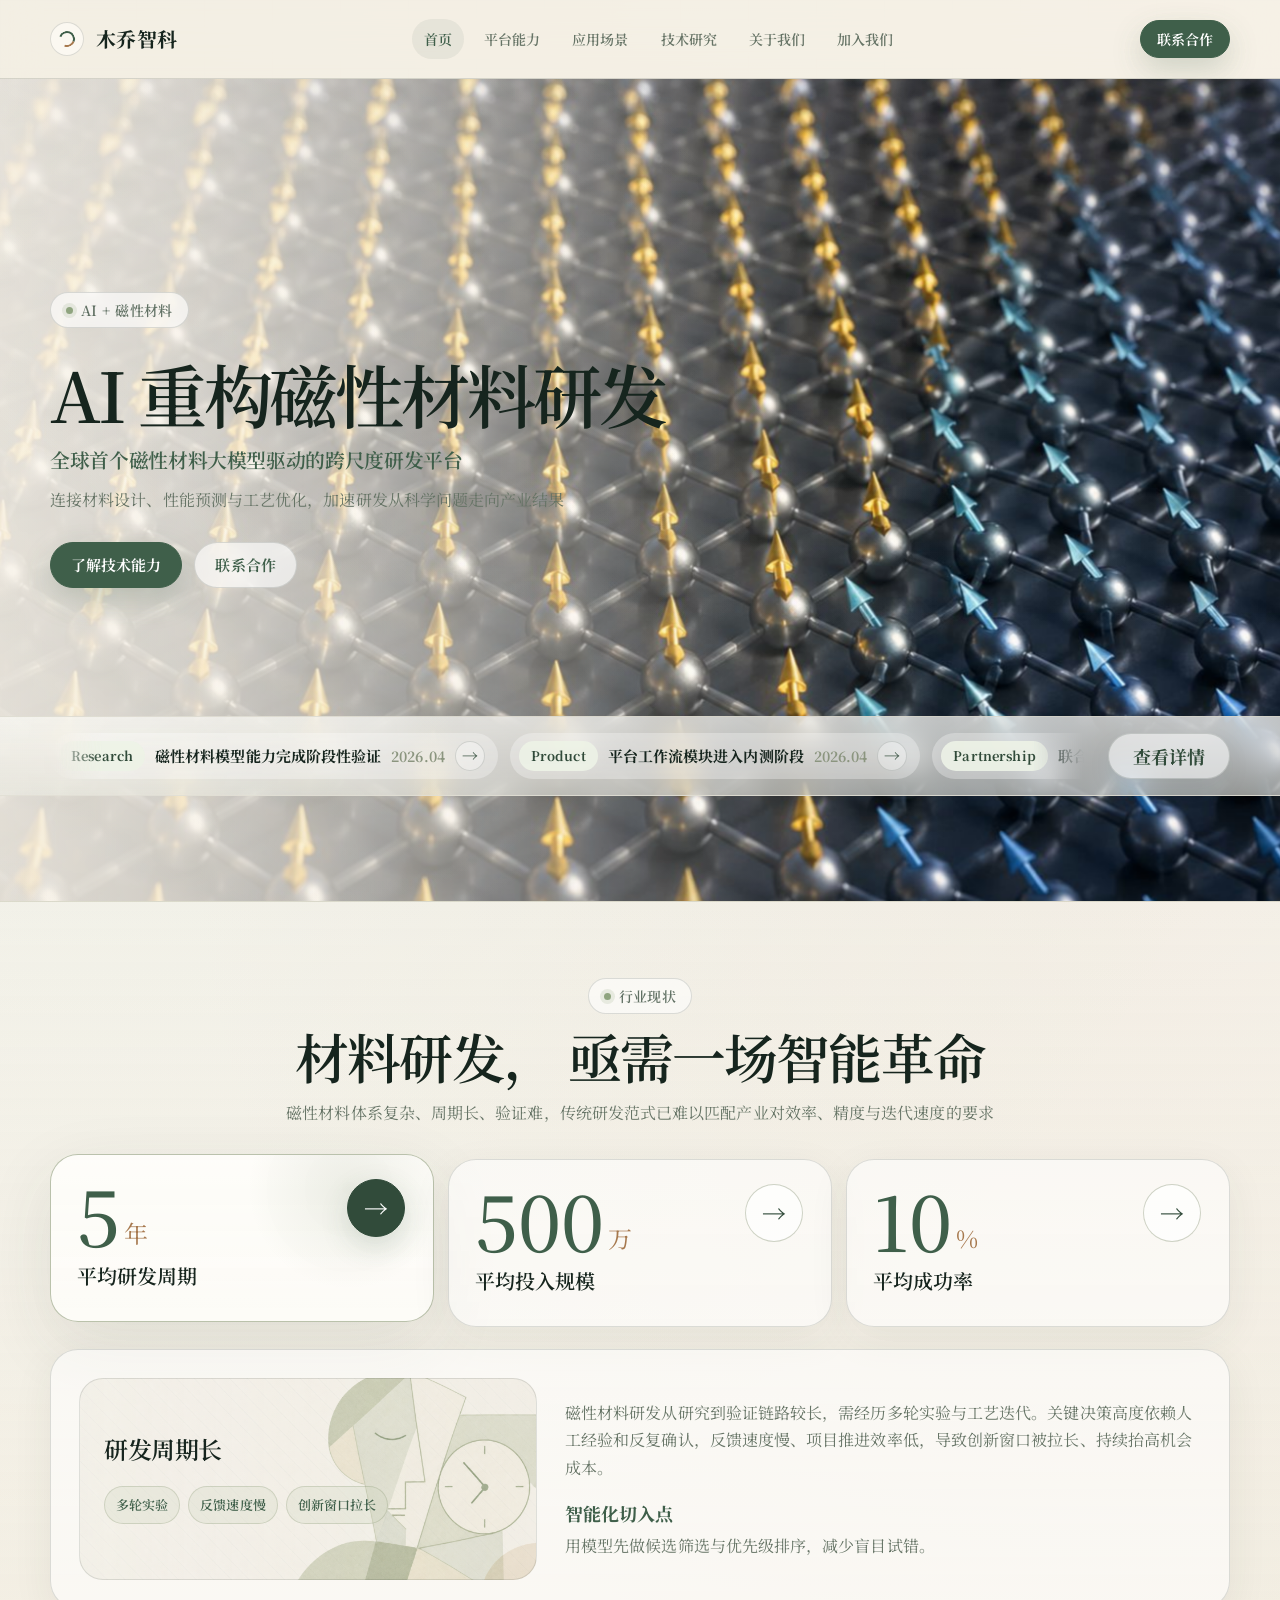
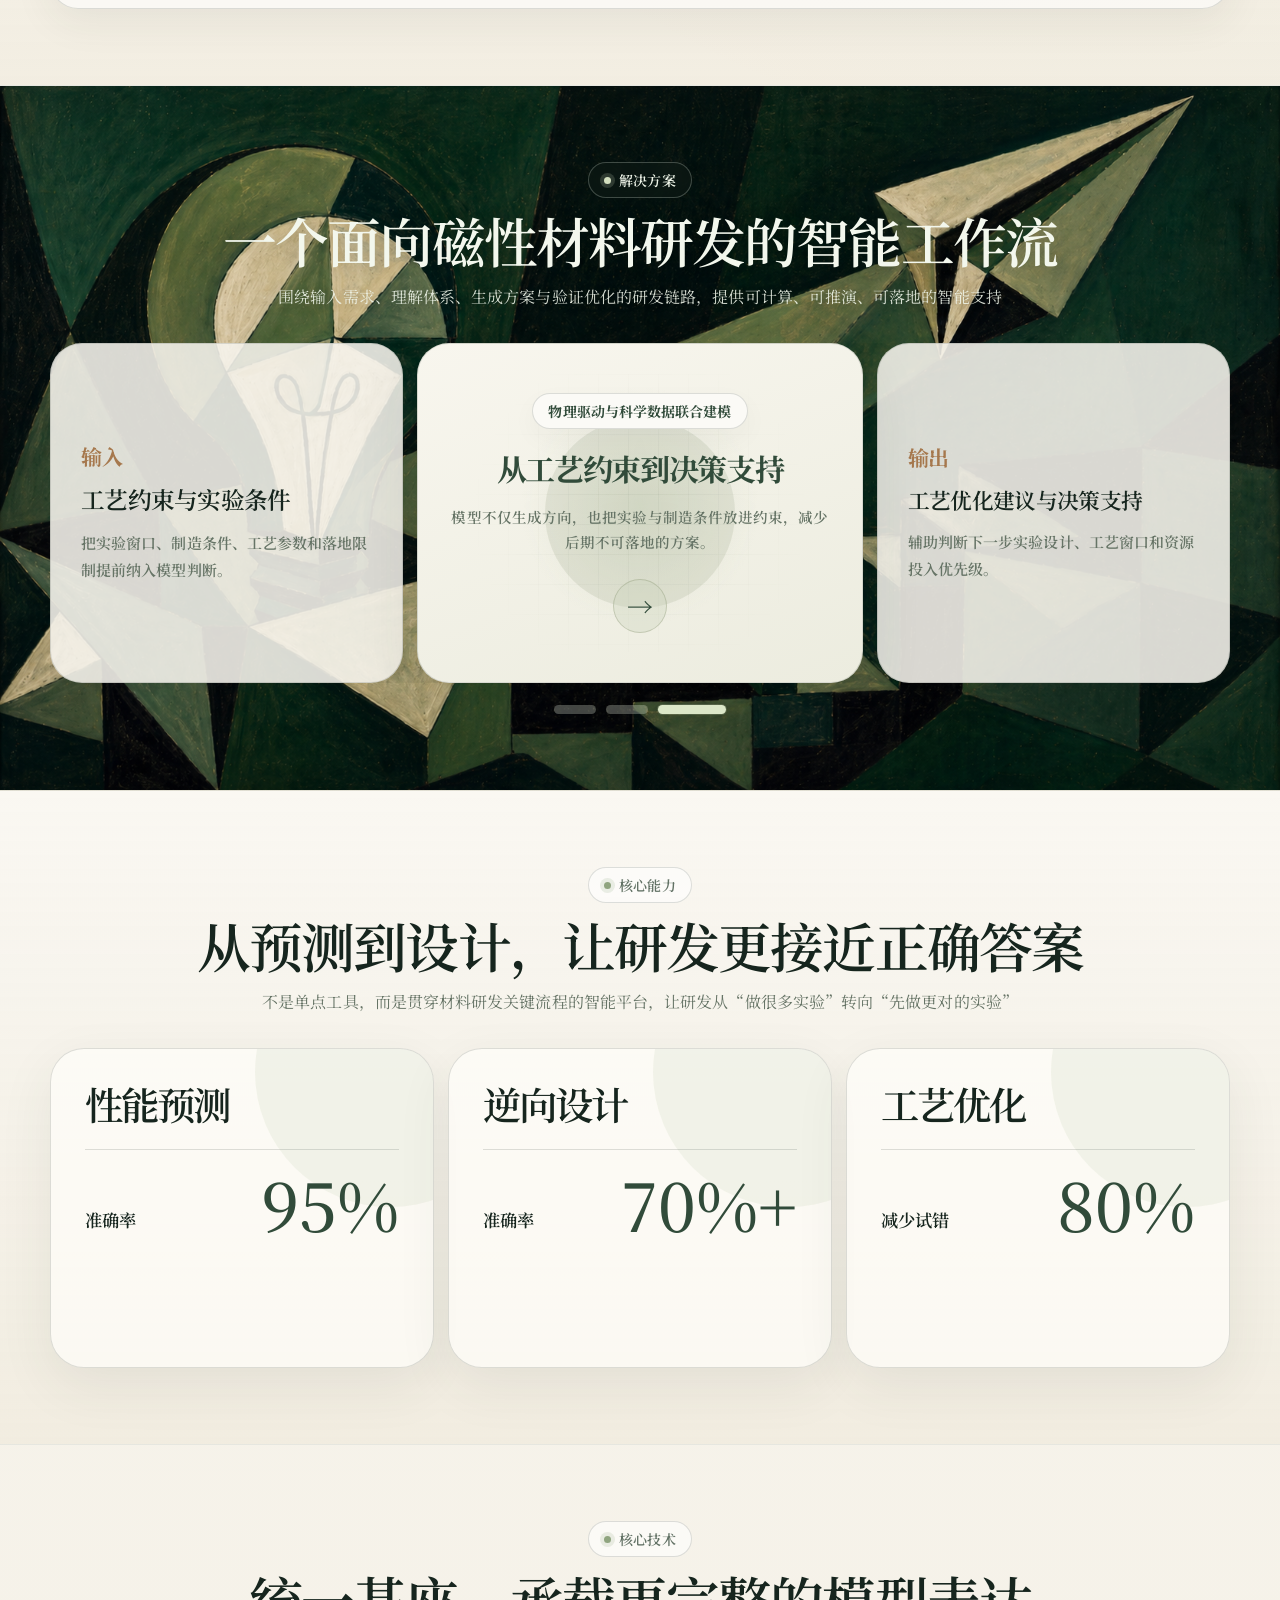
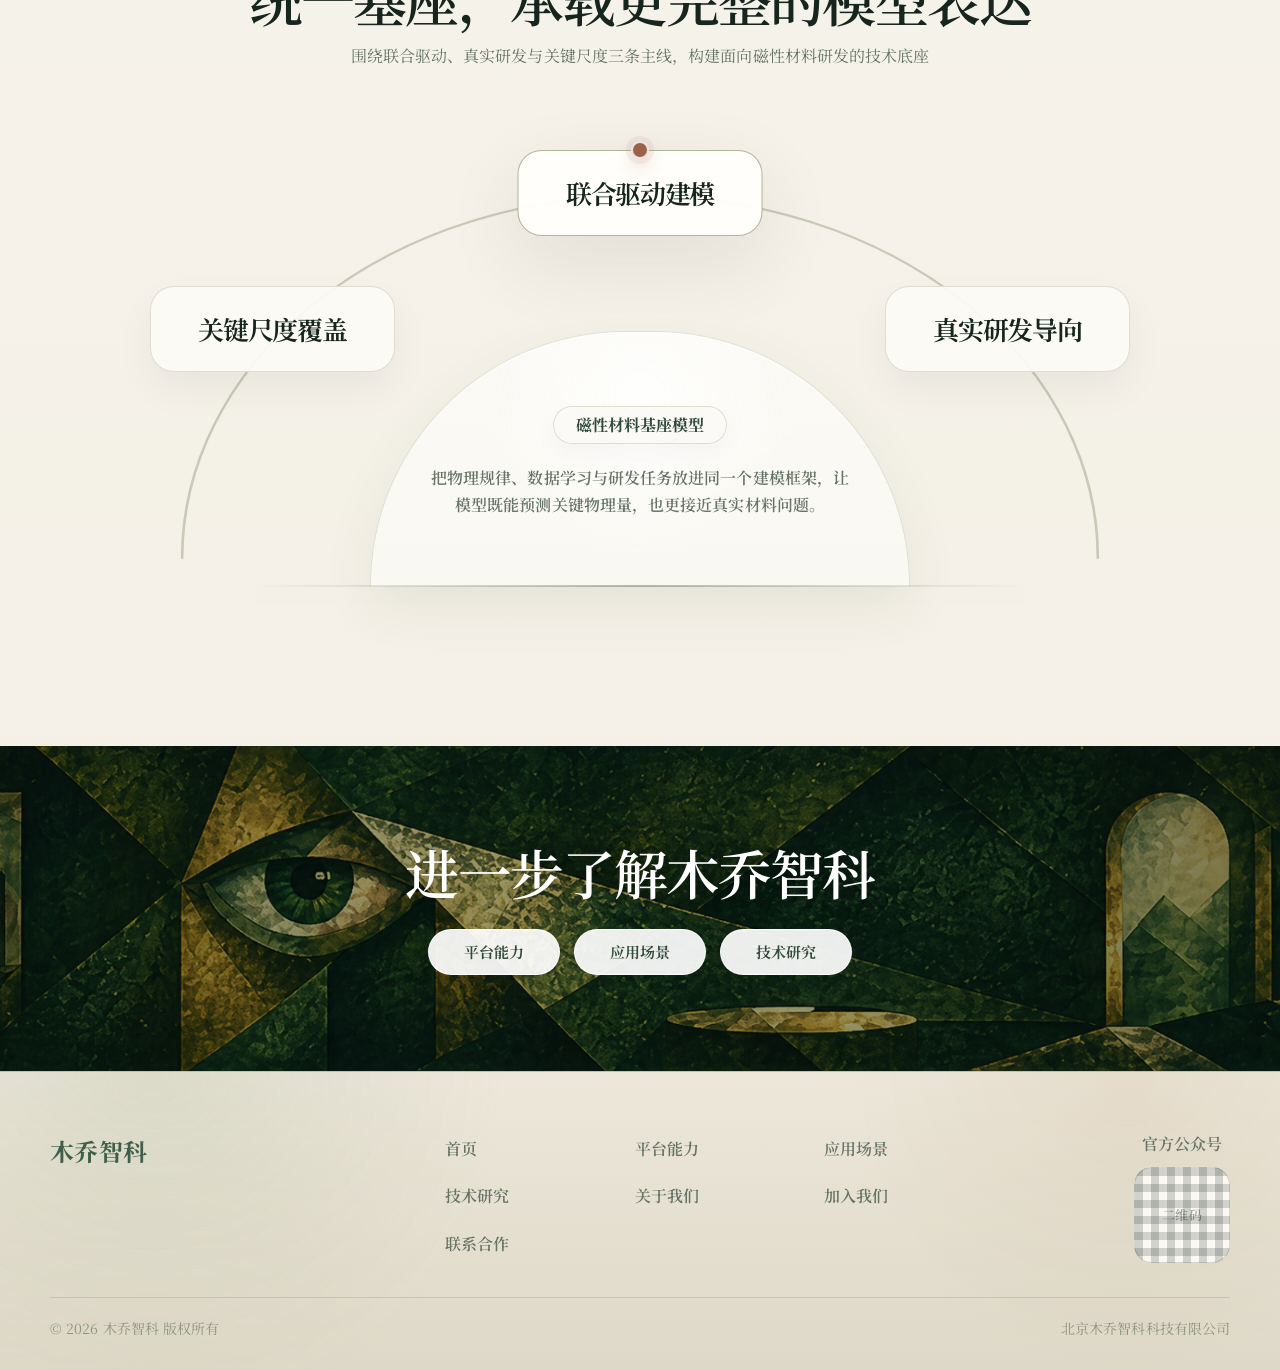
<file: index.html>
<!DOCTYPE html>
<html class="theme-light-green" lang="zh-CN">
 <head>
  <meta charset="utf-8">
  <meta content="width=device-width, initial-scale=1.0" name="viewport">
  <title>
   首页 | 木乔智科
  </title>
  <meta content="木乔智科官网" name="description">
  <link href="styles.css" rel="stylesheet">
 </head>
 <body class="home-page">
  <header class="site-header" data-site-header>
   <div class="container nav-wrap">
    <a aria-label="木乔智科首页" class="brand" href="index.html">
     <span aria-hidden="true" class="brand-mark">
      <span>
      </span>
     </span>
     <span class="brand-copy">
      <strong>
       木乔智科
      </strong>
     </span>
    </a>
    <nav aria-label="主导航" class="nav-links">
     <a class="active" href="index.html">
      首页
     </a>
     <a href="platform.html">
      平台能力
     </a>
     <a href="application.html">
      应用场景
     </a>
     <a href="research.html">
      技术研究
     </a>
     <a href="team.html">
      关于我们
     </a>
     <a href="careers.html">
      加入我们
     </a>
    </nav>
    <a class="button button--small button--solid nav-cta" href="contact.html">
     联系合作
    </a>
    <button aria-label="打开导航" class="nav-toggle" data-nav-toggle type="button">
     <span>
     </span>
     <span>
     </span>
    </button>
   </div>
  </header>
  <main>
   <section class="hero hero--home section-pad">
    <div aria-hidden="true" class="home-hero-carousel" data-home-carousel>
     <div class="home-hero-slide is-active" data-motion="zoom-out" style="background-image: url('assets/hero-carousel/01-lab.jpg');">
     </div>
     <div class="home-hero-slide" data-motion="zoom-in" style="background-image: url('assets/hero-carousel/02-lattice.jpg');">
     </div>
     <div class="home-hero-slide" data-motion="zoom-out" style="background-image: url('assets/hero-carousel/03-magnetic-domain.jpg');">
     </div>
     <div class="home-hero-slide" data-motion="zoom-in" style="background-image: url('assets/hero-carousel/04-server-room.jpg');">
     </div>
     <div class="home-hero-slide" data-motion="zoom-out" style="background-image: url('assets/hero-carousel/05-motor.jpg');">
     </div>
     <div class="home-hero-slide" data-motion="zoom-in" style="background-image: url('assets/hero-carousel/06-chip.jpg');">
     </div>
     <div class="home-hero-slide" data-motion="zoom-out" style="background-image: url('assets/hero-carousel/07-wind-turbine.jpg');">
     </div>
     <div class="home-hero-slide" data-motion="zoom-in" style="background-image: url('assets/hero-carousel/08-robot-factory.jpg');">
     </div>
     <div class="home-hero-mask home-hero-mask--left">
     </div>
     <div class="home-hero-mask home-hero-mask--soft">
     </div>
    </div>
    <div class="container hero-grid">
     <div class="hero-copy reveal">
      <p class="eyebrow">
       AI + 磁性材料
      </p>
      <h1>
       AI 重构磁性材料研发
      </h1>
      <p class="hero-lead">
       全球首个磁性材料大模型驱动的跨尺度研发平台
      </p>
      <p class="hero-sublead">
       连接材料设计、性能预测与工艺优化，加速研发从科学问题走向产业结果
      </p>
      <div class="hero-actions">
       <a class="button button--solid" href="#solution-workflow">
        了解技术能力
       </a>
       <a class="button button--ghost" href="contact.html">
        联系合作
       </a>
      </div>
     </div>
    </div>
    <div aria-label="新闻动态" class="home-updates-ticker reveal">
     <div class="container home-updates-inner">
      <div class="home-updates-viewport" aria-live="off">
       <div class="home-updates-track" data-updates-track>
        <a class="home-update-item" href="research.html">
         <span class="home-update-tag">
          Research
         </span>
         <span class="home-update-title">
          磁性材料模型能力完成阶段性验证
         </span>
         <span class="home-update-date">
          2026.04
         </span>
         <span aria-hidden="true" class="home-update-arrow">
          →
         </span>
        </a>
        <a class="home-update-item" href="platform.html">
         <span class="home-update-tag">
          Product
         </span>
         <span class="home-update-title">
          平台工作流模块进入内测阶段
         </span>
         <span class="home-update-date">
          2026.04
         </span>
         <span aria-hidden="true" class="home-update-arrow">
          →
         </span>
        </a>
        <a class="home-update-item" href="contact.html">
         <span class="home-update-tag">
          Partnership
         </span>
         <span class="home-update-title">
          联合研发合作模式开放沟通
         </span>
         <span class="home-update-date">
          2026.03
         </span>
         <span aria-hidden="true" class="home-update-arrow">
          →
         </span>
        </a>
        <a class="home-update-item" href="research.html">
         <span class="home-update-tag">
          Research
         </span>
         <span class="home-update-title">
          跨尺度建模路线完成内部评审
         </span>
         <span class="home-update-date">
          2026.03
         </span>
         <span aria-hidden="true" class="home-update-arrow">
          →
         </span>
        </a>
        <a class="home-update-item" href="application.html">
         <span class="home-update-tag">
          Application
         </span>
         <span class="home-update-title">
          高性能磁材应用场景完成梳理
         </span>
         <span class="home-update-date">
          2026.02
         </span>
         <span aria-hidden="true" class="home-update-arrow">
          →
         </span>
        </a>
       </div>
      </div>
      <a class="home-updates-link" href="research.html">
       查看详情
      </a>
     </div>
    </div>
   </section>
   <section class="section-pad soft-block" id="industry">
    <div class="container split-head reveal">
     <p class="eyebrow">
      行业现状
     </p>
     <h2>
      材料研发， 亟需一场智能革命
     </h2>
     <p>
      磁性材料体系复杂、周期长、验证难，传统研发范式已难以匹配产业对效率、精度与迭代速度的要求
     </p>
    </div>
    <div class="container metric-grid industry-tabs" role="tablist" aria-label="行业现状指标切换">
     <article aria-controls="industry-detail-panel" aria-selected="true" class="metric-card industry-card reveal" data-card="cycle" id="industry-tab-cycle" role="tab" tabindex="0">
      <div class="metric-num">
       <strong>
        5
       </strong>
       <span>
        年
       </span>
      </div>
      <small>
       平均研发周期
      </small>
      <span aria-hidden="true" class="industry-card-arrow" style="position:absolute;top:24px;right:28px;left:auto;bottom:auto;">
       →
      </span>
     </article>
     <article aria-controls="industry-detail-panel" aria-selected="false" class="metric-card industry-card reveal" data-card="cost" id="industry-tab-cost" role="tab" tabindex="-1">
      <div class="metric-num">
       <strong>
        500
       </strong>
       <span>
        万
       </span>
      </div>
      <small>
       平均投入规模
      </small>
      <span aria-hidden="true" class="industry-card-arrow" style="position:absolute;top:24px;right:28px;left:auto;bottom:auto;">
       →
      </span>
     </article>
     <article aria-controls="industry-detail-panel" aria-selected="false" class="metric-card industry-card reveal" data-card="data" id="industry-tab-data" role="tab" tabindex="-1">
      <div class="metric-num">
       <strong>
        10
       </strong>
       <span>
        %
       </span>
      </div>
      <small>
       平均成功率
      </small>
      <span aria-hidden="true" class="industry-card-arrow" style="position:absolute;top:24px;right:28px;left:auto;bottom:auto;">
       →
      </span>
     </article>
    </div>
    <div class="container industry-detail-wrap reveal">
     <article aria-labelledby="industry-tab-cycle" class="industry-detail-panel" data-industry-detail="cycle" id="industry-detail-panel" role="tabpanel" tabindex="0">
      <div class="industry-detail-left">
       <h3 id="industryDetailTitle">
        研发周期长
       </h3>
       <div class="industry-detail-keywords" id="industryDetailKeywords">
        <span>
         多轮实验
        </span>
        <span>
         反馈速度慢
        </span>
        <span>
         创新窗口拉长
        </span>
       </div>
      </div>
      <div class="industry-detail-right">
       <p class="industry-detail-copy" id="industryDetailCopy">
        磁性材料研发不是单点参数优化，而是材料体系、结构尺度、工艺条件和性能目标的连续耦合。传统方式需要多轮实验确认，周期被不断拉长，也让创新窗口和市场机会被稀释。
       </p>
       <div class="industry-detail-extras" id="industryDetailExtras">
        <div class="industry-detail-extra-item">
         <strong>为什么慢</strong>
         <span>实验与计算之间反馈不连续，关键判断依赖人工复盘。</span>
        </div>
        <div class="industry-detail-extra-item">
         <strong>带来影响</strong>
         <span>项目推进效率低，验证链路长，机会成本逐步增加。</span>
        </div>
       </div>
      </div>
     </article>
    </div>
   </section>
   <section class="section-pad solution-workflow-section" id="solution-workflow">
    <div class="container section-head reveal">
     <p class="eyebrow">
      解决方案
     </p>
     <h2>
      一个面向磁性材料研发的智能工作流
     </h2>
     <p>
      围绕输入需求、理解体系、生成方案与验证优化的研发链路，提供可计算、可推演、可落地的智能支持
     </p>
    </div>
    <div class="container workflow-carousel reveal" data-workflow-carousel>
     <div class="workflow-stage" data-workflow-stage>
      <article class="workflow-slide is-active">
       <div class="workflow-card">
        <div class="workflow-role">
         输入
        </div>
        <h3>
         材料成分与体系边界
        </h3>
        <p>
         定义元素组成、结构边界、候选空间和基础物理约束。
        </p>
       </div>
       <div class="workflow-engine">
        <div class="workflow-engine-inner">
         <div class="workflow-engine-label">
          物理驱动与科学数据联合建模
         </div>
         <div class="workflow-engine-title">
          从体系边界到候选生成
         </div>
         <p class="workflow-engine-copy">
          先把问题转化成可搜索空间，再通过物理约束和科学数据筛出更高价值的候选方向。
         </p>
         <div aria-hidden="true" class="workflow-engine-arrow">
          →
         </div>
        </div>
       </div>
       <div class="workflow-card">
        <div class="workflow-role">
         输出
        </div>
        <h3>
         候选配方与材料方案
        </h3>
        <p>
         输出可进一步计算、实验验证或横向比较的候选组合。
        </p>
       </div>
      </article>
      <article class="workflow-slide">
       <div class="workflow-card">
        <div class="workflow-role">
         输入
        </div>
        <h3>
         目标性能与应用需求
        </h3>
        <p>
         输入磁学、热学、力学等关键指标，以及终端应用场景要求。
        </p>
       </div>
       <div class="workflow-engine">
        <div class="workflow-engine-inner">
         <div class="workflow-engine-label">
          物理驱动与科学数据联合建模
         </div>
         <div class="workflow-engine-title">
          从性能目标到方案反推
         </div>
         <p class="workflow-engine-copy">
          围绕目标性能进行多维预测、推理与方案搜索，让筛选逻辑从经验判断转向模型辅助。
         </p>
         <div aria-hidden="true" class="workflow-engine-arrow">
          →
         </div>
        </div>
       </div>
       <div class="workflow-card">
        <div class="workflow-role">
         输出
        </div>
        <h3>
         关键性能评估与比较
        </h3>
        <p>
         对不同方案进行性能预测、解释、排序和横向比较。
        </p>
       </div>
      </article>
      <article class="workflow-slide">
       <div class="workflow-card">
        <div class="workflow-role">
         输入
        </div>
        <h3>
         工艺约束与实验条件
        </h3>
        <p>
         把实验窗口、制造条件、工艺参数和落地限制提前纳入模型判断。
        </p>
       </div>
       <div class="workflow-engine">
        <div class="workflow-engine-inner">
         <div class="workflow-engine-label">
          物理驱动与科学数据联合建模
         </div>
         <div class="workflow-engine-title">
          从工艺约束到决策支持
         </div>
         <p class="workflow-engine-copy">
          模型不仅生成方向，也把实验与制造条件放进约束，减少后期不可落地的方案。
         </p>
         <div aria-hidden="true" class="workflow-engine-arrow">
          →
         </div>
        </div>
       </div>
       <div class="workflow-card">
        <div class="workflow-role">
         输出
        </div>
        <h3 class="workflow-long-title">
         工艺优化建议与决策支持
        </h3>
        <p>
         辅助判断下一步实验设计、工艺窗口和资源投入优先级。
        </p>
       </div>
      </article>
     </div>
     <div class="workflow-controls">
      <div aria-label="研发链路切换" class="workflow-dots" role="tablist">
       <button aria-label="查看第一条研发链路" class="workflow-dot is-active" data-index="0" type="button"></button>
       <button aria-label="查看第二条研发链路" class="workflow-dot" data-index="1" type="button"></button>
       <button aria-label="查看第三条研发链路" class="workflow-dot" data-index="2" type="button"></button>
      </div>
     </div>
    </div>
   </section>
   <section class="section-pad soft-block">
    <div class="container section-head reveal">
     <p class="eyebrow">
      核心能力
     </p>
     <h2>
      从预测到设计，让研发更接近正确答案
     </h2>
     <p>
      不是单点工具，而是贯穿材料研发关键流程的智能平台，让研发从&ldquo;做很多实验&rdquo;转向&ldquo;先做更对的实验&rdquo;
     </p>
    </div>
    <div class="container capability-row capability-reveal-row">
     <article class="capability-card capability-reveal-card reveal">
      <div class="capability-reveal-main">
       <h3>
        性能预测
       </h3>
       <div class="stat capability-reveal-stat">
        <span>
         准确率
        </span>
        <strong>
         95%
        </strong>
       </div>
      </div>
      <p class="capability-reveal-detail">
       面向磁学、热学、力学等关键指标，提升材料性能评估效率与可靠性
      </p>
     </article>
     <article class="capability-card capability-reveal-card reveal">
      <div class="capability-reveal-main">
       <h3>
        逆向设计
       </h3>
       <div class="stat capability-reveal-stat">
        <span>
         准确率
        </span>
        <strong>
         70%+
        </strong>
       </div>
      </div>
      <p class="capability-reveal-detail">
       从目标性能出发，反推更优材料组成与候选方案，加快方向筛选
      </p>
     </article>
     <article class="capability-card capability-reveal-card reveal">
      <div class="capability-reveal-main">
       <h3>
        工艺优化
       </h3>
       <div class="stat capability-reveal-stat">
        <span>
         减少试错
        </span>
        <strong>
         80%
        </strong>
       </div>
      </div>
      <p class="capability-reveal-detail">
       围绕实验与制造条件减少试错次数，提高研发效率与可实现性
      </p>
     </article>
    </div>
   </section>
   <section aria-labelledby="ring-title" class="ring-section section-pad">
    <div class="container ring-head section-head reveal">
     <p class="eyebrow ring-eyebrow">
      核心技术
     </p>
     <h2 id="ring-title">
      统一基座，承载更完整的模型表达
     </h2>
     <p>
      围绕联合驱动、真实研发与关键尺度三条主线，构建面向磁性材料研发的技术底座
     </p>
    </div>
    <div class="container ring-panel reveal">
     <div class="ring-stage has-active" data-ring-stage>
      <div aria-hidden="true" class="ring-orbit" data-ring-orbit>
       <svg class="ring-orbit-svg" preserveAspectRatio="none" viewBox="0 0 1000 420">
        <path class="ring-orbit-path" d="M 112 390 A 388 388 0 0 1 888 390"></path>
       </svg>
      </div>
      <span aria-hidden="true" class="ring-orbit-ball" data-ring-ball></span>
      <button aria-pressed="false" class="ring-node scale" data-ring-node="scale" type="button">
       <strong>
        关键尺度覆盖
       </strong>
      </button>
      <button aria-pressed="true" class="ring-node joint is-active" data-ring-node="joint" type="button">
       <strong>
        联合驱动建模
       </strong>
      </button>
      <button aria-pressed="false" class="ring-node real" data-ring-node="real" type="button">
       <strong>
        真实研发导向
       </strong>
      </button>
      <div class="center-dome-wrap">
       <article aria-live="polite" class="center-dome" data-center-dome>
        <div class="center-label">
         磁性材料基座模型
        </div>
        <p data-ring-desc>
         把物理规律、数据学习与研发任务放进同一个建模框架，让模型既能预测关键物理量，也更接近真实材料问题。
        </p>
       </article>
      </div>
     </div>
    </div>
   </section>
   <section class="cta-band home-cta">
    <div class="container">
     <h2>
      进一步了解木乔智科
     </h2>
     <div aria-label="页面快捷入口" class="home-cta-actions">
      <a class="button button--solid home-cta-link" href="platform.html">
       平台能力
      </a>
      <a class="button button--solid home-cta-link" href="application.html">
       应用场景
      </a>
      <a class="button button--solid home-cta-link" href="research.html">
       技术研究
      </a>
     </div>
    </div>
   </section>
  </main>
  <footer class="site-footer">
   <div class="container footer-grid">
    <a class="footer-brand" href="index.html">
     <strong>
      木乔智科
     </strong>
    </a>
    <nav aria-label="页脚导航" class="footer-links">
     <a href="index.html">
      首页
     </a>
     <a href="platform.html">
      平台能力
     </a>
     <a href="application.html">
      应用场景
     </a>
     <a href="research.html">
      技术研究
     </a>
     <a href="team.html">
      关于我们
     </a>
     <a href="careers.html">
      加入我们
     </a>
     <a href="contact.html">
      联系合作
     </a>
    </nav>
    <div class="footer-qr">
     <span>
      官方公众号
     </span>
     <div class="qr-box">
      二维码
     </div>
    </div>
   </div>
   <div class="container footer-bottom">
    <span>
     &copy; 2026 木乔智科 版权所有
    </span>
    <span>
     北京木乔智科科技有限公司
    </span>
   </div>
  </footer>
  <script src="app.js">
  </script>
 </body>
</html>
</file>
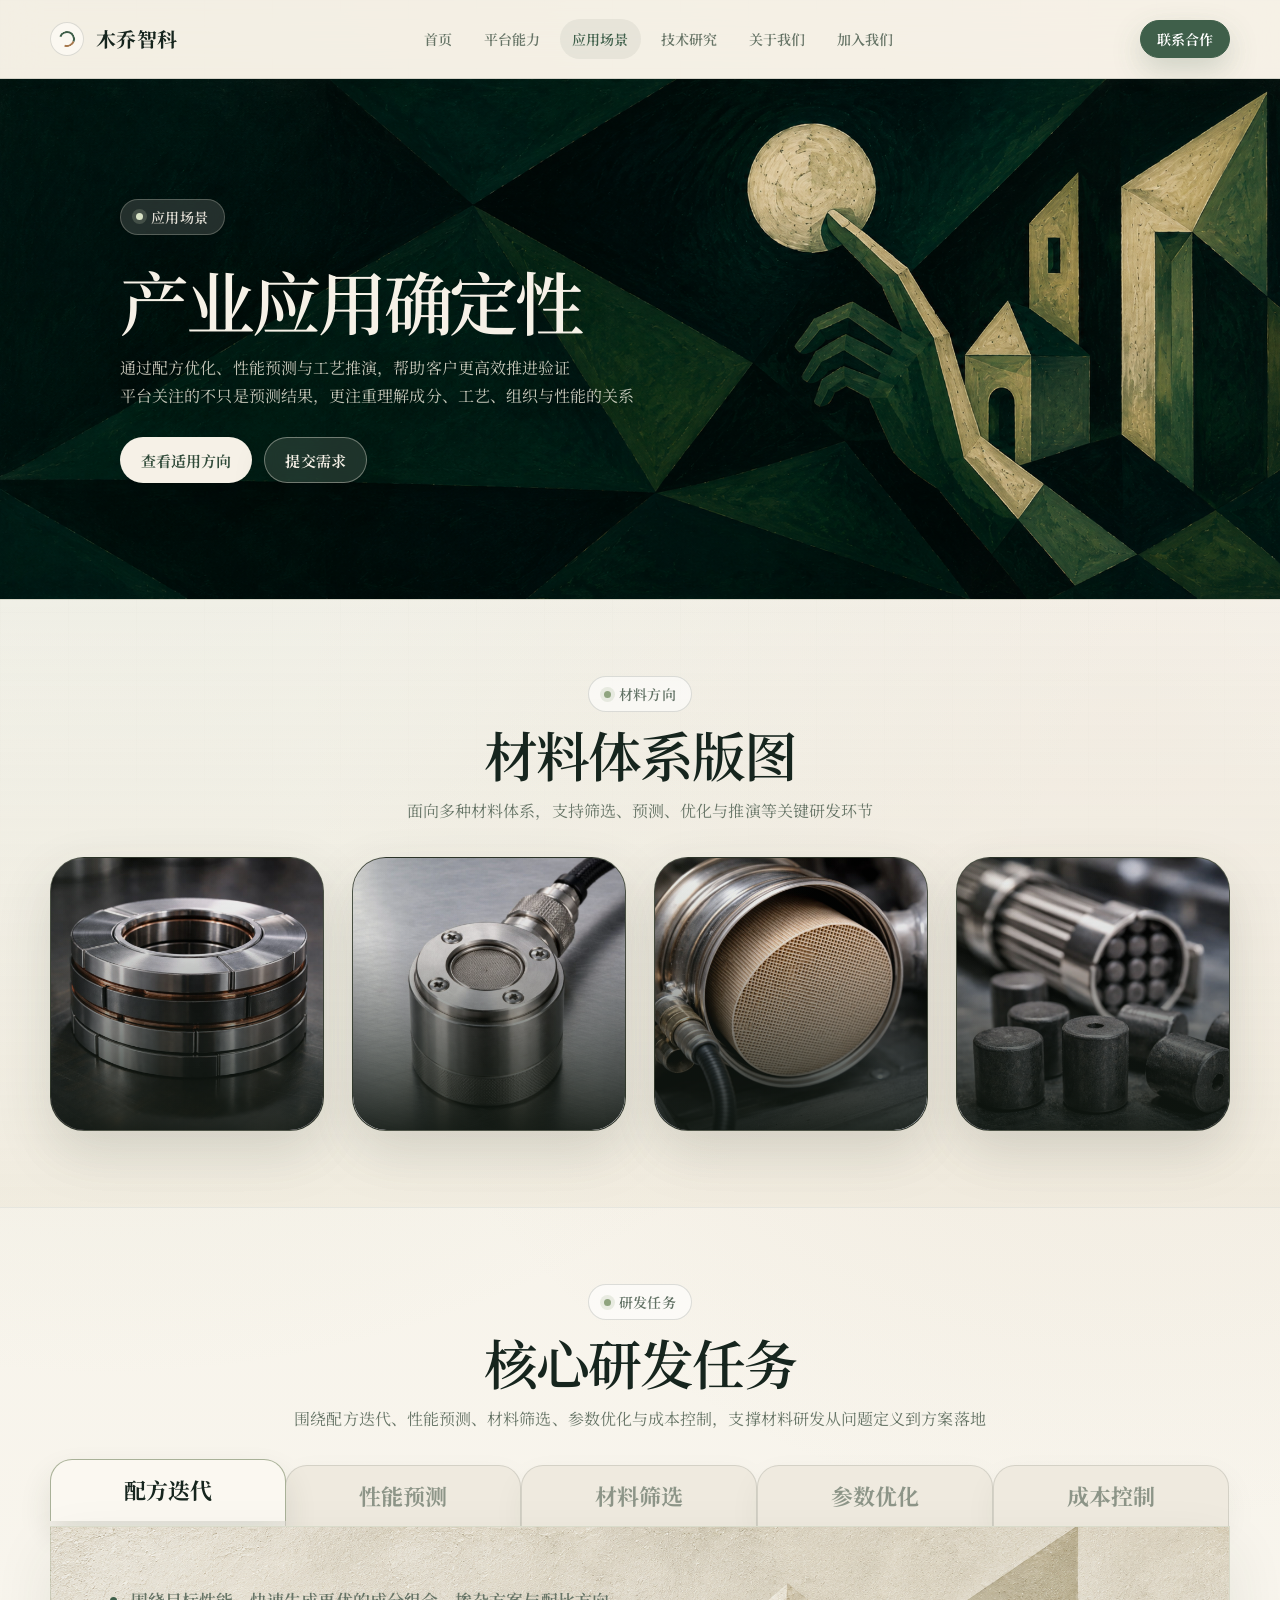
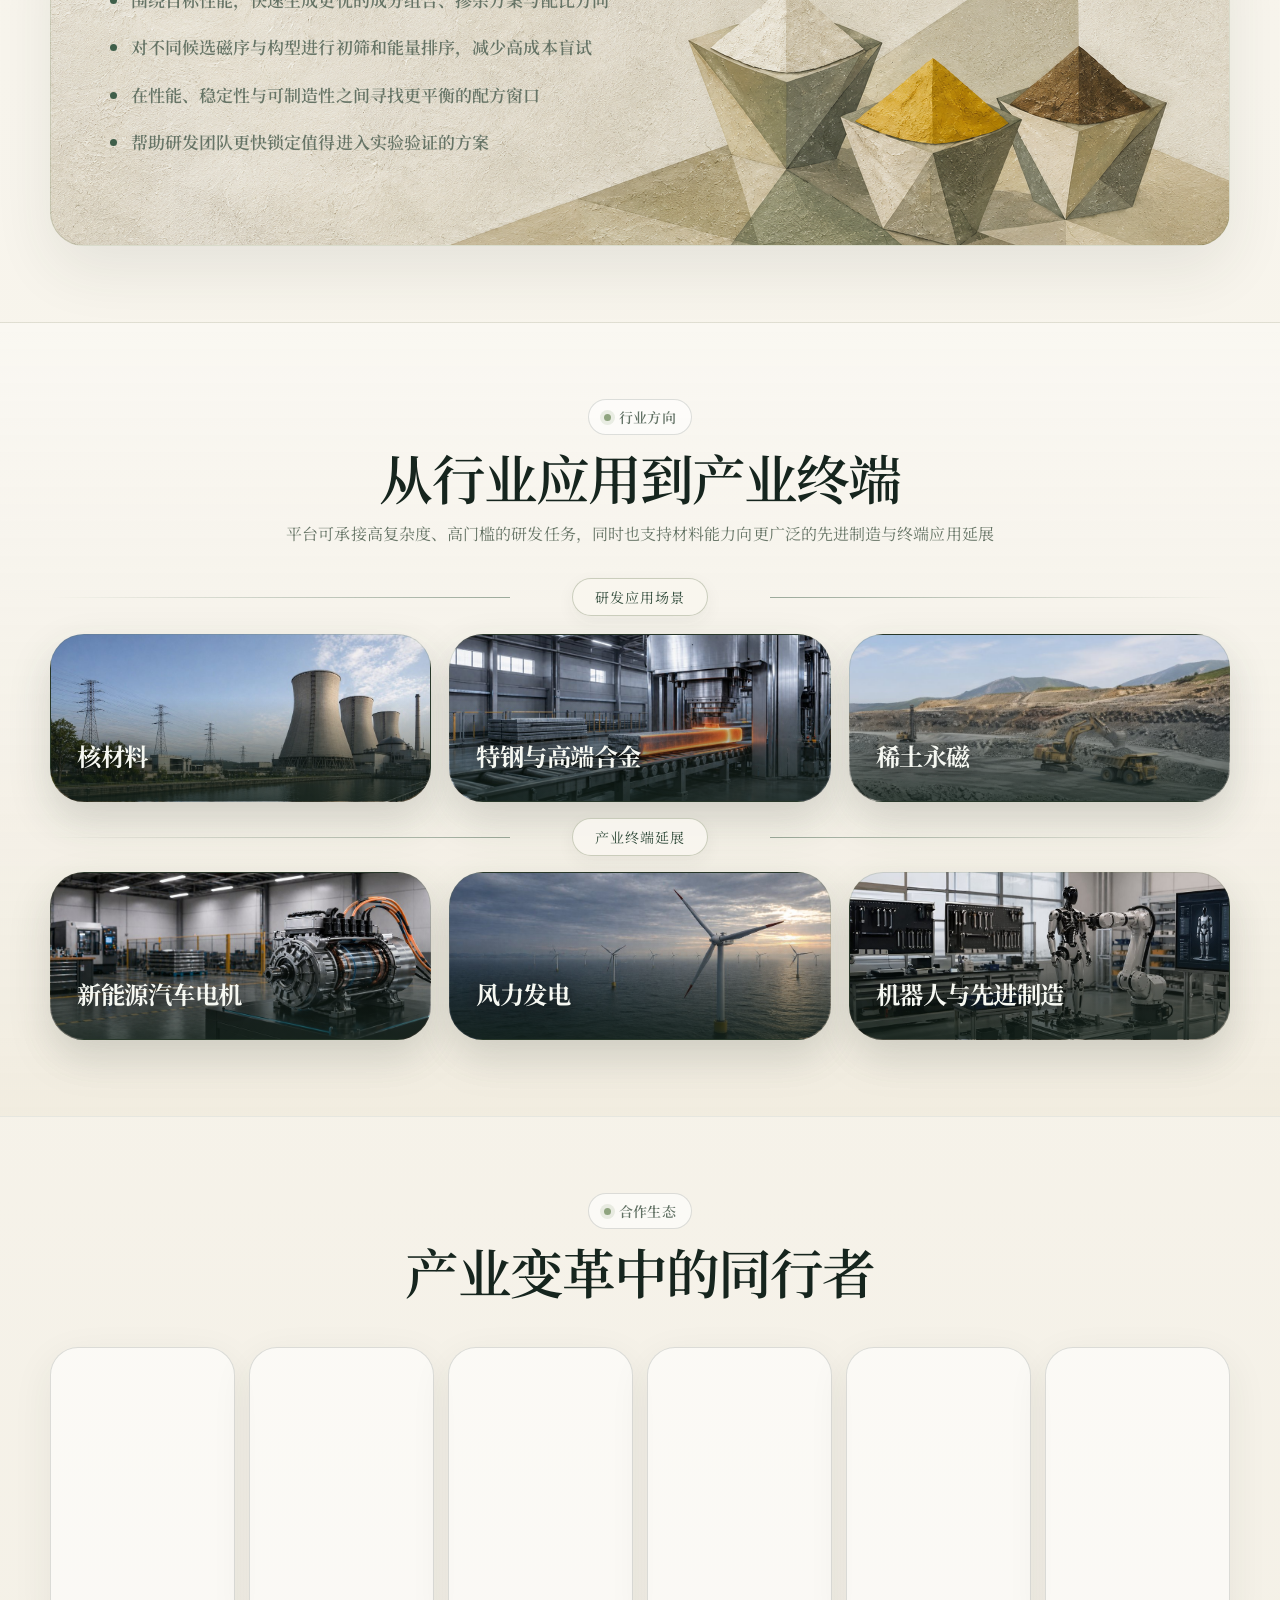
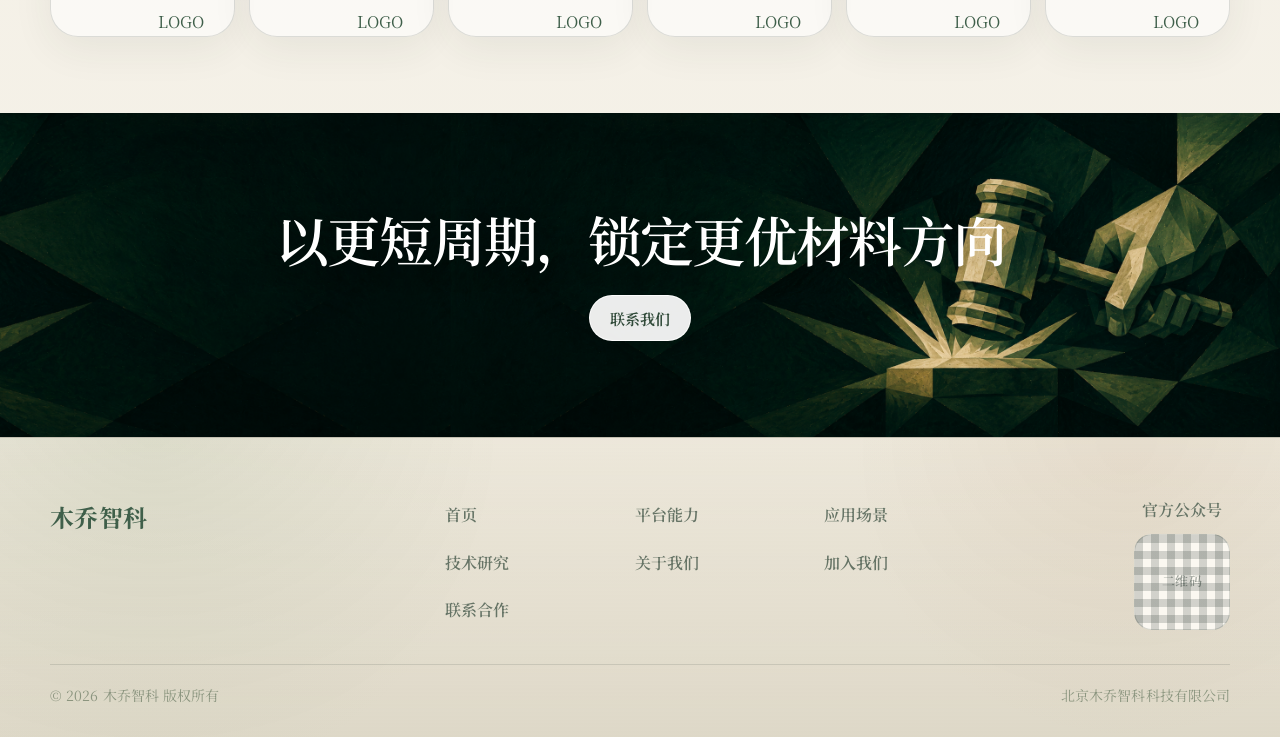
<file: application.html>
<!DOCTYPE html>
<html class="theme-light-green" lang="zh-CN">
 <head>
  <meta charset="utf-8">
  <meta content="width=device-width, initial-scale=1.0" name="viewport">
  <title>
   应用场景 | 木乔智科
  </title>
  <meta content="木乔智科应用场景页面：展示平台可服务的材料体系、研发任务、行业方向与终端应用。" name="description">
  <link href="styles.css" rel="stylesheet">
 </head>
 <body class="application-page">
  <header class="site-header" data-site-header>
   <div class="container nav-wrap">
    <a aria-label="木乔智科首页" class="brand" href="index.html">
     <span aria-hidden="true" class="brand-mark"><span></span></span>
     <span class="brand-copy"><strong>木乔智科</strong></span>
    </a>
    <nav aria-label="主导航" class="nav-links">
     <a href="index.html">首页</a>
     <a href="platform.html">平台能力</a>
     <a class="active" href="application.html">应用场景</a>
     <a href="research.html">技术研究</a>
     <a href="team.html">关于我们</a>
     <a href="careers.html">加入我们</a>
    </nav>
    <a class="button button--small button--solid nav-cta" href="contact.html">联系合作</a>
    <button aria-label="打开导航" class="nav-toggle" data-nav-toggle type="button">
     <span></span>
     <span></span>
    </button>
   </div>
  </header>
  <main>
   <section class="hero hero--sub section-pad">
    <div class="container hero-grid">
     <div class="hero-copy reveal">
      <p class="eyebrow">应用场景</p>
      <h1>产业应用确定性</h1>
      <p class="hero-sublead">
       通过配方优化、性能预测与工艺推演，帮助客户更高效推进验证<br>
       平台关注的不只是预测结果，更注重理解成分、工艺、组织与性能的关系
      </p>
      <div class="hero-actions">
       <a class="button button--solid" href="#application-materials">查看适用方向</a>
       <a class="button button--ghost" href="#application-cta">提交需求</a>
      </div>
     </div>
    </div>
   </section>

   <section class="section-pad soft-block application-materials" id="application-materials">
    <div class="container section-head reveal">
     <p class="eyebrow">材料方向</p>
     <h2>材料体系版图</h2>
     <p>
      面向多种材料体系，支持筛选、预测、优化与推演等关键研发环节
     </p>
    </div>
    <div class="container application-material-grid reveal">
     <article class="material-card material-card--magnet" tabindex="0">
      <div class="material-card__media" aria-hidden="true">
       <img src="assets/material-direct/material-magnet.jpg" alt="永磁材料" loading="lazy" />
      </div>
      <div class="material-card__surface"></div>
      <div class="material-card__content">
       <h3>永磁材料</h3>
       <p>面向永磁、软磁及相关磁性体系，支持成分筛选、性能预测与工艺方向优化</p>
      </div>
     </article>
     <article class="material-card material-card--fenickel" tabindex="0">
      <div class="material-card__media" aria-hidden="true">
       <img src="assets/material-direct/material-fenickel.jpg" alt="铁镍材料" loading="lazy" />
      </div>
      <div class="material-card__surface"></div>
      <div class="material-card__content">
       <h3>铁镍材料</h3>
       <p>围绕合金性能与磁致伸缩等问题，帮助寻找更高效的设计与优化路径</p>
      </div>
     </article>
     <article class="material-card material-card--catalyst" tabindex="0">
      <div class="material-card__media" aria-hidden="true">
       <img src="assets/material-direct/material-catalyst.jpg" alt="催化材料" loading="lazy" />
      </div>
      <div class="material-card__surface"></div>
      <div class="material-card__content">
       <h3>催化材料</h3>
       <p>适合需要做候选材料筛选、结构评估与性能趋势判断的研发任务</p>
      </div>
     </article>
     <article class="material-card material-card--uranium" tabindex="0">
      <div class="material-card__media" aria-hidden="true">
       <img src="assets/material-direct/material-uranium.jpg" alt="氧化铀材料" loading="lazy" />
      </div>
      <div class="material-card__surface"></div>
      <div class="material-card__content">
       <h3>氧化铀材料</h3>
       <p>面向核材料等高门槛场景，支持热磁耦合等复杂问题的建模与预测</p>
      </div>
     </article>
    </div>
   </section>

   <section class="section-pad">
    <div class="container section-head reveal">
     <p class="eyebrow">研发任务</p>
     <h2>核心研发任务</h2>
     <p>
      围绕配方迭代、性能预测、材料筛选、参数优化与成本控制，支撑材料研发从问题定义到方案落地
     </p>
    </div>
    <div class="container task-board reveal" data-tabs>
     <div class="task-tabs" role="tablist" aria-label="核心研发任务">
      <button class="active" type="button" data-tab="0">配方迭代</button>
      <button type="button" data-tab="1">性能预测</button>
      <button type="button" data-tab="2">材料筛选</button>
      <button type="button" data-tab="3">参数优化</button>
      <button type="button" data-tab="4">成本控制</button>
     </div>
     <div class="task-panels">
      <article class="active">
       <ul>
        <li>围绕目标性能，快速生成更优的成分组合、掺杂方案与配比方向</li>
        <li>对不同候选磁序与构型进行初筛和能量排序，减少高成本盲试</li>
        <li>在性能、稳定性与可制造性之间寻找更平衡的配方窗口</li>
        <li>帮助研发团队更快锁定值得进入实验验证的方案</li>
       </ul>
      </article>
      <article>
       <ul>
        <li>提前预测关键磁性与材料性能指标，辅助判断方案优先级</li>
        <li>快速识别高磁晶各向异性、高居里温度、高饱和磁化等潜力区域</li>
        <li>支持在不同温度、压强等条件下评估材料表现与变化趋势</li>
        <li>在进入实验前先完成一轮趋势判断，减少试错成本</li>
       </ul>
      </article>
      <article>
       <ul>
        <li>从大量候选材料中快速筛出更有潜力的组成与结构方向</li>
        <li>结合稳定性、性能趋势、交换强度等多维指标进行优先级排序</li>
        <li>支持对缺陷、晶界、析出相等真实结构因素进行磁性相关评估，减少“只看理想晶体”的偏差</li>
        <li>显著缩小实验验证范围，把资源集中到更值得做的样品上</li>
       </ul>
      </article>
      <article>
       <ul>
        <li>将研发从“成分 + 理想晶体”推进到“工艺 → 组织 → 性能”的联合优化</li>
        <li>围绕温度、压力、磁场、时间等关键条件，寻找更优工艺窗口</li>
        <li>为热处理、成形、取向控制等流程提供更明确的参数建议</li>
        <li>帮助获得目标有序度、晶粒尺寸与织构，从而改善最终材料表现</li>
       </ul>
      </article>
      <article>
       <ul>
        <li>在保证性能约束的前提下，探索更低稀土甚至无稀土的材料路线</li>
        <li>支持寻找兼顾磁性能、稳定性与成本的替代成分方案</li>
        <li>通过优化晶粒尺寸、晶界相与热处理路线，减少对重稀土的依赖</li>
        <li>面向产业落地直接服务降本目标</li>
       </ul>
      </article>
     </div>
    </div>
   </section>

   <section class="section-pad soft-block">
    <div class="container section-head reveal">
     <p class="eyebrow">行业方向</p>
     <h2>从行业应用到产业终端</h2>
     <p>
      平台可承接高复杂度、高门槛的研发任务，同时也支持材料能力向更广泛的先进制造与终端应用延展
     </p>
    </div>
    <div class="container enduse-grid reveal">
     <div class="enduse-divider enduse-divider--top" aria-hidden="true"><span>研发应用场景</span></div>

     <article class="enduse-card enduse-card--nuclear" tabindex="0">
      <div class="enduse-card__content">
       <h3 class="enduse-card__title">核材料</h3>
       <p class="enduse-card__text">针对高复杂度、多约束的材料体系研发需求，提供更高效的建模与验证路径。</p>
      </div>
     </article>
     <article class="enduse-card enduse-card--steel" tabindex="0">
      <div class="enduse-card__content">
       <h3 class="enduse-card__title">特钢与高端合金</h3>
       <p class="enduse-card__text">面向铁镍合金等体系的性能优化、参数对比与目标导向设计。</p>
      </div>
     </article>
     <article class="enduse-card enduse-card--rareearth" tabindex="0">
      <div class="enduse-card__content">
       <h3 class="enduse-card__title">稀土永磁</h3>
       <p class="enduse-card__text">支持配方优化、稀土减量与性能平衡，服务永磁材料研发与改良。</p>
      </div>
     </article>

     <div class="enduse-divider" aria-hidden="true"><span>产业终端延展</span></div>

     <article class="enduse-card enduse-card--motor" tabindex="0">
      <div class="enduse-card__content">
       <h3 class="enduse-card__title">新能源汽车电机</h3>
       <p class="enduse-card__text">面向驱动电机等应用，服务材料性能与工程目标之间的协同优化。</p>
      </div>
     </article>
     <article class="enduse-card enduse-card--wind" tabindex="0">
      <div class="enduse-card__content">
       <h3 class="enduse-card__title">风力发电</h3>
       <p class="enduse-card__text">支持与高性能磁性材料相关的研发需求，帮助提升筛选效率。</p>
      </div>
     </article>
     <article class="enduse-card enduse-card--robot" tabindex="0">
      <div class="enduse-card__content">
       <h3 class="enduse-card__title">机器人与先进制造</h3>
       <p class="enduse-card__text">面向电机、执行器等场景，支撑更快的材料方案探索。</p>
      </div>
     </article>
    </div>
   </section>

   <section class="section-pad">
    <div class="container section-head reveal">
     <p class="eyebrow">合作生态</p>
     <h2>产业变革中的同行者</h2>
    </div>
    <div class="container logo-wall reveal">
     <span>LOGO</span>
     <span>LOGO</span>
     <span>LOGO</span>
     <span>LOGO</span>
     <span>LOGO</span>
     <span>LOGO</span>
    </div>
   </section>

   <section class="cta-band" id="application-cta">
    <div class="container">
     <h2>以更短周期，锁定更优材料方向</h2>
     <a class="button button--solid" href="contact.html">联系我们</a>
    </div>
   </section>
  </main>
  <footer class="site-footer">
   <div class="container footer-grid">
    <a class="footer-brand" href="index.html">
     <strong>木乔智科</strong>
    </a>
    <nav aria-label="页脚导航" class="footer-links">
     <a href="index.html">首页</a>
     <a href="platform.html">平台能力</a>
     <a href="application.html">应用场景</a>
     <a href="research.html">技术研究</a>
     <a href="team.html">关于我们</a>
     <a href="careers.html">加入我们</a>
     <a href="contact.html">联系合作</a>
    </nav>
    <div class="footer-qr">
     <span>官方公众号</span>
     <div class="qr-box">二维码</div>
    </div>
   </div>
   <div class="container footer-bottom">
    <span>&copy; 2026 木乔智科 版权所有</span>
    <span>北京木乔智科科技有限公司</span>
   </div>
  </footer>
  <script src="app.js"></script>
 </body>
</html>
</file>
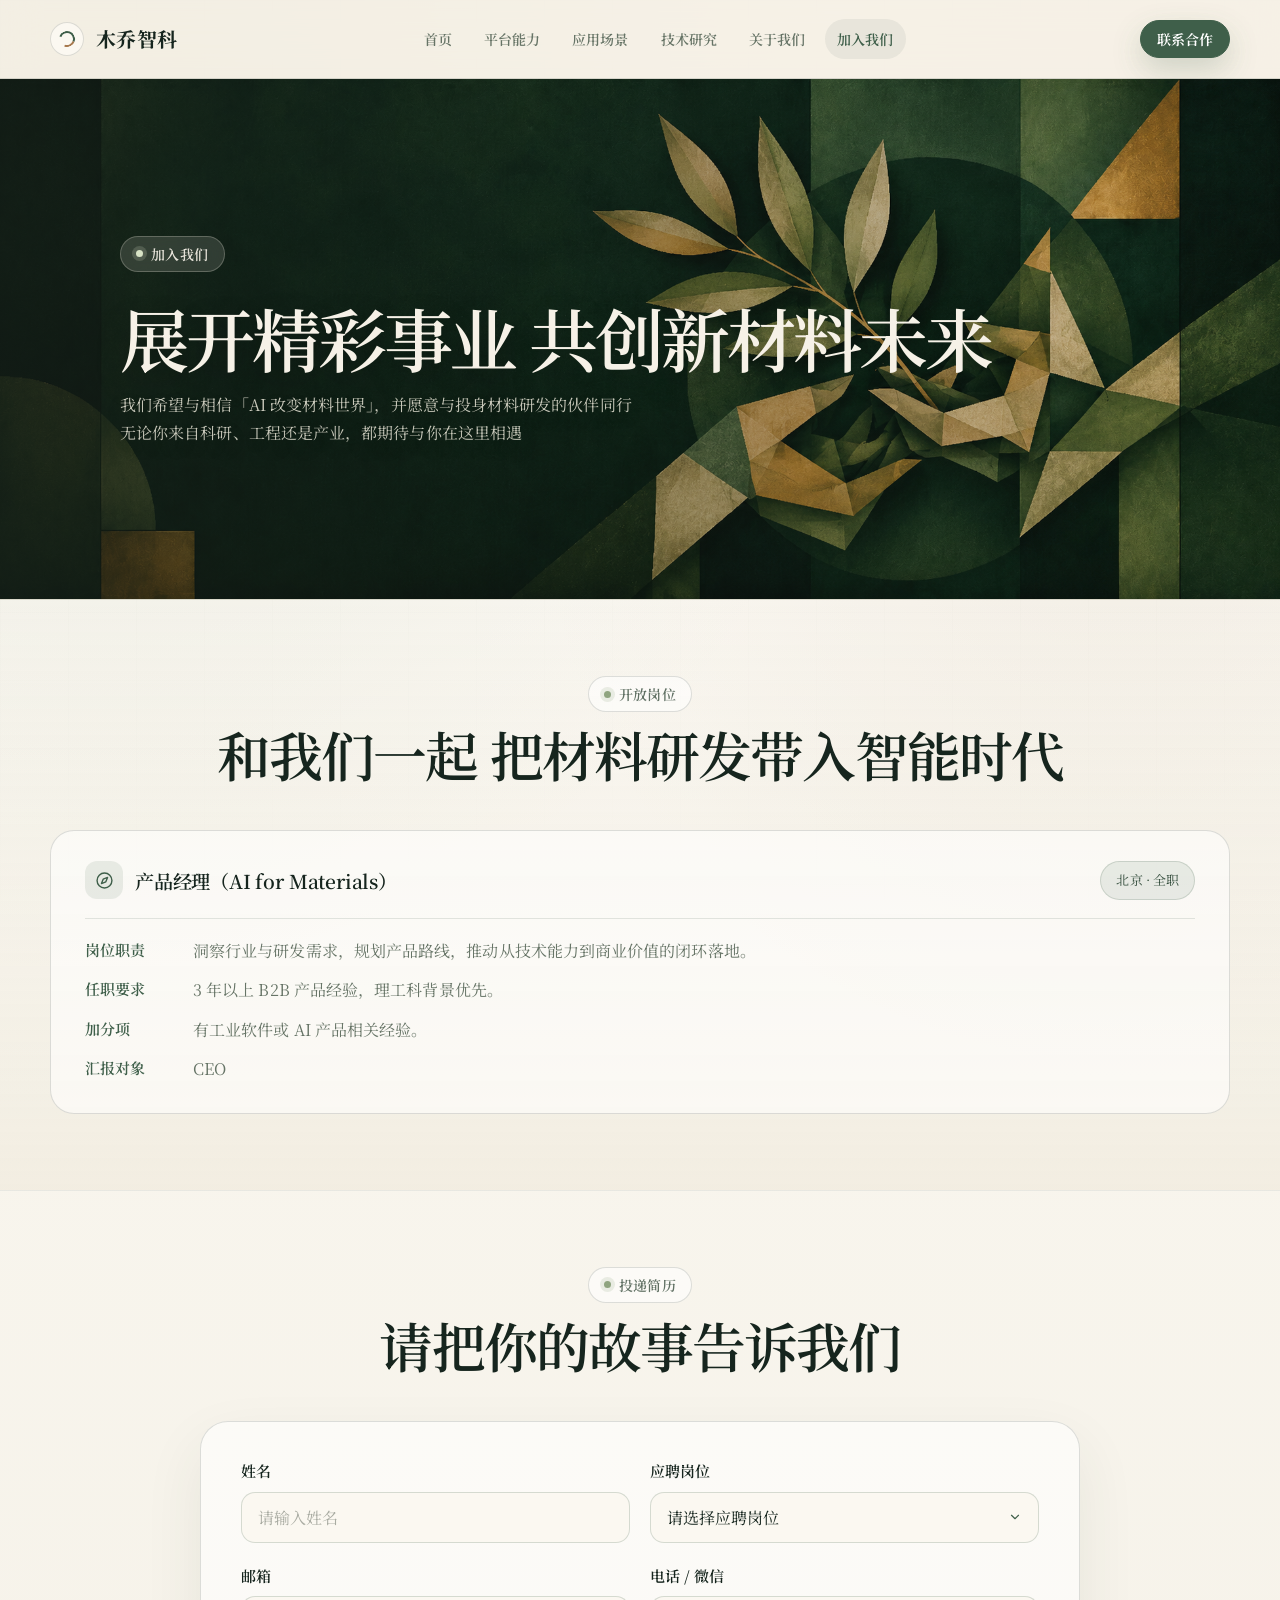
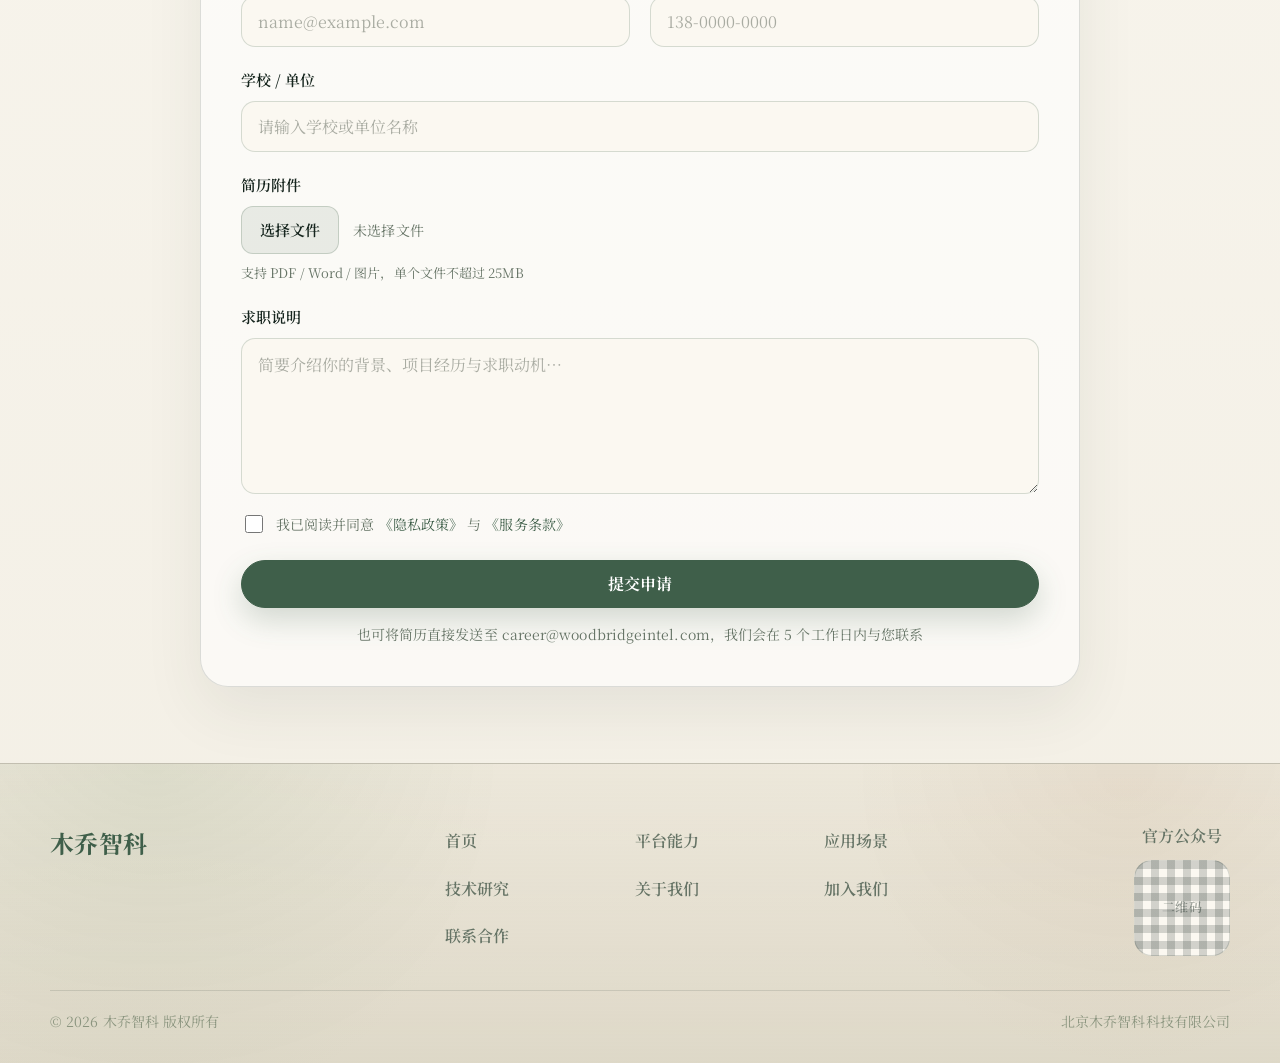
<file: careers.html>
<!DOCTYPE html>
<html class="theme-light-green" lang="zh-CN">
 <head>
  <meta charset="utf-8">
  <meta content="width=device-width, initial-scale=1.0" name="viewport">
  <title>
   加入我们 | 木乔智科
  </title>
  <meta content="木乔智科官网 · 加入我们" name="description">
  <link href="styles.css" rel="stylesheet">
 </head>
 <body class="careers-page">
  <header class="site-header" data-site-header>
   <div class="container nav-wrap">
    <a aria-label="木乔智科首页" class="brand" href="index.html">
     <span aria-hidden="true" class="brand-mark"><span></span></span>
     <span class="brand-copy"><strong>木乔智科</strong></span>
    </a>
    <nav aria-label="主导航" class="nav-links">
     <a href="index.html">首页</a>
     <a href="platform.html">平台能力</a>
     <a href="application.html">应用场景</a>
     <a href="research.html">技术研究</a>
     <a href="team.html">关于我们</a>
     <a class="active" href="careers.html">加入我们</a>
    </nav>
    <a class="button button--small button--solid nav-cta" href="contact.html">联系合作</a>
    <button aria-label="打开导航" class="nav-toggle" data-nav-toggle type="button">
     <span></span>
     <span></span>
    </button>
   </div>
  </header>
  <main>
   <section class="hero hero--sub section-pad">
    <div class="container hero-grid">
     <div class="hero-copy reveal">
      <p class="eyebrow">加入我们</p>
      <h1>展开精彩事业 共创新材料未来</h1>
      <p class="hero-sublead">
       我们希望与相信「AI 改变材料世界」，并愿意与投身材料研发的伙伴同行<br>
       无论你来自科研、工程还是产业，都期待与你在这里相遇
      </p>
     </div>
    </div>
   </section>

   <section class="section-pad soft-block" id="openings">
    <div class="container section-head reveal">
     <p class="eyebrow">开放岗位</p>
     <h2>和我们一起 把材料研发带入智能时代</h2>
    </div>
    <div class="container careers-list reveal">

     <article class="job-card">
      <div class="job-card__head">
       <h3 class="job-card__title">
        <span class="job-card__icon" aria-hidden="true">
         <svg viewBox="0 0 24 24" fill="none" stroke="currentColor" stroke-width="1.6" stroke-linecap="round" stroke-linejoin="round"><circle cx="12" cy="12" r="8.5"/><path d="M15.5 8.5l-2 5-5 2 2-5z"/></svg>
        </span>
        产品经理（AI for Materials）
       </h3>
       <span class="job-card__tag">北京 · 全职</span>
      </div>
      <dl class="job-meta">
       <div class="job-meta__row"><dt>岗位职责</dt><dd>洞察行业与研发需求，规划产品路线，推动从技术能力到商业价值的闭环落地。</dd></div>
       <div class="job-meta__row"><dt>任职要求</dt><dd>3 年以上 B2B 产品经验，理工科背景优先。</dd></div>
       <div class="job-meta__row"><dt>加分项</dt><dd>有工业软件或 AI 产品相关经验。</dd></div>
       <div class="job-meta__row"><dt>汇报对象</dt><dd>CEO</dd></div>
      </dl>
     </article>

    </div>
   </section>

   <section class="section-pad" id="apply">
    <div class="container section-head reveal">
     <p class="eyebrow">投递简历</p>
     <h2>请把你的故事告诉我们</h2>
    </div>
    <form class="container contact-form reveal" action="https://formspree.io/f/mdaraaqp" method="POST" enctype="multipart/form-data">
     <div class="form-grid">
      <div class="form-field">
       <label for="ca-name">姓名</label>
       <input id="ca-name" name="姓名" type="text" placeholder="请输入姓名" required>
      </div>
      <div class="form-field">
       <label for="ca-position">应聘岗位</label>
       <select id="ca-position" name="应聘岗位" required>
        <option value="" disabled selected>请选择应聘岗位</option>
        <option>AI 研究科学家 / 算法工程师</option>
        <option>软件工程师（平台开发）</option>
        <option>材料科学家（磁性材料方向）</option>
        <option>产品经理（AI for Materials）</option>
        <option>其他 / 自荐</option>
       </select>
      </div>
     </div>
     <div class="form-grid">
      <div class="form-field">
       <label for="ca-email">邮箱</label>
       <input id="ca-email" name="email" type="email" placeholder="name@example.com" required>
      </div>
      <div class="form-field">
       <label for="ca-phone">电话 / 微信</label>
       <input id="ca-phone" name="电话/微信" type="text" placeholder="138-0000-0000">
      </div>
     </div>
     <div class="form-field">
      <label for="ca-org">学校 / 单位</label>
      <input id="ca-org" name="学校/单位" type="text" placeholder="请输入学校或单位名称">
     </div>
     <div class="form-field">
      <label for="ca-resume">简历附件</label>
      <div class="file-upload">
       <label class="file-upload__btn" for="ca-resume">选择文件</label>
       <span class="file-upload__name" data-file-name>未选择文件</span>
       <input id="ca-resume" class="file-upload__input" name="简历" type="file" accept=".pdf,.doc,.docx,.png,.jpg,.jpeg">
      </div>
      <span class="form-hint">支持 PDF / Word / 图片，单个文件不超过 25MB</span>
     </div>
     <div class="form-field">
      <label for="ca-message">求职说明</label>
      <textarea id="ca-message" name="求职说明" rows="5" placeholder="简要介绍你的背景、项目经历与求职动机…"></textarea>
     </div>
     <input type="hidden" name="_subject" value="木乔智科官网 · 新的应聘申请">
     <label class="form-check">
      <input type="checkbox" required>
      <span>我已阅读并同意 <a href="#">《隐私政策》</a> 与 <a href="#">《服务条款》</a></span>
     </label>
     <button class="button button--solid contact-submit" type="submit">提交申请</button>
     <p class="form-note">也可将简历直接发送至 career@woodbridgeintel.com，我们会在 5 个工作日内与您联系</p>
    </form>
   </section>
  </main>
  <footer class="site-footer">
   <div class="container footer-grid">
    <a class="footer-brand" href="index.html">
     <strong>木乔智科</strong>
    </a>
    <nav aria-label="页脚导航" class="footer-links">
     <a href="index.html">首页</a>
     <a href="platform.html">平台能力</a>
     <a href="application.html">应用场景</a>
     <a href="research.html">技术研究</a>
     <a href="team.html">关于我们</a>
     <a href="careers.html">加入我们</a>
     <a href="contact.html">联系合作</a>
    </nav>
    <div class="footer-qr">
     <span>官方公众号</span>
     <div class="qr-box">二维码</div>
    </div>
   </div>
   <div class="container footer-bottom">
    <span>&copy; 2026 木乔智科 版权所有</span>
    <span>北京木乔智科科技有限公司</span>
   </div>
  </footer>
  <script src="app.js"></script>
  <script>
   (function () {
    var input = document.getElementById("ca-resume");
    var nameEl = document.querySelector("[data-file-name]");
    if (input && nameEl) {
     input.addEventListener("change", function () {
      nameEl.textContent = input.files && input.files.length ? input.files[0].name : "未选择文件";
     });
    }
   })();
  </script>
 </body>
</html>
</file>
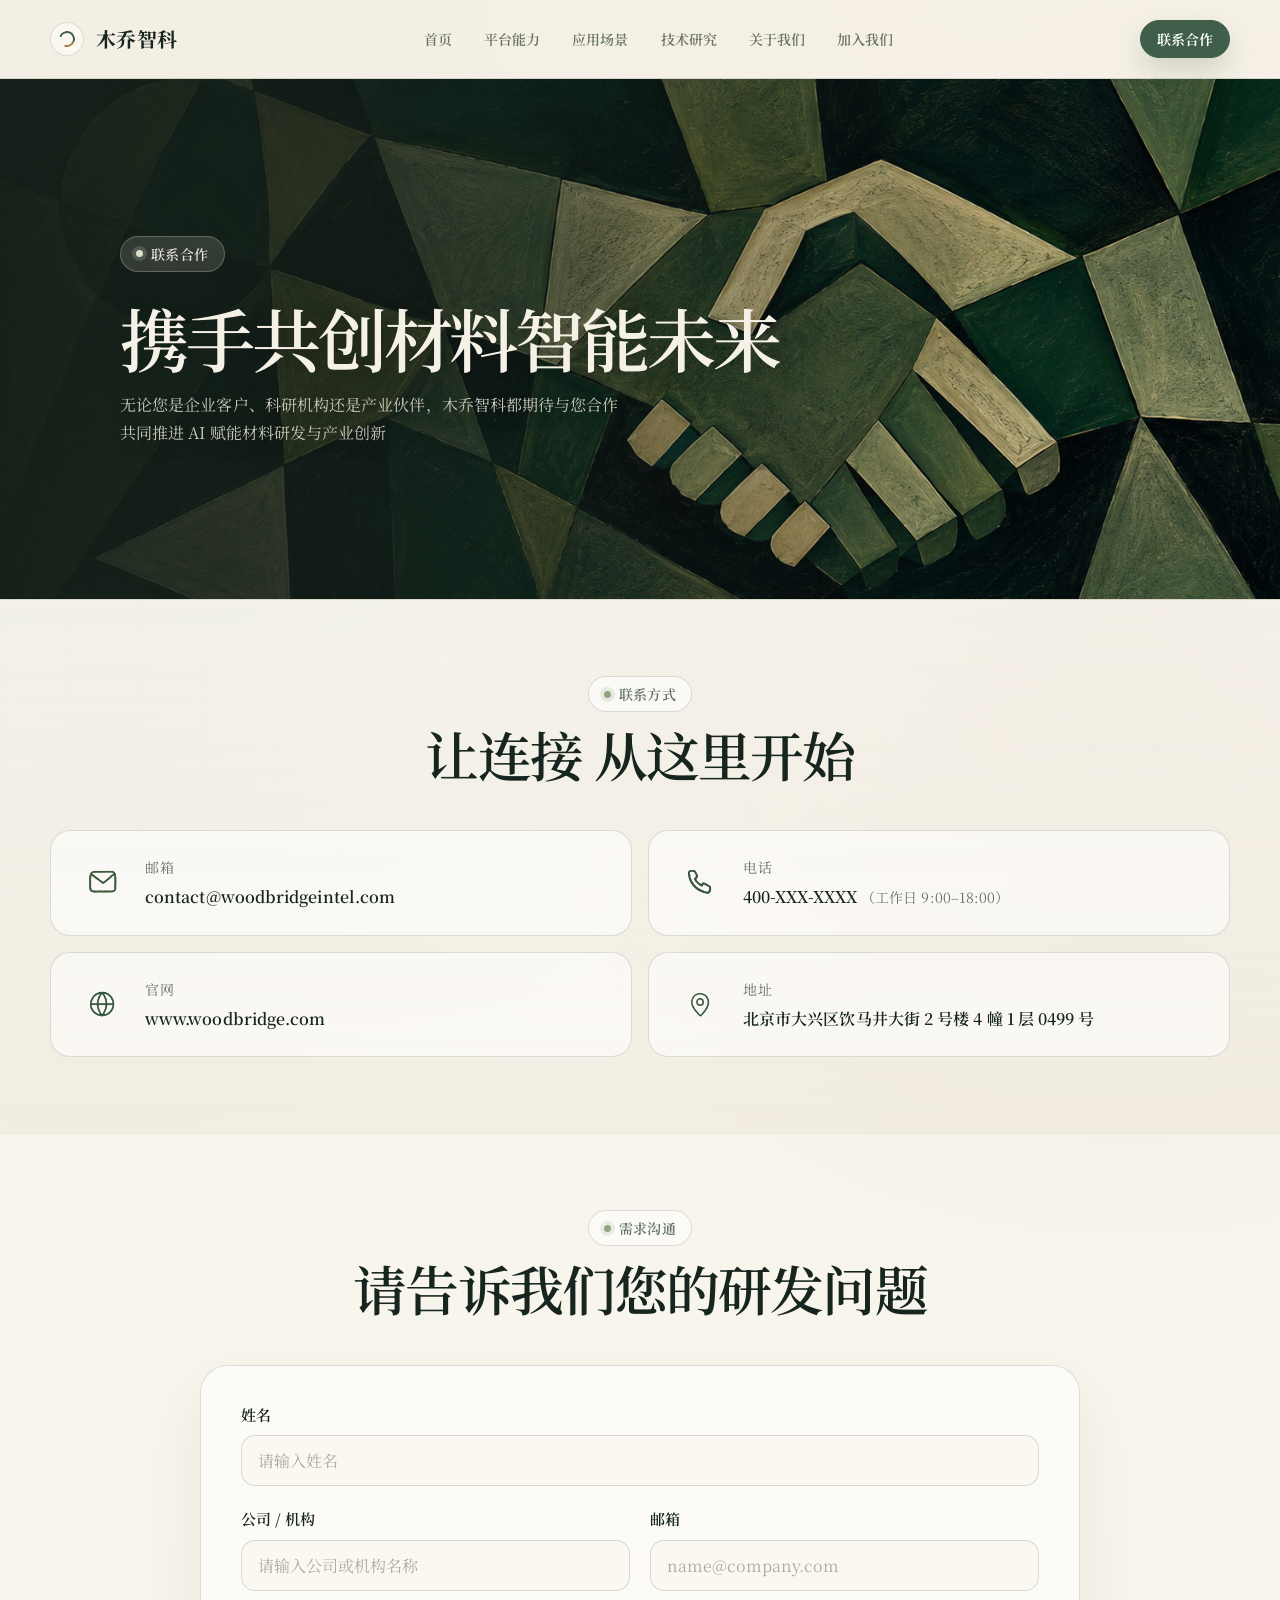
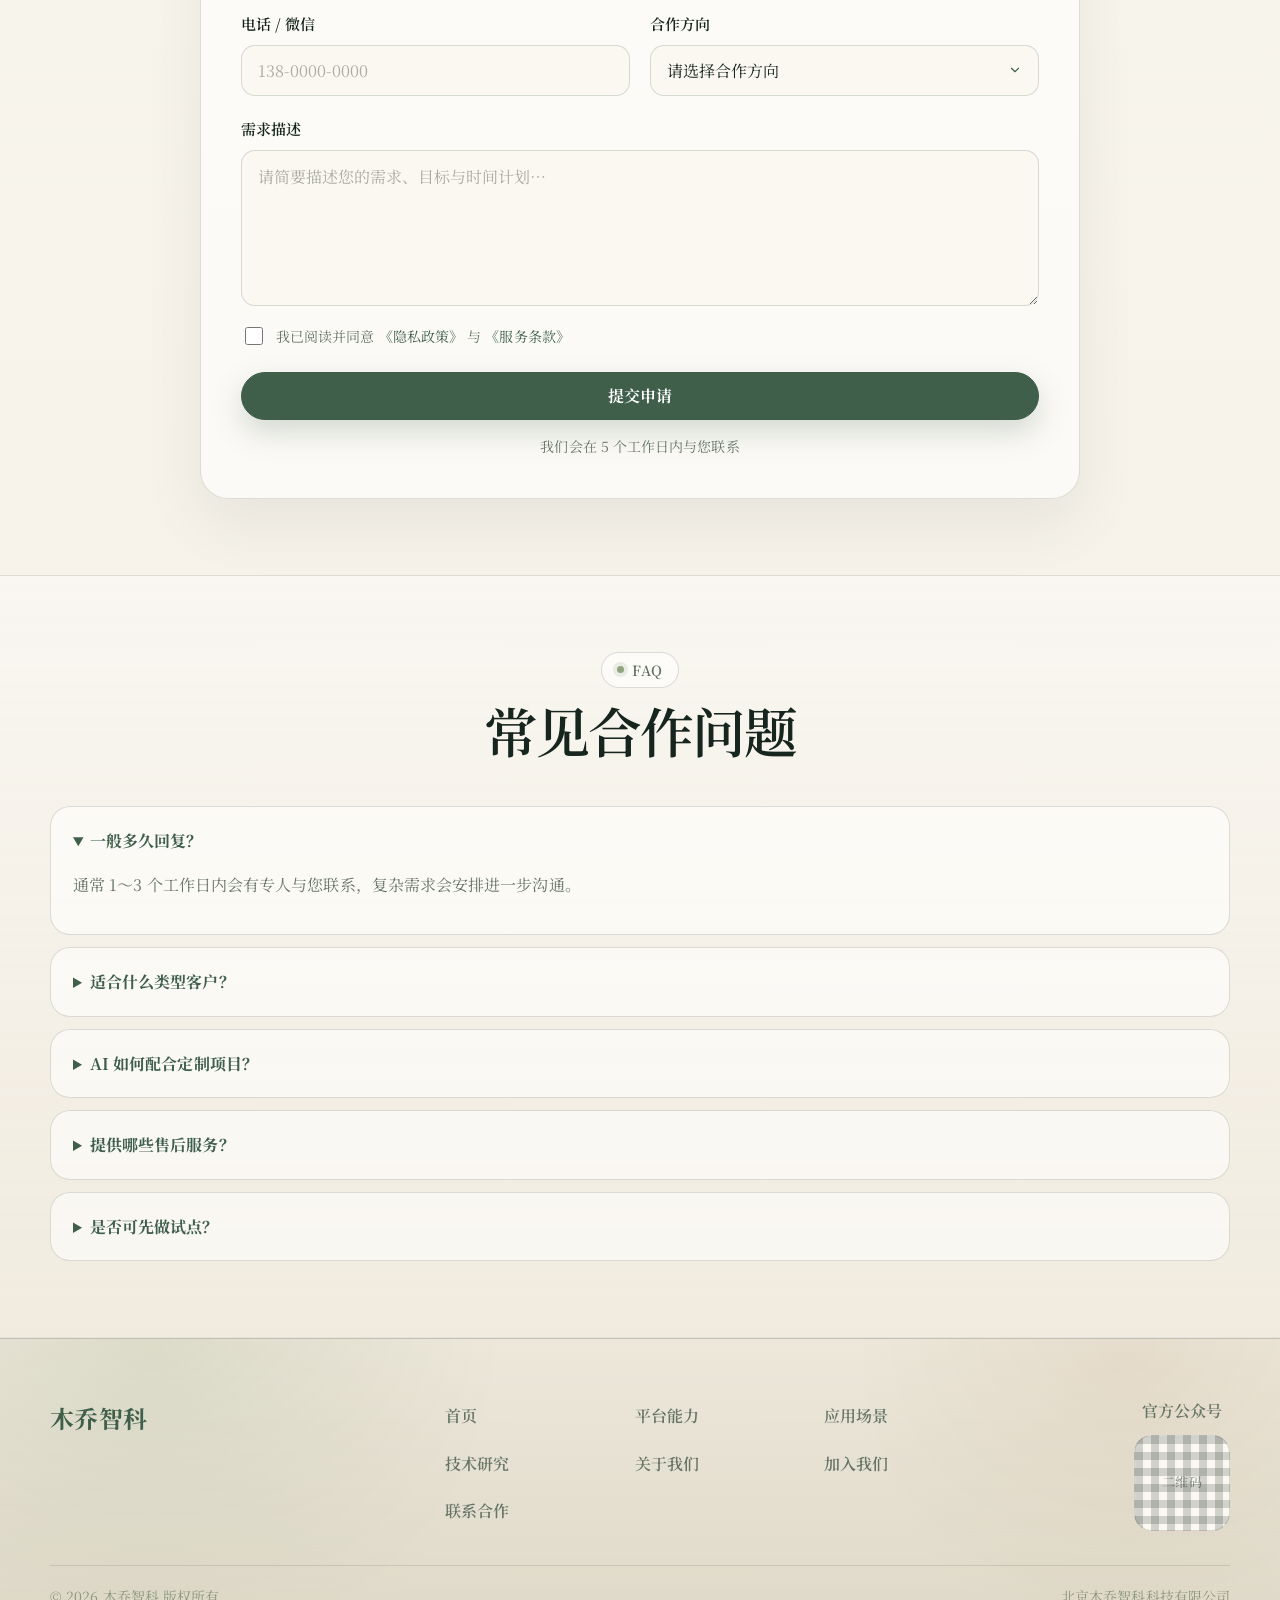
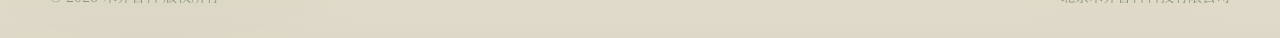
<file: contact.html>
<!DOCTYPE html>
<html class="theme-light-green" lang="zh-CN">
 <head>
  <meta charset="utf-8">
  <meta content="width=device-width, initial-scale=1.0" name="viewport">
  <title>
   联系合作 | 木乔智科
  </title>
  <meta content="木乔智科官网" name="description">
  <link href="styles.css" rel="stylesheet">
 </head>
 <body class="contact-page">
  <svg aria-hidden="true" width="0" height="0" focusable="false" style="position:absolute;width:0;height:0;overflow:hidden">
   <filter id="sketch" x="-25%" y="-25%" width="150%" height="150%">
    <feTurbulence type="fractalNoise" baseFrequency="0.022" numOctaves="2" seed="7" result="n"></feTurbulence>
    <feDisplacementMap in="SourceGraphic" in2="n" scale="2" xChannelSelector="R" yChannelSelector="G"></feDisplacementMap>
   </filter>
   <filter id="icon-knockout" x="0" y="0" width="100%" height="100%" color-interpolation-filters="sRGB">
    <feColorMatrix type="matrix" values="1 0 0 0 0  0 1 0 0 0  0 0 1 0 0  -1.794 -3.522 -0.684 0 5.4" result="ink"></feColorMatrix>
    <feComposite in="ink" in2="SourceGraphic" operator="in"></feComposite>
   </filter>
  </svg>
  <header class="site-header" data-site-header>
   <div class="container nav-wrap">
    <a aria-label="木乔智科首页" class="brand" href="index.html">
     <span aria-hidden="true" class="brand-mark"><span></span></span>
     <span class="brand-copy"><strong>木乔智科</strong></span>
    </a>
    <nav aria-label="主导航" class="nav-links">
     <a href="index.html">首页</a>
     <a href="platform.html">平台能力</a>
     <a href="application.html">应用场景</a>
     <a href="research.html">技术研究</a>
     <a href="team.html">关于我们</a>
     <a href="careers.html">加入我们</a>
    </nav>
    <a class="button button--small button--solid nav-cta active" href="contact.html">联系合作</a>
    <button aria-label="打开导航" class="nav-toggle" data-nav-toggle type="button">
     <span></span>
     <span></span>
    </button>
   </div>
  </header>
  <main>
   <section class="hero hero--sub section-pad" id="join">
    <div class="container hero-grid">
     <div class="hero-copy reveal">
      <p class="eyebrow">联系合作</p>
      <h1>携手共创材料智能未来</h1>
      <p class="hero-sublead">
       无论您是企业客户、科研机构还是产业伙伴，木乔智科都期待与您合作<br>
       共同推进 AI 赋能材料研发与产业创新
      </p>
     </div>
    </div>
   </section>

   <section class="section-pad soft-block">
    <div class="container section-head reveal">
     <p class="eyebrow">联系方式</p>
     <h2>让连接 从这里开始</h2>
    </div>
    <div class="container contact-methods reveal">
     <article class="contact-method">
      <span class="contact-method__icon" aria-hidden="true">
       <img src="assets/ChatGPT%20Image%20Jun%2024,%202026%20at%2002_00_27%20AM.png" alt="">
      </span>
      <div class="contact-method__body">
       <p class="contact-method__label">邮箱</p>
       <a class="contact-method__value" href="mailto:contact@woodbridgeintel.com">contact@woodbridgeintel.com</a>
      </div>
     </article>
     <article class="contact-method">
      <span class="contact-method__icon" aria-hidden="true">
       <img src="assets/ScreenShot_2026-06-24_022823_342.png" alt="">
      </span>
      <div class="contact-method__body">
       <p class="contact-method__label">电话</p>
       <p class="contact-method__value">400-XXX-XXXX <span class="contact-method__hint">（工作日 9:00–18:00）</span></p>
      </div>
     </article>
     <article class="contact-method">
      <span class="contact-method__icon" aria-hidden="true">
       <img src="assets/ChatGPT%20Image%20Jun%2024,%202026%20at%2002_01_34%20AM.png" alt="">
      </span>
      <div class="contact-method__body">
       <p class="contact-method__label">官网</p>
       <a class="contact-method__value" href="https://www.woodbridge.com" target="_blank" rel="noopener">www.woodbridge.com</a>
      </div>
     </article>
     <article class="contact-method">
      <span class="contact-method__icon" aria-hidden="true">
       <img src="assets/ChatGPT%20Image%20Jun%2024,%202026%20at%2002_26_29%20AM.png" alt="">
      </span>
      <div class="contact-method__body">
       <p class="contact-method__label">地址</p>
       <p class="contact-method__value">北京市大兴区饮马井大街 2 号楼 4 幢 1 层 0499 号</p>
      </div>
     </article>
    </div>
   </section>

   <section class="section-pad" id="contact-form">
    <div class="container section-head reveal">
     <p class="eyebrow">需求沟通</p>
     <h2>请告诉我们您的研发问题</h2>
    </div>
    <form class="container contact-form reveal" action="https://formspree.io/f/mjkqgebp" method="POST">
     <div class="form-field">
      <label for="cf-name">姓名</label>
      <input id="cf-name" name="姓名" type="text" placeholder="请输入姓名" required>
     </div>
     <div class="form-grid">
      <div class="form-field">
       <label for="cf-company">公司 / 机构</label>
       <input id="cf-company" name="公司/机构" type="text" placeholder="请输入公司或机构名称">
      </div>
      <div class="form-field">
       <label for="cf-email">邮箱</label>
       <input id="cf-email" name="email" type="email" placeholder="name@company.com" required>
      </div>
     </div>
     <div class="form-grid">
      <div class="form-field">
       <label for="cf-contact">电话 / 微信</label>
       <input id="cf-contact" name="电话/微信" type="text" placeholder="138-0000-0000">
      </div>
      <div class="form-field">
       <label for="cf-direction">合作方向</label>
       <select id="cf-direction" name="合作方向" required>
        <option value="" disabled selected>请选择合作方向</option>
        <option>项目交付</option>
        <option>平台接入</option>
        <option>联合研发</option>
        <option>其他</option>
       </select>
      </div>
     </div>
     <div class="form-field">
      <label for="cf-message">需求描述</label>
      <textarea id="cf-message" name="需求描述" rows="5" placeholder="请简要描述您的需求、目标与时间计划…"></textarea>
     </div>
     <input type="hidden" name="_subject" value="木乔智科官网 · 新的合作需求">
     <label class="form-check">
      <input type="checkbox" required>
      <span>我已阅读并同意 <a href="#">《隐私政策》</a> 与 <a href="#">《服务条款》</a></span>
     </label>
     <button class="button button--solid contact-submit" type="submit">提交申请</button>
     <p class="form-note">我们会在 5 个工作日内与您联系</p>
    </form>
   </section>

   <section class="section-pad soft-block" id="faq">
    <div class="container section-head reveal">
     <p class="eyebrow">FAQ</p>
     <h2>常见合作问题</h2>
    </div>
    <div class="container faq-list reveal">
     <details open>
      <summary>一般多久回复？</summary>
      <p>通常 1～3 个工作日内会有专人与您联系，复杂需求会安排进一步沟通。</p>
     </details>
     <details>
      <summary>适合什么类型客户？</summary>
      <p>支持科研院所、企业研发团队，以及材料相关产业链上下游伙伴。</p>
     </details>
     <details>
      <summary>AI 如何配合定制项目？</summary>
      <p>可按阶段推进，从问题定义、能力验证到功能定制与流程嵌入，逐步落到真实研发场景。</p>
     </details>
     <details>
      <summary>提供哪些售后服务？</summary>
      <p>合作期内提供模型更新、结果回查与使用答疑，并可根据周期持续优化。</p>
     </details>
     <details>
      <summary>是否可先做试点？</summary>
      <p>可以，提供 POC 评估包与小范围试点方案，验证有效后再扩展合作。</p>
     </details>
    </div>
   </section>
  </main>
  <footer class="site-footer">
   <div class="container footer-grid">
    <a class="footer-brand" href="index.html">
     <strong>木乔智科</strong>
    </a>
    <nav aria-label="页脚导航" class="footer-links">
     <a href="index.html">首页</a>
     <a href="platform.html">平台能力</a>
     <a href="application.html">应用场景</a>
     <a href="research.html">技术研究</a>
     <a href="team.html">关于我们</a>
     <a href="careers.html">加入我们</a>
     <a href="contact.html">联系合作</a>
    </nav>
    <div class="footer-qr">
     <span>官方公众号</span>
     <div class="qr-box">二维码</div>
    </div>
   </div>
   <div class="container footer-bottom">
    <span>&copy; 2026 木乔智科 版权所有</span>
    <span>北京木乔智科科技有限公司</span>
   </div>
  </footer>
  <script src="app.js"></script>
 </body>
</html>
</file>
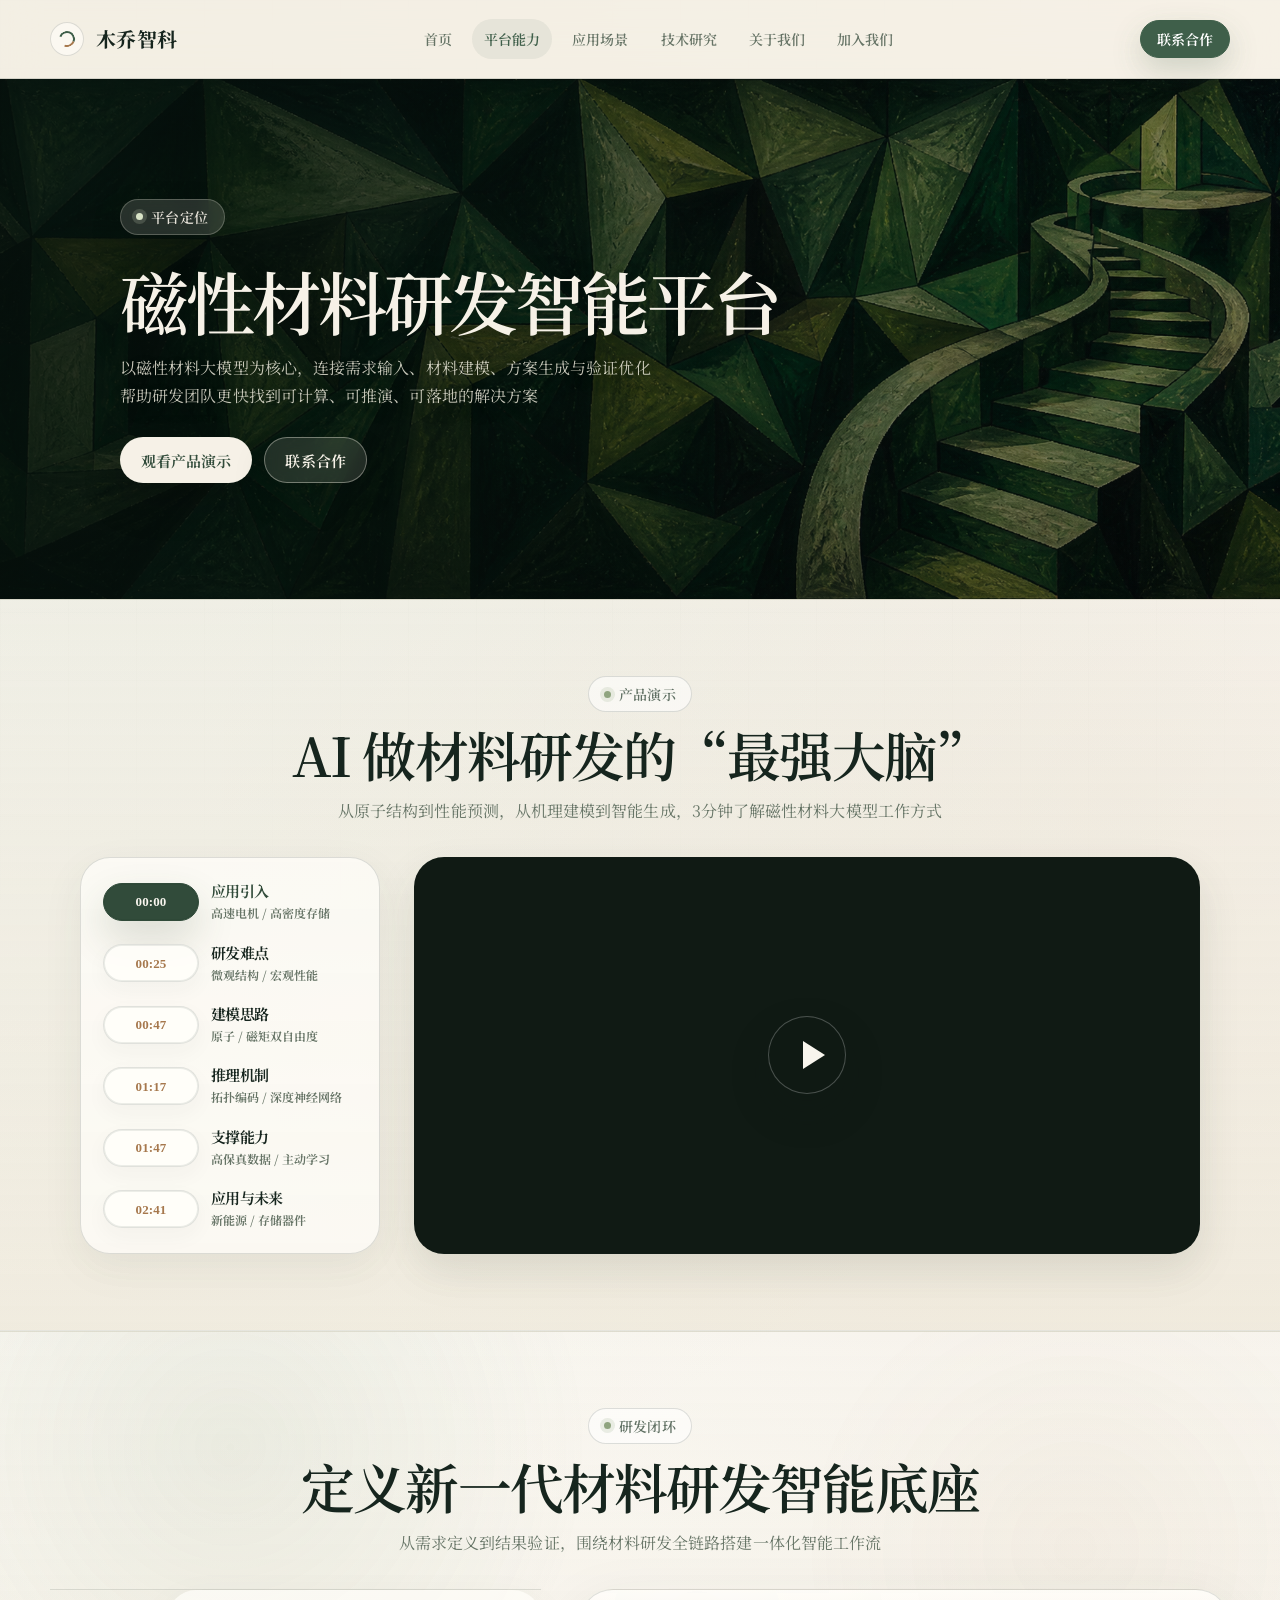
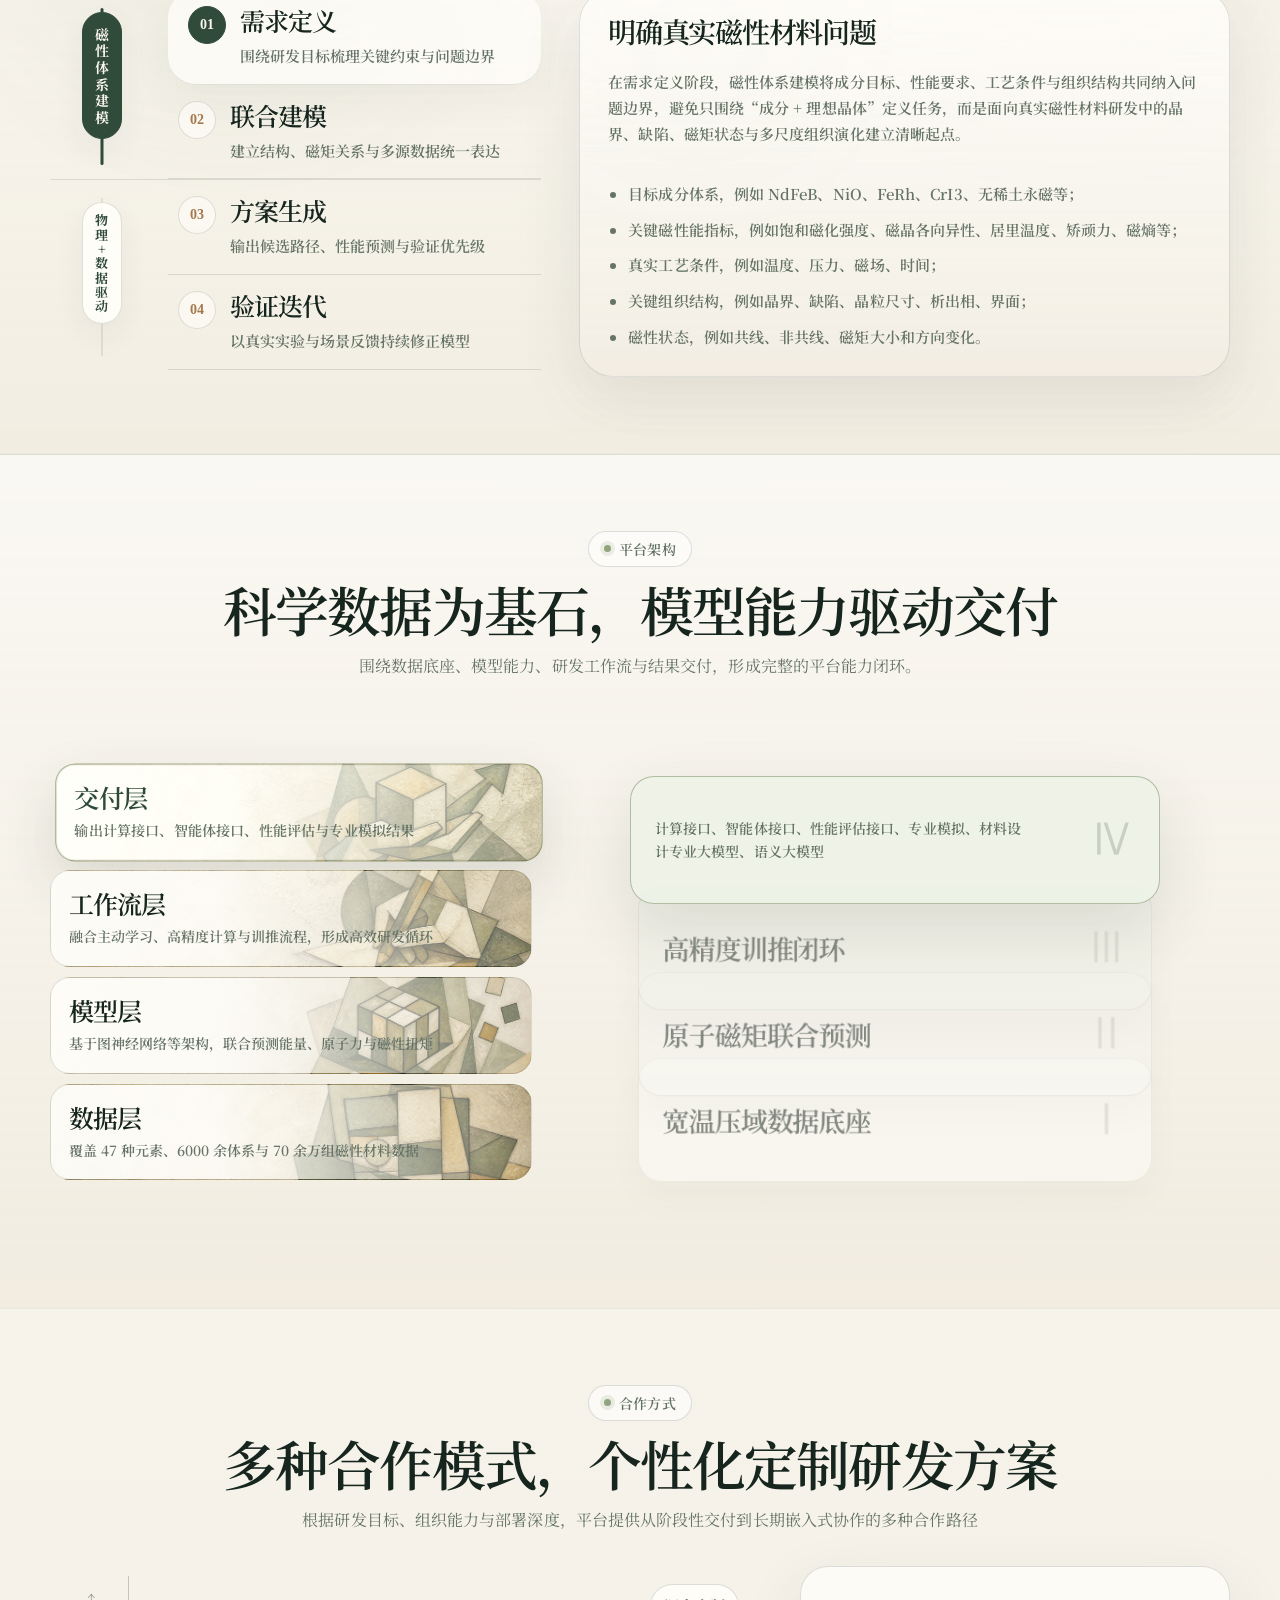
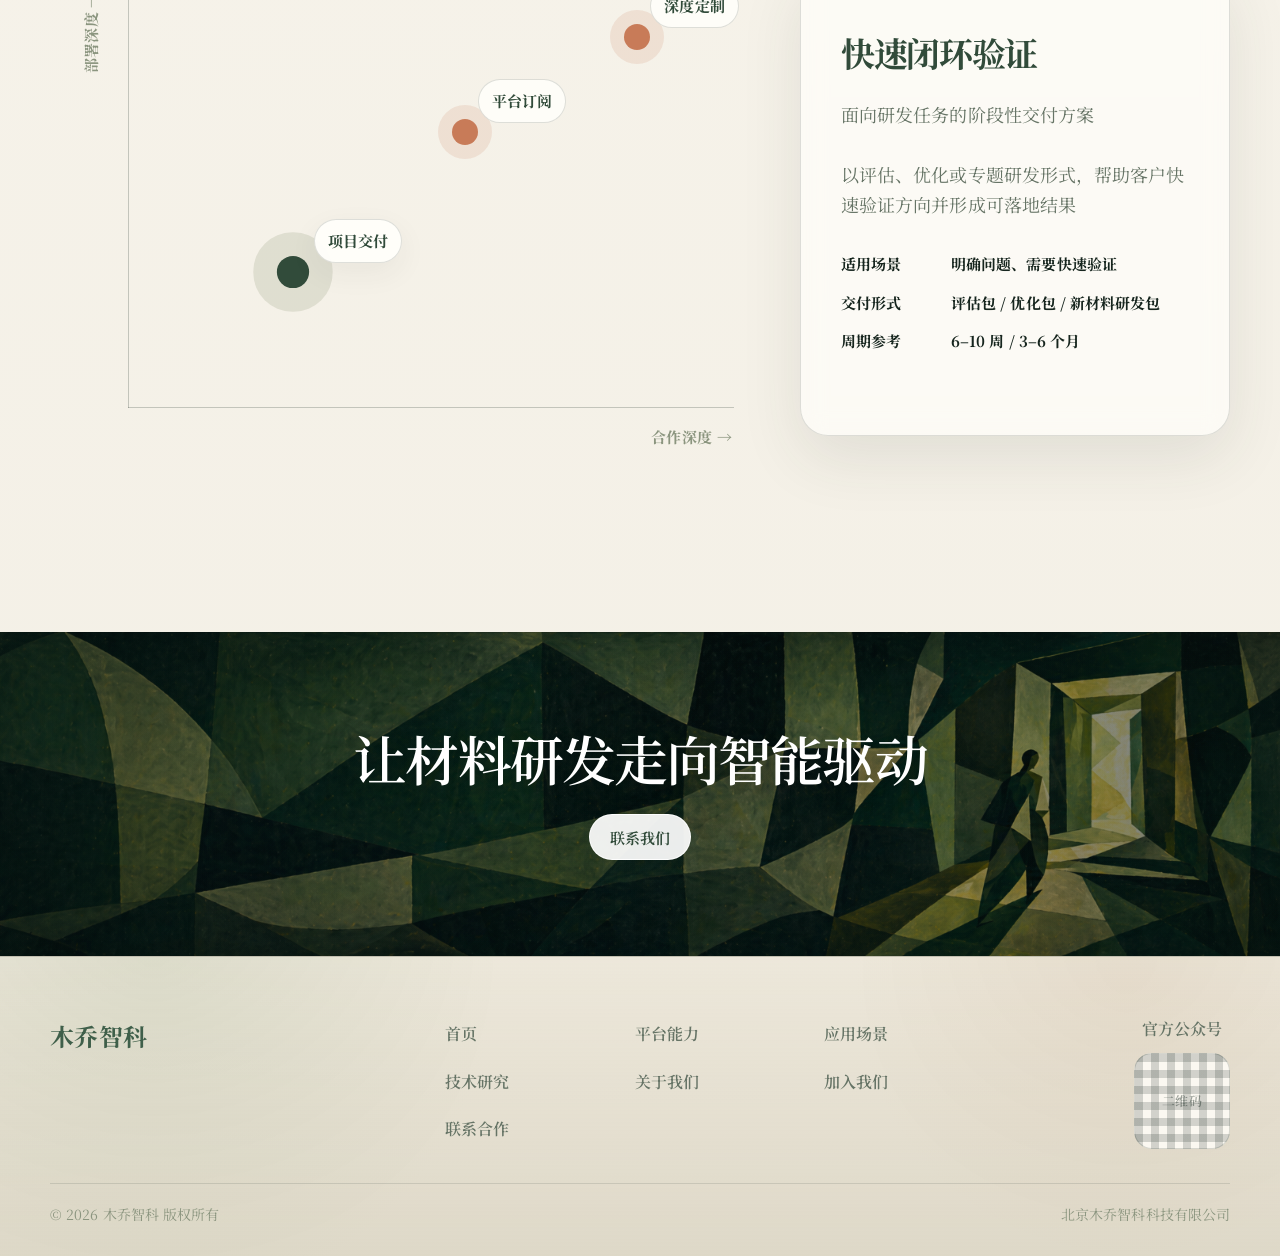
<file: platform.html>
<!DOCTYPE html>
<html class="theme-light-green" lang="zh-CN">
 <head>
  <meta charset="utf-8">
  <meta content="width=device-width, initial-scale=1.0" name="viewport">
  <title>
   平台能力 | 木乔智科
  </title>
  <meta content="木乔智科官网" name="description">
  <link href="styles.css" rel="stylesheet">
 </head>
 <body class="platform-page">
  <header class="site-header" data-site-header>
   <div class="container nav-wrap">
    <a aria-label="木乔智科首页" class="brand" href="index.html">
     <span aria-hidden="true" class="brand-mark">
      <span>
      </span>
     </span>
     <span class="brand-copy">
      <strong>
       木乔智科
      </strong>
     </span>
    </a>
    <nav aria-label="主导航" class="nav-links">
     <a href="index.html">
      首页
     </a>
     <a class="active" href="platform.html">
      平台能力
     </a>
     <a href="application.html">
      应用场景
     </a>
     <a href="research.html">
      技术研究
     </a>
     <a href="team.html">
      关于我们
     </a>
     <a href="careers.html">
      加入我们
     </a>
    </nav>
    <a class="button button--small button--solid nav-cta" href="contact.html">
     联系合作
    </a>
    <button aria-label="打开导航" class="nav-toggle" data-nav-toggle type="button">
     <span>
     </span>
     <span>
     </span>
    </button>
   </div>
  </header>
  <main>
   <section class="hero hero--sub section-pad">
    <div class="container hero-grid">
     <div class="hero-copy reveal">
      <p class="eyebrow">
       平台定位
      </p>
      <h1>
       磁性材料研发智能平台
      </h1>
      <p class="hero-sublead">
       以磁性材料大模型为核心，连接需求输入、材料建模、方案生成与验证优化<br>
       帮助研发团队更快找到可计算、可推演、可落地的解决方案
      </p>
      <div class="hero-actions">
       <a class="button button--solid" href="#platform-video">
        观看产品演示
       </a>
       <a class="button button--ghost" href="contact.html">
        联系合作
       </a>
      </div>
     </div>
    </div>
   </section>
   <section class="section-pad soft-block" id="platform-video">
    <div class="container section-head reveal">
     <p class="eyebrow">
      产品演示
     </p>
     <h2>
      AI 做材料研发的&ldquo;最强大脑&rdquo;
     </h2>
     <p>
      从原子结构到性能预测，从机理建模到智能生成，3分钟了解磁性材料大模型工作方式
     </p>
    </div>
    <div class="container demo-layout platform-video__layout reveal" data-platform-demo>
     <div class="video-placeholder platform-video__player">
      <div class="platform-video__screen is-drive-iframe-mode">
       <div class="platform-video__grid" aria-hidden="true"></div>
       <div class="platform-video__viewer">
        <video class="platform-video__media" data-platform-video preload="metadata" playsinline webkit-playsinline>
         <source src="https://drive.usercontent.google.com/download?id=1A0F1sWVEYANpMoR69BOcn-dsx12zNiwB&amp;export=view&amp;authuser=0" type="video/mp4">
         <source src="https://drive.google.com/uc?export=download&amp;id=1A0F1sWVEYANpMoR69BOcn-dsx12zNiwB" type="video/mp4">
         当前浏览器无法直接播放该视频，请打开 Google Drive 链接观看。
        </video>
        <iframe class="platform-video__embed" data-platform-video-embed data-drive-file-id="1A0F1sWVEYANpMoR69BOcn-dsx12zNiwB" src="https://drive.google.com/file/d/1A0F1sWVEYANpMoR69BOcn-dsx12zNiwB/preview" title="产品演示视频" loading="lazy" referrerpolicy="strict-origin-when-cross-origin" allow="autoplay; fullscreen; picture-in-picture" allowfullscreen></iframe>
       </div>
       <button class="platform-video__play" type="button" data-video-play aria-label="播放产品演示">
        <span class="platform-video__play-icon"></span>
       </button>
      </div>
      <a class="video-fallback-link video-fallback-link--hidden" href="https://drive.google.com/file/d/1A0F1sWVEYANpMoR69BOcn-dsx12zNiwB/view?usp=share_link" rel="noopener" target="_blank">无法播放时，打开原视频</a>
     </div>
     <div class="timeline-list platform-video__timeline platform-video-path" data-video-timeline aria-label="产品演示时间轨">
      <div class="platform-video-path__line" aria-hidden="true">
       <span class="platform-video-path__progress" data-video-path-progress></span>
      </div>
      <button class="timeline-item platform-video-path__step is-active" type="button" data-start="0" data-end="25" style="--timeline-progress: 0%;">
       <span class="path-dot">00:00</span>
       <span class="platform-video-path__copy">
        <span class="platform-video-path__title">应用引入</span>
        <span class="platform-video-path__desc">高速电机 / 高密度存储</span>
       </span>
      </button>
      <button class="timeline-item platform-video-path__step" type="button" data-start="25" data-end="47" style="--timeline-progress: 0%;">
       <span class="path-dot">00:25</span>
       <span class="platform-video-path__copy">
        <span class="platform-video-path__title">研发难点</span>
        <span class="platform-video-path__desc">微观结构 / 宏观性能</span>
       </span>
      </button>
      <button class="timeline-item platform-video-path__step" type="button" data-start="47" data-end="77" style="--timeline-progress: 0%;">
       <span class="path-dot">00:47</span>
       <span class="platform-video-path__copy">
        <span class="platform-video-path__title">建模思路</span>
        <span class="platform-video-path__desc">原子 / 磁矩双自由度</span>
       </span>
      </button>
      <button class="timeline-item platform-video-path__step" type="button" data-start="77" data-end="107" style="--timeline-progress: 0%;">
       <span class="path-dot">01:17</span>
       <span class="platform-video-path__copy">
        <span class="platform-video-path__title">推理机制</span>
        <span class="platform-video-path__desc">拓扑编码 / 深度神经网络</span>
       </span>
      </button>
      <button class="timeline-item platform-video-path__step" type="button" data-start="107" data-end="161" style="--timeline-progress: 0%;">
       <span class="path-dot">01:47</span>
       <span class="platform-video-path__copy">
        <span class="platform-video-path__title">支撑能力</span>
        <span class="platform-video-path__desc">高保真数据 / 主动学习</span>
       </span>
      </button>
      <button class="timeline-item platform-video-path__step" type="button" data-start="161" data-end="193" style="--timeline-progress: 0%;">
       <span class="path-dot">02:41</span>
       <span class="platform-video-path__copy">
        <span class="platform-video-path__title">应用与未来</span>
        <span class="platform-video-path__desc">新能源 / 存储器件</span>
       </span>
      </button>
     </div>
    </div>
   </section>
   <section class="section-pad soft-block rd-loop-section" id="rd-loop">
    <div class="container section-head reveal">
     <p class="eyebrow">
      研发闭环
     </p>
     <h2>
      定义新一代材料研发智能底座
     </h2>
     <p>
      从需求定义到结果验证，围绕材料研发全链路搭建一体化智能工作流
     </p>
    </div>
    <div class="container rd-loop-preview reveal" data-rd-loop-preview>
     <div class="rd-loop-preview__list" aria-label="研发闭环流程">
      <div class="rd-loop-preview__group is-active" data-loop-group="magnetic">
       <div class="rd-loop-preview__rail">
        <div class="rd-loop-preview__group-label">
         磁<br>性<br>体<br>系<br>建<br>模
        </div>
       </div>
       <div class="rd-loop-preview__items">
        <button class="rd-loop-preview__item is-active" type="button" data-loop-preview="define">
         <span class="rd-loop-preview__index">01</span>
         <span>
          <h3>
           需求定义
          </h3>
          <p>
           围绕研发目标梳理关键约束与问题边界
          </p>
         </span>
        </button>
        <button class="rd-loop-preview__item" type="button" data-loop-preview="model">
         <span class="rd-loop-preview__index">02</span>
         <span>
          <h3>
           联合建模
          </h3>
          <p>
           建立结构、磁矩关系与多源数据统一表达
          </p>
         </span>
        </button>
       </div>
      </div>
      <div class="rd-loop-preview__group" data-loop-group="physics">
       <div class="rd-loop-preview__rail">
        <div class="rd-loop-preview__group-label">
         物<br>理<br>+<br>数<br>据<br>驱<br>动
        </div>
       </div>
       <div class="rd-loop-preview__items">
        <button class="rd-loop-preview__item" type="button" data-loop-preview="generate">
         <span class="rd-loop-preview__index">03</span>
         <span>
          <h3>
           方案生成
          </h3>
          <p>
           输出候选路径、性能预测与验证优先级
          </p>
         </span>
        </button>
        <button class="rd-loop-preview__item" type="button" data-loop-preview="iterate">
         <span class="rd-loop-preview__index">04</span>
         <span>
          <h3>
           验证迭代
          </h3>
          <p>
           以真实实验与场景反馈持续修正模型
          </p>
         </span>
        </button>
       </div>
      </div>
     </div>
     <div class="rd-loop-preview__canvas" aria-live="polite">
      <div class="rd-loop-preview__title">
       <h3 id="rdLoopPreviewTitle">
        明确真实磁性材料问题
       </h3>
       <p id="rdLoopPreviewDesc">
        在需求定义阶段，磁性体系建模将成分目标、性能要求、工艺条件与组织结构共同纳入问题边界，避免只围绕“成分 + 理想晶体”定义任务，而是面向真实磁性材料研发中的晶界、缺陷、磁矩状态与多尺度组织演化建立清晰起点。
       </p>
      </div>
      <ul class="rd-loop-preview__bullets" id="rdLoopPreviewBullets">
       <li>目标成分体系，例如 NdFeB、NiO、FeRh、CrI3、无稀土永磁等；</li>
       <li>关键磁性能指标，例如饱和磁化强度、磁晶各向异性、居里温度、矫顽力、磁熵等；</li>
       <li>真实工艺条件，例如温度、压力、磁场、时间；</li>
       <li>关键组织结构，例如晶界、缺陷、晶粒尺寸、析出相、界面；</li>
       <li>磁性状态，例如共线、非共线、磁矩大小和方向变化。</li>
      </ul>
     </div>
    </div>
   </section>
   <section class="section-pad soft-block" id="platform-architecture">
    <div class="container section-head reveal">
     <p class="eyebrow">
      平台架构
     </p>
     <h2>
      科学数据为基石，模型能力驱动交付
     </h2>
     <p>
      围绕数据底座、模型能力、研发工作流与结果交付，形成完整的平台能力闭环。
     </p>
    </div>
    <div class="container platform-peel-grid reveal" data-platform-peel>
     <div class="platform-peel-controls" aria-label="平台架构层级">
      <button class="platform-peel-btn is-active" type="button" data-platform-layer="0" aria-pressed="true">
       <h3>交付层</h3>
       <p>输出计算接口、智能体接口、性能评估与专业模拟结果</p>
      </button>
      <button class="platform-peel-btn" type="button" data-platform-layer="1" aria-pressed="false">
       <h3>工作流层</h3>
       <p>融合主动学习、高精度计算与训推流程，形成高效研发循环</p>
      </button>
      <button class="platform-peel-btn" type="button" data-platform-layer="2" aria-pressed="false">
       <h3>模型层</h3>
       <p>基于图神经网络等架构，联合预测能量、原子力与磁性扭矩</p>
      </button>
      <button class="platform-peel-btn" type="button" data-platform-layer="3" aria-pressed="false">
       <h3>数据层</h3>
       <p>覆盖 47 种元素、6000 余体系与 70 余万组磁性材料数据</p>
      </button>
     </div>

     <div class="platform-peel-stage" data-platform-peel-stage data-active="0">
      <article class="platform-peel-layer">
       <div class="platform-peel-copy">
        <div class="platform-peel-title">面向研发的调用入口</div>
        <p class="platform-peel-desc">计算接口、智能体接口、性能评估接口、专业模拟、材料设计专业大模型、语义大模型</p>
       </div>
       <span>Ⅳ</span>
      </article>
      <article class="platform-peel-layer">
       <div class="platform-peel-copy">
        <div class="platform-peel-title">高精度训推闭环</div>
        <p class="platform-peel-desc">主动学习工作流、DP-GEN2 高精度计算融合模型训推、高并发任务调度、集群性能实时监测和管理工具</p>
       </div>
       <span>Ⅲ</span>
      </article>
      <article class="platform-peel-layer">
       <div class="platform-peel-copy">
        <div class="platform-peel-title">原子磁矩联合预测</div>
        <p class="platform-peel-desc">图神经网络编码架构、同时预测能量、原子力、磁性扭矩</p>
       </div>
       <span>Ⅱ</span>
      </article>
      <article class="platform-peel-layer">
       <div class="platform-peel-copy">
        <div class="platform-peel-title">宽温压域数据底座</div>
        <p class="platform-peel-desc">47 种合金元素、6000 余种磁性合金体系、70 余万组非平衡态及非共线磁性材料数据、国际首个宽温压域磁性材料数据库、0–1000K、0–10GPa</p>
       </div>
       <span>Ⅰ</span>
      </article>
     </div>
    </div>
    </div>
   </section>
   <section class="section-pad">
    <div class="container section-head reveal">
     <p class="eyebrow">
      合作方式
     </p>
     <h2>
      多种合作模式，个性化定制研发方案
     </h2>
     <p>
      根据研发目标、组织能力与部署深度，平台提供从阶段性交付到长期嵌入式协作的多种合作路径
     </p>
    </div>
    <section class="container cooperation-matrix-shell reveal" aria-label="合作深度与部署深度矩阵" data-cooperation-matrix>
     <div class="cooperation-matrix-layout">
      <div class="cooperation-matrix-plot">
       <div class="cooperation-matrix-axis-y">部署深度 →</div>
       <div class="cooperation-matrix-axis-x">合作深度 →</div>
       <div class="cooperation-matrix-base-line-y" aria-hidden="true"></div>
       <div class="cooperation-matrix-base-line-x" aria-hidden="true"></div>

       <button class="cooperation-matrix-point is-active" type="button" data-plan="project" aria-label="查看项目交付说明" aria-pressed="true"></button>
       <button class="cooperation-matrix-point" type="button" data-plan="platform" aria-label="查看平台订阅说明" aria-pressed="false"></button>
       <button class="cooperation-matrix-point" type="button" data-plan="custom" aria-label="查看深度定制说明" aria-pressed="false"></button>

       <span class="cooperation-matrix-label project is-active">项目交付</span>
       <span class="cooperation-matrix-label platform">平台订阅</span>
       <span class="cooperation-matrix-label custom">深度定制</span>
      </div>

      <aside class="cooperation-matrix-side">
       <div class="cooperation-matrix-info" id="cooperationMatrixInfo" aria-live="polite"></div>
      </aside>
     </div>
    </section>
   </section>
   <section class="cta-band">
    <div class="container">
     <h2>
      让材料研发走向智能驱动
     </h2>
     <a class="button button--solid" href="contact.html">
      联系我们
     </a>
    </div>
   </section>
  </main>
  <footer class="site-footer">
   <div class="container footer-grid">
    <a class="footer-brand" href="index.html">
     <strong>
      木乔智科
     </strong>
    </a>
    <nav aria-label="页脚导航" class="footer-links">
     <a href="index.html">
      首页
     </a>
     <a href="platform.html">
      平台能力
     </a>
     <a href="application.html">
      应用场景
     </a>
     <a href="research.html">
      技术研究
     </a>
     <a href="team.html">
      关于我们
     </a>
     <a href="careers.html">
      加入我们
     </a>
     <a href="contact.html">
      联系合作
     </a>
    </nav>
    <div class="footer-qr">
     <span>
      官方公众号
     </span>
     <div class="qr-box">
      二维码
     </div>
    </div>
   </div>
   <div class="container footer-bottom">
    <span>
     &copy; 2026 木乔智科 版权所有
    </span>
    <span>
     北京木乔智科科技有限公司
    </span>
   </div>
  </footer>
  <script src="app.js">
  </script>
 </body>
</html>
</file>
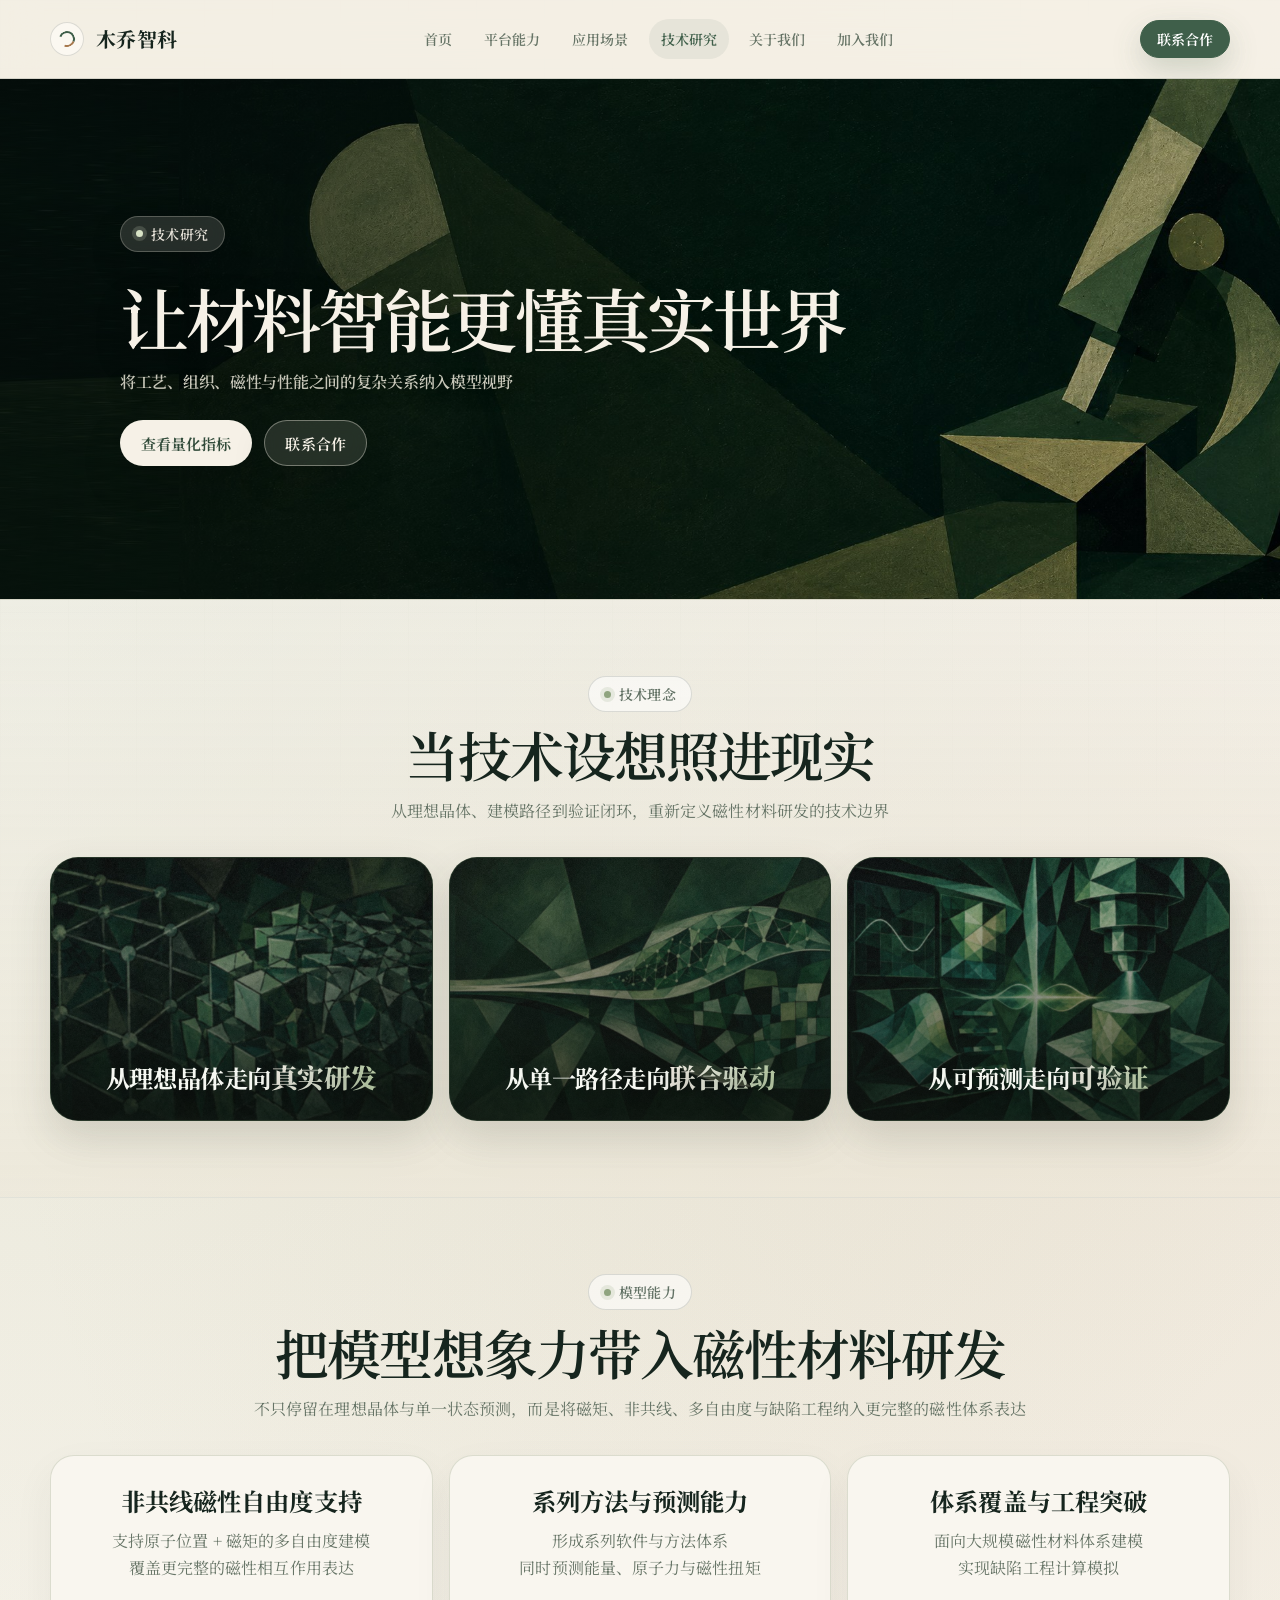
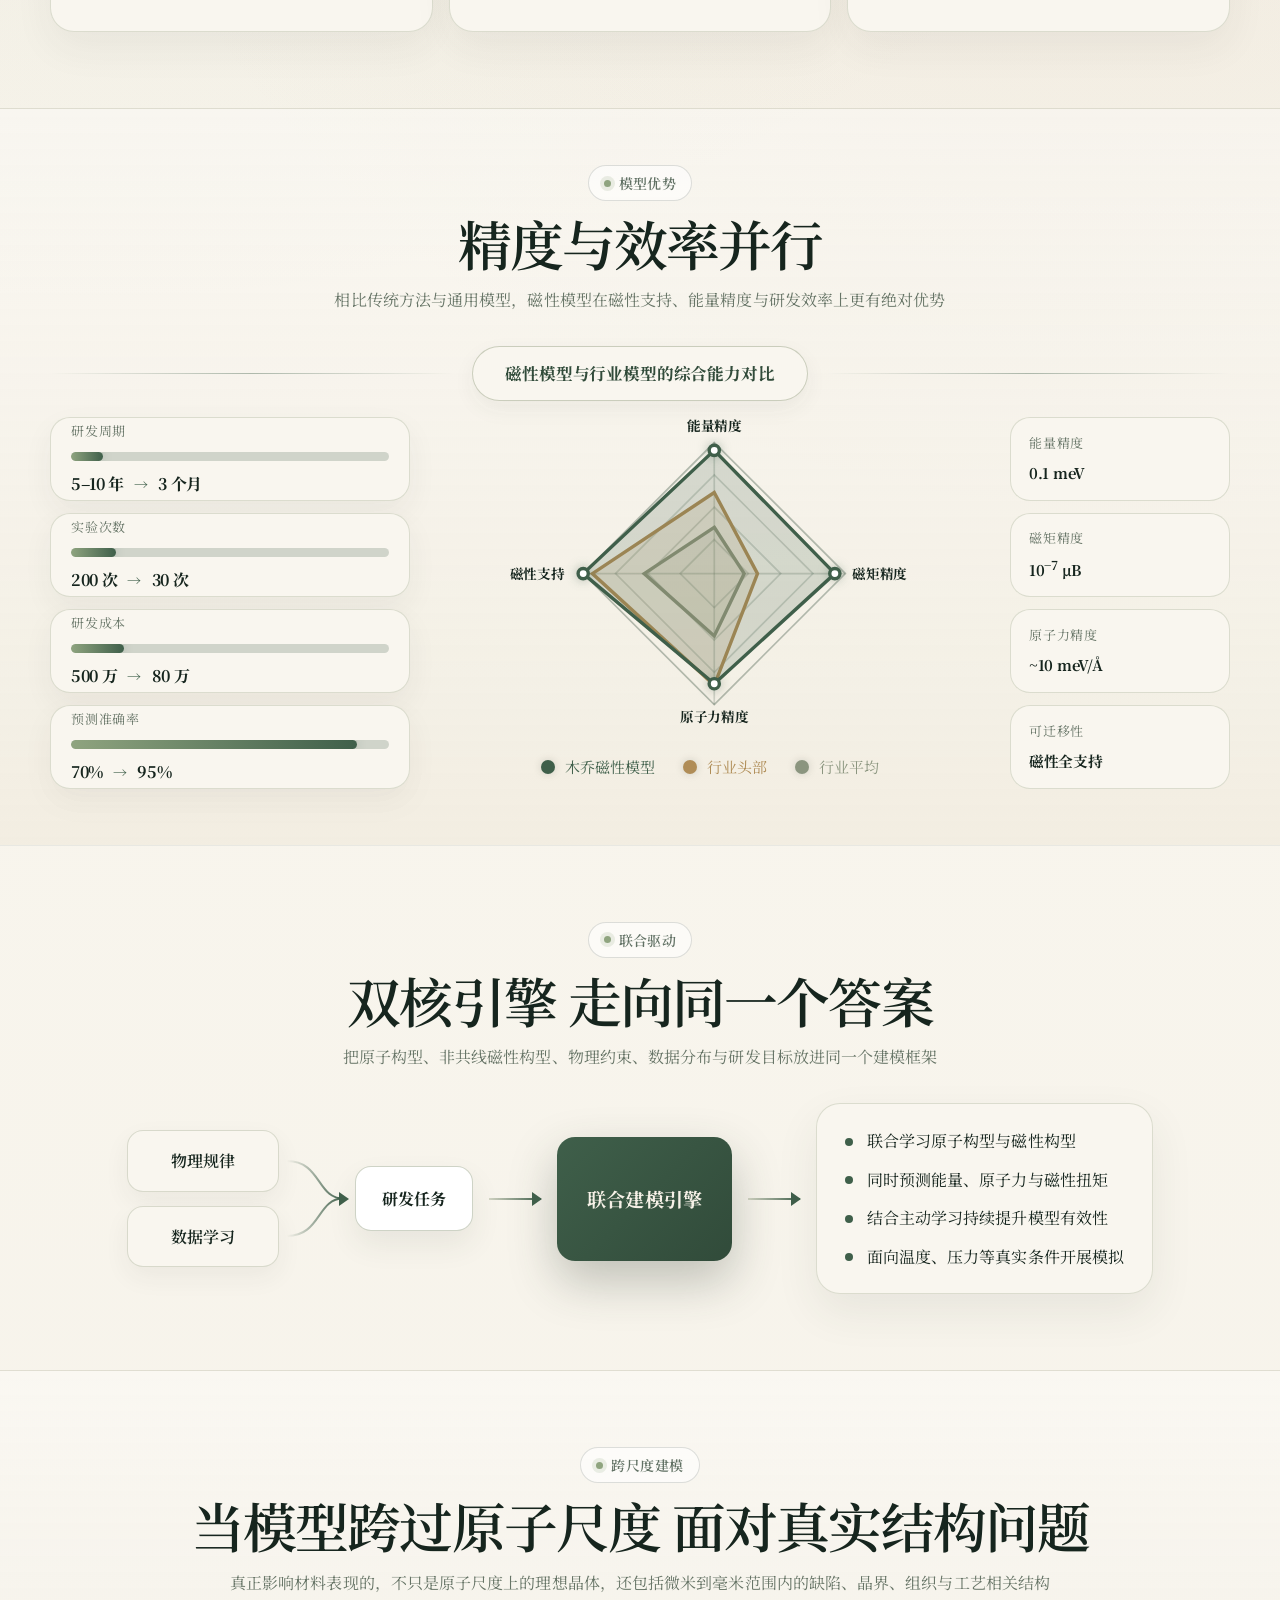
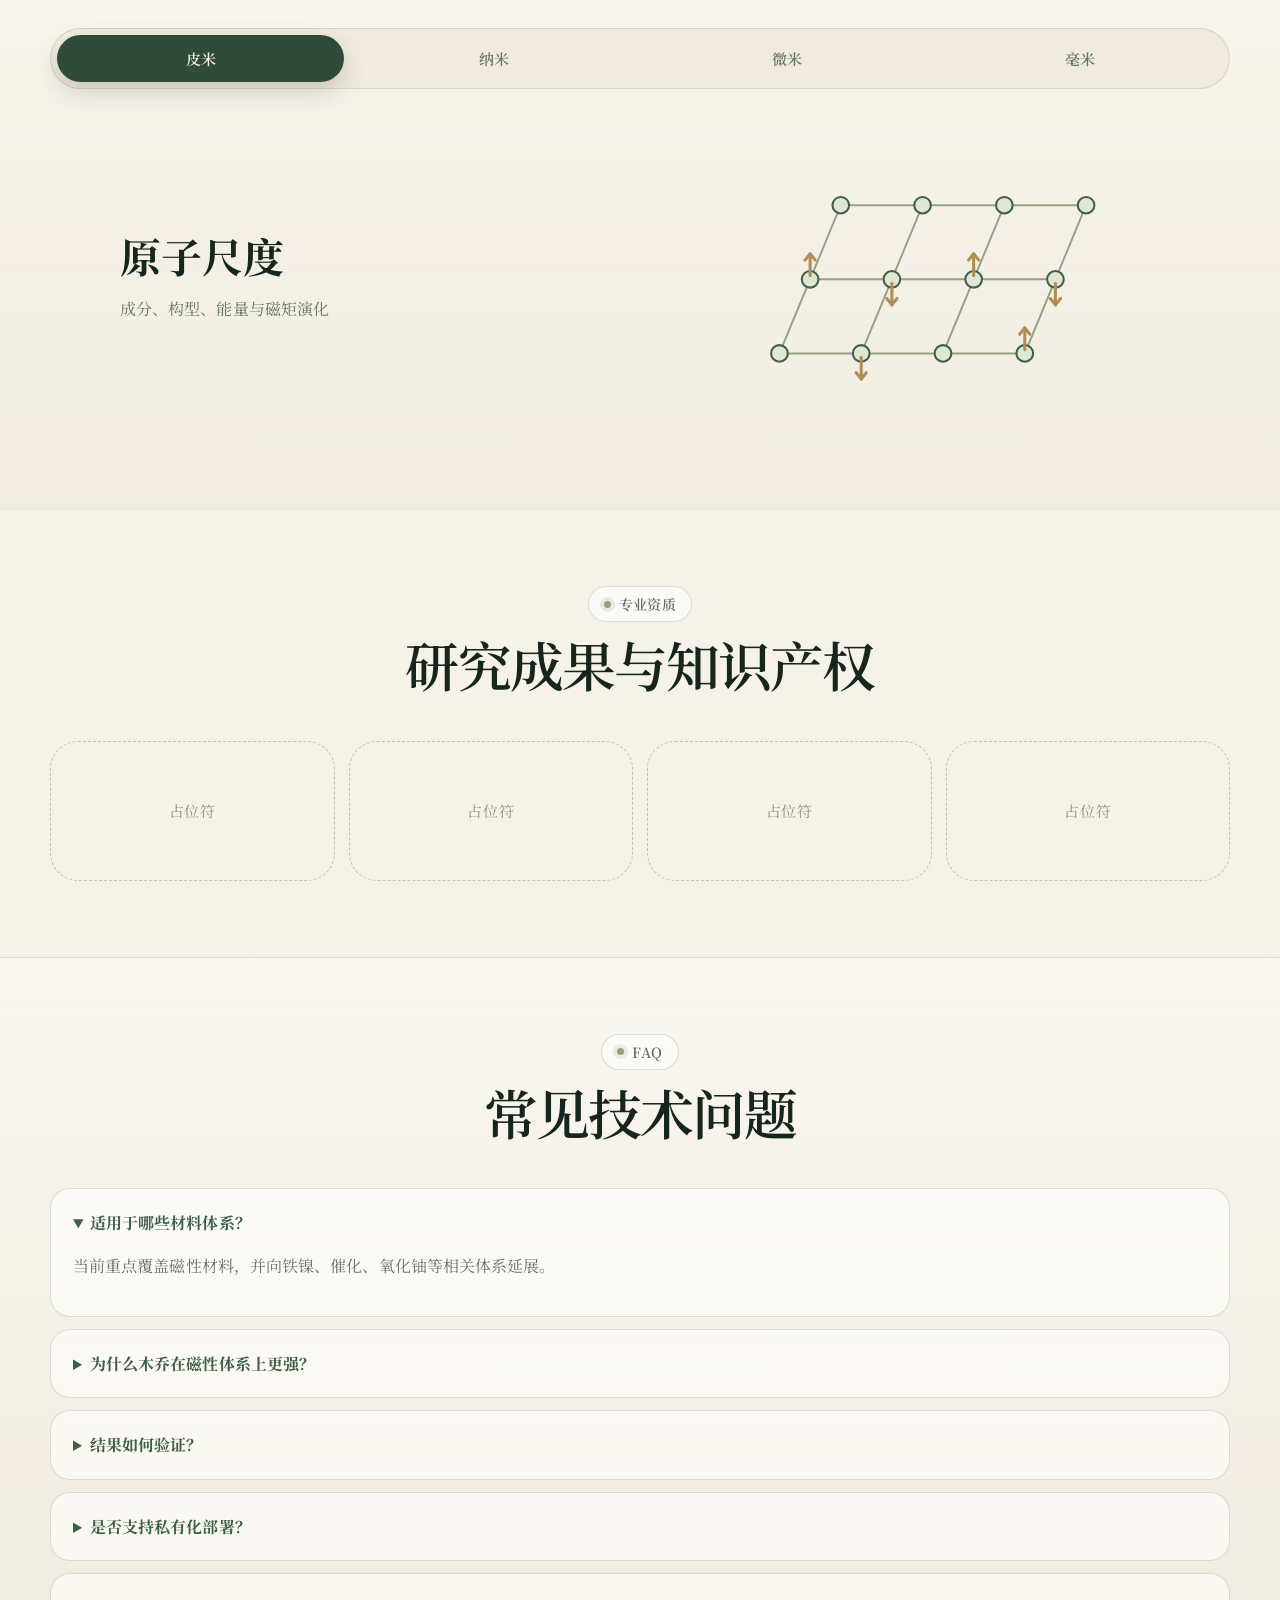
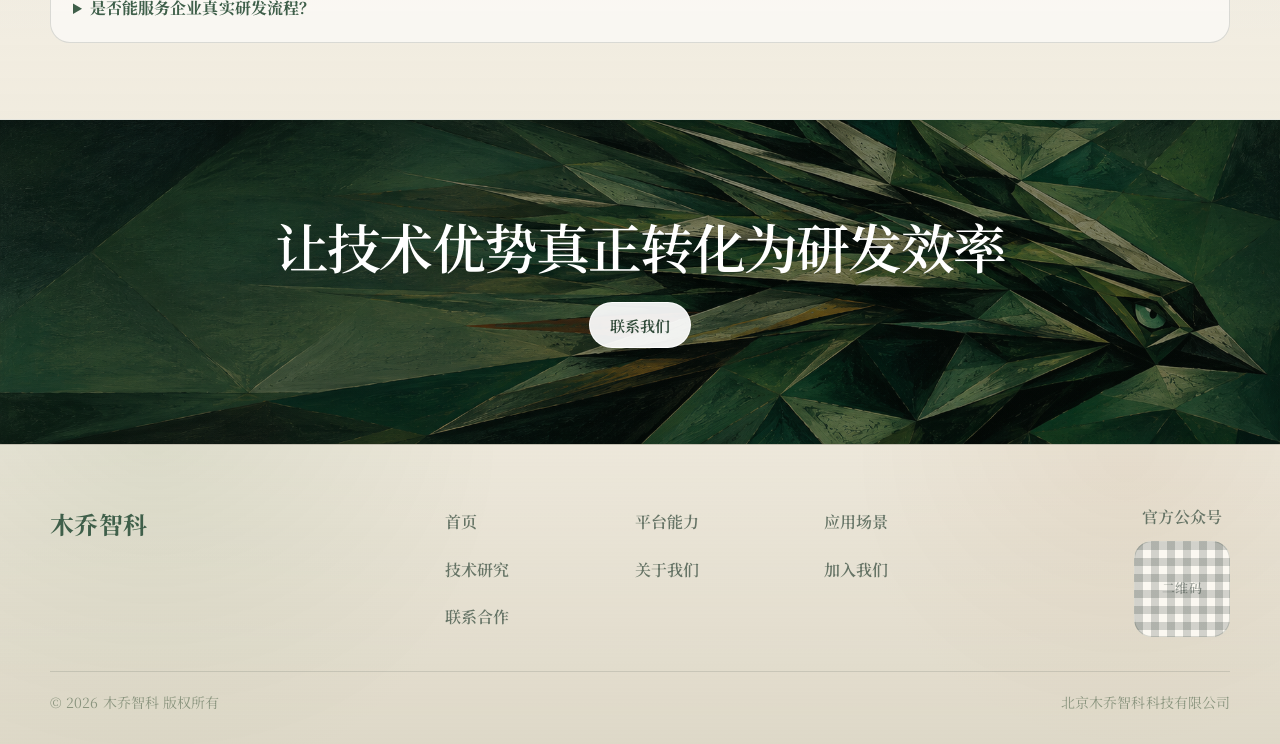
<file: research.html>
<!DOCTYPE html>
<html class="theme-light-green" lang="zh-CN">
 <head>
  <meta charset="utf-8">
  <meta content="width=device-width, initial-scale=1.0" name="viewport">
  <title>
   技术研究 | 木乔智科
  </title>
  <meta content="木乔智科围绕磁性材料原子基座模型、原子与磁矩联合建模、跨尺度建模与主动学习闭环开展技术研究。" name="description">
  <link href="styles.css" rel="stylesheet">
 </head>
 <body class="research-page">
  <header class="site-header" data-site-header>
   <div class="container nav-wrap">
    <a aria-label="木乔智科首页" class="brand" href="index.html">
     <span aria-hidden="true" class="brand-mark"><span></span></span>
     <span class="brand-copy"><strong>木乔智科</strong></span>
    </a>
    <nav aria-label="主导航" class="nav-links">
     <a href="index.html">首页</a>
     <a href="platform.html">平台能力</a>
     <a href="application.html">应用场景</a>
     <a class="active" href="research.html">技术研究</a>
     <a href="team.html">关于我们</a>
     <a href="careers.html">加入我们</a>
    </nav>
    <a class="button button--small button--solid nav-cta" href="contact.html">联系合作</a>
    <button aria-label="打开导航" class="nav-toggle" data-nav-toggle type="button">
     <span></span>
     <span></span>
    </button>
   </div>
  </header>
  <main>
   <section class="hero hero--sub section-pad">
    <div class="container hero-grid">
     <div class="hero-copy reveal">
      <p class="eyebrow">技术研究</p>
      <h1>让材料智能更懂真实世界</h1>
      <p class="hero-lead">
       将工艺、组织、磁性与性能之间的复杂关系纳入模型视野
      </p>
      <div class="hero-actions">
       <a class="button button--solid" href="#metrics">查看量化指标</a>
       <a class="button button--ghost" href="contact.html">联系合作</a>
      </div>
     </div>
    </div>
   </section>

   <section class="section-pad soft-block" id="principles">
    <div class="container section-head reveal">
     <p class="eyebrow">技术理念</p>
     <h2>当技术设想照进现实</h2>
     <p>
      从理想晶体、建模路径到验证闭环，重新定义磁性材料研发的技术边界
     </p>
    </div>
    <div class="container principles-grid reveal">
     <article class="principle-card principle-card--p1" tabindex="0">
      <h3>从理想晶体走向<span class="principle-highlight">真实研发</span></h3>
      <p>把工艺、组织、磁性与性能之间的关系纳入模型视野，让研究对象更接近研发现场真正面对的问题。</p>
     </article>
     <article class="principle-card principle-card--p2" tabindex="0">
      <h3>从单一路径走向<span class="principle-highlight">联合驱动</span></h3>
      <p>将物理规律、化学机理与科学数据放在同一框架中建模，让模型既有约束，也具备泛化能力。</p>
     </article>
     <article class="principle-card principle-card--p3" tabindex="0">
      <h3>从可预测走向<span class="principle-highlight">可验证</span></h3>
      <p>不只追求更快得到结果，更关注结果是否能够支持实验验证、工艺推演与真实制造落地。</p>
     </article>
    </div>
   </section>

   <section class="section-pad" id="capabilities">
    <div class="container section-head reveal">
     <p class="eyebrow">模型能力</p>
     <h2>把模型想象力带入磁性材料研发</h2>
     <p>
      不只停留在理想晶体与单一状态预测，而是将磁矩、非共线、多自由度与缺陷工程纳入更完整的磁性体系表达
     </p>
    </div>
    <div class="container cap-grid reveal">
     <article class="cap-card" tabindex="0">
      <h3>非共线磁性自由度支持</h3>
      <p>支持原子位置 + 磁矩的多自由度建模<br>覆盖更完整的磁性相互作用表达</p>
     </article>

     <article class="cap-card" tabindex="0">
      <h3>系列方法与预测能力</h3>
      <p>形成系列软件与方法体系<br>同时预测能量、原子力与磁性扭矩</p>
     </article>

     <article class="cap-card" tabindex="0">
      <h3>体系覆盖与工程突破</h3>
      <p>面向大规模磁性材料体系建模<br>实现缺陷工程计算模拟</p>
     </article>
    </div>
   </section>

   <section class="section-pad soft-block" id="metrics">
    <div class="container section-head reveal">
     <p class="eyebrow">模型优势</p>
     <h2>精度与效率并行</h2>
     <p>
      相比传统方法与通用模型，磁性模型在磁性支持、能量精度与研发效率上更有绝对优势
     </p>
    </div>
    <div class="container compare-radar-topline reveal" aria-hidden="true">
     <span class="compare-radar-topline__line"></span>
     <span class="compare-radar-topline__pill">磁性模型与行业模型的综合能力对比</span>
     <span class="compare-radar-topline__line"></span>
    </div>

    <div class="container compare-radar-layout reveal">
     <div class="compare-side-cards">
      <article class="business-compare-card">
       <div class="business-compare-card__meta">研发周期</div>
       <div class="business-compare-card__track"><span style="width:10%" data-animate-from="100" data-animate-to="10"></span></div>
       <div class="business-compare-card__values"><strong>5–10 年</strong><span>→</span><strong>3 个月</strong></div>
      </article>
      <article class="business-compare-card">
       <div class="business-compare-card__meta">实验次数</div>
       <div class="business-compare-card__track"><span style="width:14.2857%" data-animate-from="100" data-animate-to="14.2857"></span></div>
       <div class="business-compare-card__values"><strong>200 次</strong><span>→</span><strong>30 次</strong></div>
      </article>
      <article class="business-compare-card">
       <div class="business-compare-card__meta">研发成本</div>
       <div class="business-compare-card__track"><span style="width:16.6667%" data-animate-from="100" data-animate-to="16.6667"></span></div>
       <div class="business-compare-card__values"><strong>500 万</strong><span>→</span><strong>80 万</strong></div>
      </article>
      <article class="business-compare-card">
       <div class="business-compare-card__meta">预测准确率</div>
       <div class="business-compare-card__track"><span style="width:90%" data-animate-from="75" data-animate-to="90"></span></div>
       <div class="business-compare-card__values"><strong>70%</strong><span>→</span><strong>95%</strong></div>
      </article>
     </div>

     <div class="compare-radar-shell">
      <div class="compare-radar-shell__body">
       <div class="compare-radar-chart-wrap">
        <svg class="compare-radar-chart" viewBox="140 86 470 376" role="img" aria-label="模型能力雷达对比图">
         <g class="compare-radar-chart__grid">
          <polygon points="380,116 534,270 380,424 226,270" />
          <polygon points="380,154 496,270 380,386 264,270" />
          <polygon points="380,192 458,270 380,348 302,270" />
          <polygon points="380,230 420,270 380,310 340,270" />
          <line x1="380" y1="116" x2="380" y2="424" />
          <line x1="226" y1="270" x2="534" y2="270" />
         </g>
         <g class="compare-radar-chart__areas">
          <polygon data-series="avg" class="compare-radar-chart__area compare-radar-chart__area--avg" points="380,215.6 415.2,270 380,343.3 297.7,270" />
          <polygon data-series="lead" class="compare-radar-chart__area compare-radar-chart__area--lead" points="380,174.7 430.8,270 380,401.2 236.8,270" />
          <polygon data-series="wood" class="compare-radar-chart__area compare-radar-chart__area--wood" points="380,125.2 521.7,270 380,399.4 226,270" />
         </g>
         <g class="compare-radar-chart__points">
          <circle data-axis="energy" data-base-r="6" class="compare-radar-chart__point compare-radar-chart__point--wood" cx="380" cy="125.2" r="6" />
          <circle data-axis="moment" data-base-r="6" class="compare-radar-chart__point compare-radar-chart__point--wood" cx="521.7" cy="270" r="6" />
          <circle data-axis="force" data-base-r="6" class="compare-radar-chart__point compare-radar-chart__point--wood" cx="380" cy="399.4" r="6" />
          <circle data-axis="support" data-base-r="6" class="compare-radar-chart__point compare-radar-chart__point--wood" cx="226" cy="270" r="6" />
         </g>
         <g class="compare-radar-chart__labels">
          <text data-axis="energy" x="380" y="102" text-anchor="middle">能量精度</text>
          <text data-axis="moment" x="542" y="276" text-anchor="start">磁矩精度</text>
          <text data-axis="force" x="380" y="444" text-anchor="middle">原子力精度</text>
          <text data-axis="support" x="204" y="276" text-anchor="end">磁性支持</text>
         </g>
        </svg>
       </div>
      </div>

      <div class="compare-radar-legend" aria-label="图例">
       <button class="compare-radar-legend__item compare-radar-legend__item--wood" data-series="wood" type="button"><span class="compare-radar-legend__dot"></span>木乔磁性模型</button>
       <button class="compare-radar-legend__item compare-radar-legend__item--lead" data-series="lead" type="button"><span class="compare-radar-legend__dot"></span>行业头部</button>
       <button class="compare-radar-legend__item compare-radar-legend__item--avg" data-series="avg" type="button"><span class="compare-radar-legend__dot"></span>行业平均</button>
      </div>
     </div>

     <div class="compare-radar-side">
      <div class="compare-radar-summary compare-radar-summary--aligned">
       <div class="compare-radar-summary__item" data-axis="energy" tabindex="0">
        <span class="compare-radar-summary__label">能量精度</span>
        <strong>0.1 meV</strong>
       </div>
       <div class="compare-radar-summary__item" data-axis="moment" tabindex="0">
        <span class="compare-radar-summary__label">磁矩精度</span>
        <strong>10<sup>−7</sup> μB</strong>
       </div>
       <div class="compare-radar-summary__item" data-axis="force" tabindex="0">
        <span class="compare-radar-summary__label">原子力精度</span>
        <strong>~10 meV/Å</strong>
       </div>
       <div class="compare-radar-summary__item" data-axis="support" tabindex="0">
        <span class="compare-radar-summary__label">可迁移性</span>
        <strong>磁性全支持</strong>
       </div>
      </div>
     </div>
    </div>
   </section>

   <section class="section-pad" id="fusion">
    <div class="container section-head reveal">
     <p class="eyebrow">联合驱动</p>
     <h2>双核引擎 走向同一个答案</h2>
     <p>
      把原子构型、非共线磁性构型、物理约束、数据分布与研发目标放进同一个建模框架
     </p>
    </div>
    <div class="container flow-diagram reveal">
     <div class="flow-inputs-stage">
      <div class="flow-sources">
       <div class="flow-node flow-node--input">物理规律</div>
       <div class="flow-node flow-node--input">数据学习</div>
      </div>
      <div class="flow-merge" aria-hidden="true">
       <svg viewBox="0 0 60 150" preserveAspectRatio="none">
        <defs>
         <linearGradient id="flowMergeFade" x1="0" y1="0" x2="56" y2="0" gradientUnits="userSpaceOnUse">
          <stop offset="0" stop-color="#3f5f4a" stop-opacity="0" />
          <stop offset="0.55" stop-color="#3f5f4a" stop-opacity="0.55" />
          <stop offset="1" stop-color="#3f5f4a" stop-opacity="1" />
         </linearGradient>
        </defs>
        <path class="flow-merge__line" d="M0 34 C 34 34, 30 75, 56 75" />
        <path class="flow-merge__line" d="M0 116 C 34 116, 30 75, 56 75" />
       </svg>
       <span class="flow-merge__head"></span>
      </div>
      <div class="flow-node flow-node--task">研发任务</div>
     </div>

     <div class="flow-arrow" aria-hidden="true"></div>

     <div class="flow-core">联合建模引擎</div>

     <div class="flow-arrow" aria-hidden="true"></div>

     <div class="flow-outputs">
      <ul>
       <li>联合学习原子构型与磁性构型</li>
       <li>同时预测能量、原子力与磁性扭矩</li>
       <li>结合主动学习持续提升模型有效性</li>
       <li>面向温度、压力等真实条件开展模拟</li>
      </ul>
     </div>
    </div>
   </section>

   <section class="section-pad soft-block" id="cross-scale">
    <div class="container section-head reveal">
     <p class="eyebrow">跨尺度建模</p>
     <h2>当模型跨过原子尺度 面对真实结构问题</h2>
     <p>
      真正影响材料表现的，不只是原子尺度上的理想晶体，还包括微米到毫米范围内的缺陷、晶界、组织与工艺相关结构
     </p>
    </div>
    <div class="container scale-tabs reveal" data-scale-tabs>
     <div class="scale-tablist" role="tablist" aria-label="跨尺度切换">
      <span class="scale-tab-indicator" aria-hidden="true"></span>
      <button class="scale-tab is-active" type="button" role="tab" aria-selected="true" data-tab="0" data-tag="皮米尺度" data-title="原子尺度" data-desc="成分、构型、能量与磁矩演化">皮米</button>
      <button class="scale-tab" type="button" role="tab" aria-selected="false" data-tab="1" data-tag="纳米尺度" data-title="缺陷与晶界" data-desc="局域扰动、界面结构与局部磁性行为">纳米</button>
      <button class="scale-tab" type="button" role="tab" aria-selected="false" data-tab="2" data-tag="微米尺度" data-title="组织与介观连接" data-desc="析出相、晶粒尺寸、组织演化与结构耦合">微米</button>
      <button class="scale-tab" type="button" role="tab" aria-selected="false" data-tab="3" data-tag="毫米尺度" data-title="性能与工艺输出" data-desc="更接近真实研发中的性能表现与工艺窗口">毫米</button>
     </div>
     <div class="scale-tabpanel">
      <div class="scale-tabcopy">
       <h3 data-scale-title>原子尺度</h3>
       <p data-scale-desc>成分、构型、能量与磁矩演化</p>
      </div>
      <div class="scale-visual" aria-hidden="true">
       <div class="scale-figure is-active" data-scale-figure="0"><svg viewBox="0 0 360 260" xmlns="http://www.w3.org/2000/svg"><defs><radialGradient id="scaleGlow0" cx="50%" cy="48%" r="62%"><stop offset="0" stop-color="#3f5f4a" stop-opacity="0.14"/><stop offset="1" stop-color="#3f5f4a" stop-opacity="0"/></radialGradient></defs><g stroke="#7d8c66" stroke-width="1.5" opacity="0.8"><line x1="70" y1="196" x2="134" y2="196"/><line x1="134" y1="196" x2="198" y2="196"/><line x1="198" y1="196" x2="262" y2="196"/><line x1="94" y1="138" x2="158" y2="138"/><line x1="158" y1="138" x2="222" y2="138"/><line x1="222" y1="138" x2="286" y2="138"/><line x1="118" y1="80" x2="182" y2="80"/><line x1="182" y1="80" x2="246" y2="80"/><line x1="246" y1="80" x2="310" y2="80"/><line x1="70" y1="196" x2="94" y2="138"/><line x1="134" y1="196" x2="158" y2="138"/><line x1="198" y1="196" x2="222" y2="138"/><line x1="262" y1="196" x2="286" y2="138"/><line x1="94" y1="138" x2="118" y2="80"/><line x1="158" y1="138" x2="182" y2="80"/><line x1="222" y1="138" x2="246" y2="80"/><line x1="286" y1="138" x2="310" y2="80"/></g><circle cx="70" cy="196" r="6.5" fill="#dfe6d2" stroke="#3f5f4a" stroke-width="1.6"/><circle cx="134" cy="196" r="6.5" fill="#dfe6d2" stroke="#3f5f4a" stroke-width="1.6"/><circle cx="198" cy="196" r="6.5" fill="#dfe6d2" stroke="#3f5f4a" stroke-width="1.6"/><circle cx="262" cy="196" r="6.5" fill="#dfe6d2" stroke="#3f5f4a" stroke-width="1.6"/><circle cx="94" cy="138" r="6.5" fill="#dfe6d2" stroke="#3f5f4a" stroke-width="1.6"/><circle cx="158" cy="138" r="6.5" fill="#dfe6d2" stroke="#3f5f4a" stroke-width="1.6"/><circle cx="222" cy="138" r="6.5" fill="#dfe6d2" stroke="#3f5f4a" stroke-width="1.6"/><circle cx="286" cy="138" r="6.5" fill="#dfe6d2" stroke="#3f5f4a" stroke-width="1.6"/><circle cx="118" cy="80" r="6.5" fill="#dfe6d2" stroke="#3f5f4a" stroke-width="1.6"/><circle cx="182" cy="80" r="6.5" fill="#dfe6d2" stroke="#3f5f4a" stroke-width="1.6"/><circle cx="246" cy="80" r="6.5" fill="#dfe6d2" stroke="#3f5f4a" stroke-width="1.6"/><circle cx="310" cy="80" r="6.5" fill="#dfe6d2" stroke="#3f5f4a" stroke-width="1.6"/><line x1="94" y1="135" x2="94" y2="118" stroke="#b08d57" stroke-width="2.4" stroke-linecap="round"/><path d="M90 123 L94 118 L98 123" fill="none" stroke="#b08d57" stroke-width="2.4" stroke-linecap="round" stroke-linejoin="round"/><line x1="158" y1="141" x2="158" y2="158" stroke="#b08d57" stroke-width="2.4" stroke-linecap="round"/><path d="M154 153 L158 158 L162 153" fill="none" stroke="#b08d57" stroke-width="2.4" stroke-linecap="round" stroke-linejoin="round"/><line x1="222" y1="135" x2="222" y2="118" stroke="#b08d57" stroke-width="2.4" stroke-linecap="round"/><path d="M218 123 L222 118 L226 123" fill="none" stroke="#b08d57" stroke-width="2.4" stroke-linecap="round" stroke-linejoin="round"/><line x1="286" y1="141" x2="286" y2="158" stroke="#b08d57" stroke-width="2.4" stroke-linecap="round"/><path d="M282 153 L286 158 L290 153" fill="none" stroke="#b08d57" stroke-width="2.4" stroke-linecap="round" stroke-linejoin="round"/><line x1="134" y1="199" x2="134" y2="216" stroke="#b08d57" stroke-width="2.4" stroke-linecap="round"/><path d="M130 211 L134 216 L138 211" fill="none" stroke="#b08d57" stroke-width="2.4" stroke-linecap="round" stroke-linejoin="round"/><line x1="262" y1="193" x2="262" y2="176" stroke="#b08d57" stroke-width="2.4" stroke-linecap="round"/><path d="M258 181 L262 176 L266 181" fill="none" stroke="#b08d57" stroke-width="2.4" stroke-linecap="round" stroke-linejoin="round"/></svg></div>
       <div class="scale-figure" data-scale-figure="1"><svg viewBox="0 0 360 260" xmlns="http://www.w3.org/2000/svg"><circle cx="50" cy="85" r="3.2" fill="#9fae87"/><circle cx="50" cy="115" r="3.2" fill="#9fae87"/><circle cx="50" cy="145" r="3.2" fill="#9fae87"/><circle cx="50" cy="175" r="3.2" fill="#9fae87"/><circle cx="80" cy="85" r="3.2" fill="#9fae87"/><circle cx="80" cy="115" r="3.2" fill="#9fae87"/><circle cx="80" cy="145" r="3.2" fill="#9fae87"/><circle cx="80" cy="175" r="3.2" fill="#9fae87"/><circle cx="110" cy="85" r="3.2" fill="#9fae87"/><circle cx="110" cy="115" r="3.2" fill="#9fae87"/><circle cx="110" cy="145" r="3.2" fill="#9fae87"/><circle cx="110" cy="175" r="3.2" fill="#9fae87"/><circle cx="140" cy="85" r="3.2" fill="#9fae87"/><circle cx="140" cy="115" r="3.2" fill="#9fae87"/><circle cx="140" cy="145" r="3.2" fill="#9fae87"/><circle cx="140" cy="175" r="3.2" fill="#9fae87"/><circle cx="236.1" cy="73.3" r="3.2" fill="#9fae87"/><circle cx="226.8" cy="101.8" r="3.2" fill="#9fae87"/><circle cx="217.6" cy="130.4" r="3.2" fill="#9fae87"/><circle cx="208.3" cy="158.9" r="3.2" fill="#9fae87"/><circle cx="264.6" cy="82.6" r="3.2" fill="#9fae87"/><circle cx="255.4" cy="111.1" r="3.2" fill="#9fae87"/><circle cx="246.1" cy="139.6" r="3.2" fill="#9fae87"/><circle cx="236.8" cy="168.2" r="3.2" fill="#9fae87"/><circle cx="293.2" cy="91.8" r="3.2" fill="#9fae87"/><circle cx="283.9" cy="120.4" r="3.2" fill="#9fae87"/><circle cx="274.6" cy="148.9" r="3.2" fill="#9fae87"/><circle cx="265.4" cy="177.4" r="3.2" fill="#9fae87"/><circle cx="321.7" cy="101.1" r="3.2" fill="#9fae87"/><circle cx="312.4" cy="129.6" r="3.2" fill="#9fae87"/><circle cx="303.2" cy="158.2" r="3.2" fill="#9fae87"/><circle cx="293.9" cy="186.7" r="3.2" fill="#9fae87"/><path d="M186 28 C 176 80, 196 120, 182 150 C 170 180, 190 215, 178 236" fill="none" stroke="#3f5f4a" stroke-width="3" stroke-linecap="round"/><circle cx="95" cy="130" r="7" fill="none" stroke="#b08d57" stroke-width="2" stroke-dasharray="3 3"/><g stroke="#b08d57" stroke-width="2.4" stroke-linecap="round"><line x1="235" y1="118" x2="235" y2="142"/><line x1="223" y1="142" x2="247" y2="142"/></g></svg></div>
       <div class="scale-figure" data-scale-figure="2"><svg viewBox="0 0 360 260" xmlns="http://www.w3.org/2000/svg"><path d="M0 70 C 70 60, 110 95, 150 80 C 210 58, 250 90, 360 72" fill="none" stroke="#3f5f4a" stroke-width="1.6" opacity="0.85" stroke-linecap="round"/><path d="M0 165 C 80 150, 120 185, 175 168 C 240 148, 300 180, 360 165" fill="none" stroke="#3f5f4a" stroke-width="2.2" opacity="0.85" stroke-linecap="round"/><path d="M120 0 C 110 60, 140 95, 130 150 C 122 195, 150 230, 140 260" fill="none" stroke="#3f5f4a" stroke-width="1.6" opacity="0.85" stroke-linecap="round"/><path d="M250 0 C 245 55, 268 100, 255 150 C 244 200, 262 235, 255 260" fill="none" stroke="#3f5f4a" stroke-width="2.2" opacity="0.85" stroke-linecap="round"/><circle cx="60" cy="120" r="5" fill="#b08d57" opacity="0.9"/><circle cx="190" cy="120" r="6" fill="#b08d57" opacity="0.9"/><circle cx="300" cy="120" r="4.5" fill="#b08d57" opacity="0.9"/><circle cx="80" cy="210" r="4" fill="#b08d57" opacity="0.9"/><circle cx="210" cy="210" r="5" fill="#b08d57" opacity="0.9"/><circle cx="310" cy="210" r="4" fill="#b08d57" opacity="0.9"/><circle cx="175" cy="40" r="4.5" fill="#b08d57" opacity="0.9"/></svg></div>
       <div class="scale-figure" data-scale-figure="3"><svg viewBox="0 0 360 260" xmlns="http://www.w3.org/2000/svg"><line x1="90" y1="40" x2="90" y2="220" stroke="#7d8c66" stroke-width="0.7" opacity="0.18"/><line x1="136" y1="40" x2="136" y2="220" stroke="#7d8c66" stroke-width="0.7" opacity="0.18"/><line x1="228" y1="40" x2="228" y2="220" stroke="#7d8c66" stroke-width="0.7" opacity="0.18"/><line x1="274" y1="40" x2="274" y2="220" stroke="#7d8c66" stroke-width="0.7" opacity="0.18"/><g stroke="#7d8c66" stroke-width="1.2" opacity="0.5"><line x1="40" y1="130" x2="324" y2="130"/><line x1="182" y1="28" x2="182" y2="232"/></g><path d="M50 206 C 150 202, 188 168, 214 130 C 244 86, 296 60, 312 54 C 212 58, 176 92, 150 130 C 120 174, 74 200, 50 206 Z" fill="#3f5f4a" fill-opacity="0.08" stroke="#b08d57" stroke-width="2.6" stroke-linejoin="round"/><path d="M236 96 l7 1 l-3 6" fill="none" stroke="#b08d57" stroke-width="2.2" stroke-linecap="round" stroke-linejoin="round"/><path d="M128 164 l-7 -1 l3 -6" fill="none" stroke="#b08d57" stroke-width="2.2" stroke-linecap="round" stroke-linejoin="round"/></svg></div>
      </div>
     </div>
    </div>
   </section>

   <section class="section-pad" id="research-output">
    <div class="container section-head reveal">
     <p class="eyebrow">专业资质</p>
     <h2>研究成果与知识产权</h2>
    </div>
    <div class="container output-grid reveal">
     <article class="output-card--placeholder"><span>占位符</span></article>
     <article class="output-card--placeholder"><span>占位符</span></article>
     <article class="output-card--placeholder"><span>占位符</span></article>
     <article class="output-card--placeholder"><span>占位符</span></article>
    </div>
   </section>

   <section class="section-pad soft-block" id="faq">
    <div class="container section-head reveal">
     <p class="eyebrow">FAQ</p>
     <h2>常见技术问题</h2>
    </div>
    <div class="container faq-list reveal">
     <details open>
      <summary>适用于哪些材料体系？</summary>
      <p>当前重点覆盖磁性材料，并向铁镍、催化、氧化铀等相关体系延展。</p>
     </details>
     <details>
      <summary>为什么木乔在磁性体系上更强？</summary>
      <p>因为平台不仅看原子结构，还进一步考虑磁矩、自旋耦合以及更接近真实研发条件的因素。</p>
     </details>
     <details>
      <summary>结果如何验证？</summary>
      <p>可通过测试大纲、性能评估、实验回查或项目试点方式逐步验证。</p>
     </details>
     <details>
      <summary>是否支持私有化部署？</summary>
      <p>支持 SaaS 与私有化部署，也支持围绕特定算力环境进行深度定制。</p>
     </details>
     <details>
      <summary>是否能服务企业真实研发流程？</summary>
      <p>可以，平台既支持研究任务，也支持项目交付、报告输出与合作部署。</p>
     </details>
    </div>
   </section>

   <section class="cta-band">
    <div class="container">
     <h2>让技术优势真正转化为研发效率</h2>
     <a class="button button--solid" href="contact.html">联系我们</a>
    </div>
   </section>
  </main>
  <footer class="site-footer">
   <div class="container footer-grid">
    <a class="footer-brand" href="index.html"><strong>木乔智科</strong></a>
    <nav aria-label="页脚导航" class="footer-links">
     <a href="index.html">首页</a>
     <a href="platform.html">平台能力</a>
     <a href="application.html">应用场景</a>
     <a href="research.html">技术研究</a>
     <a href="team.html">关于我们</a>
     <a href="careers.html">加入我们</a>
     <a href="contact.html">联系合作</a>
    </nav>
    <div class="footer-qr">
     <span>官方公众号</span>
     <div class="qr-box">二维码</div>
    </div>
   </div>
   <div class="container footer-bottom">
    <span>&copy; 2026 木乔智科 版权所有</span>
    <span>北京木乔智科科技有限公司</span>
   </div>
  </footer>
  <script src="app.js"></script>
 </body>
</html>
</file>
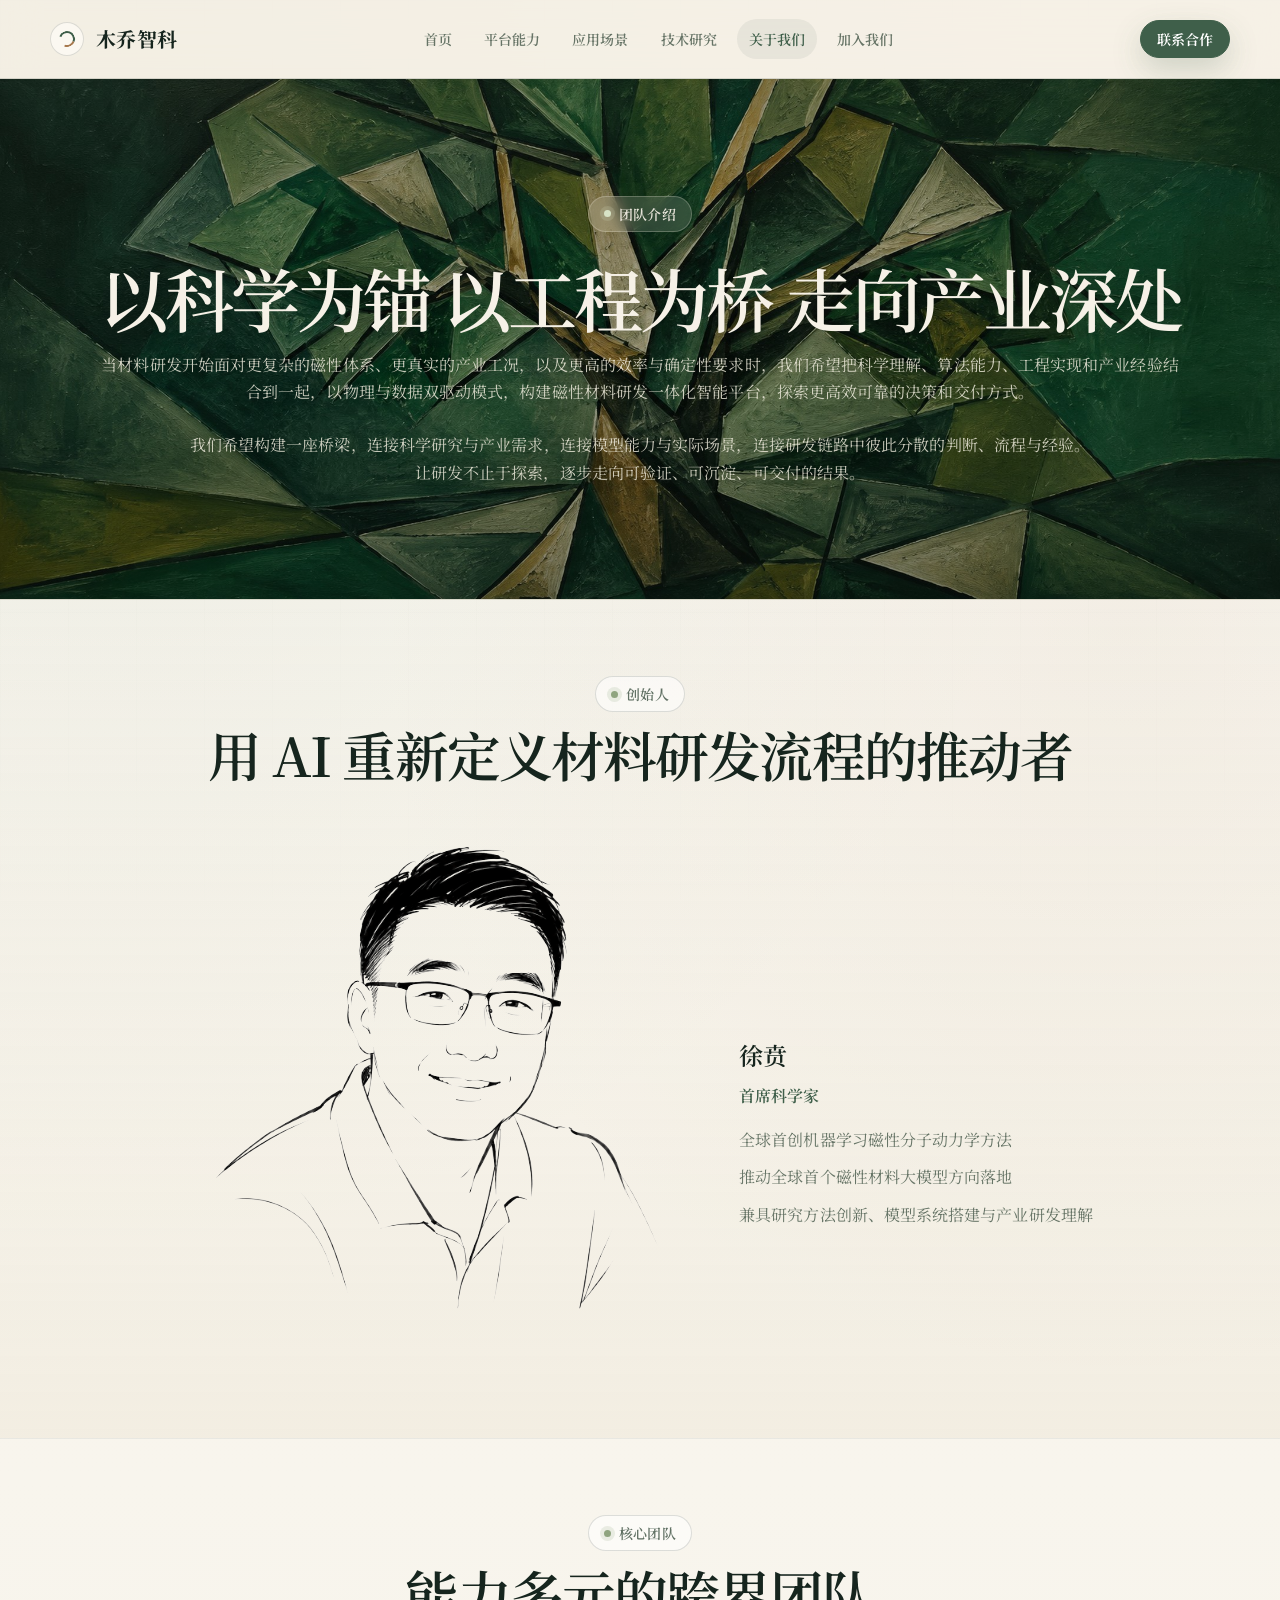
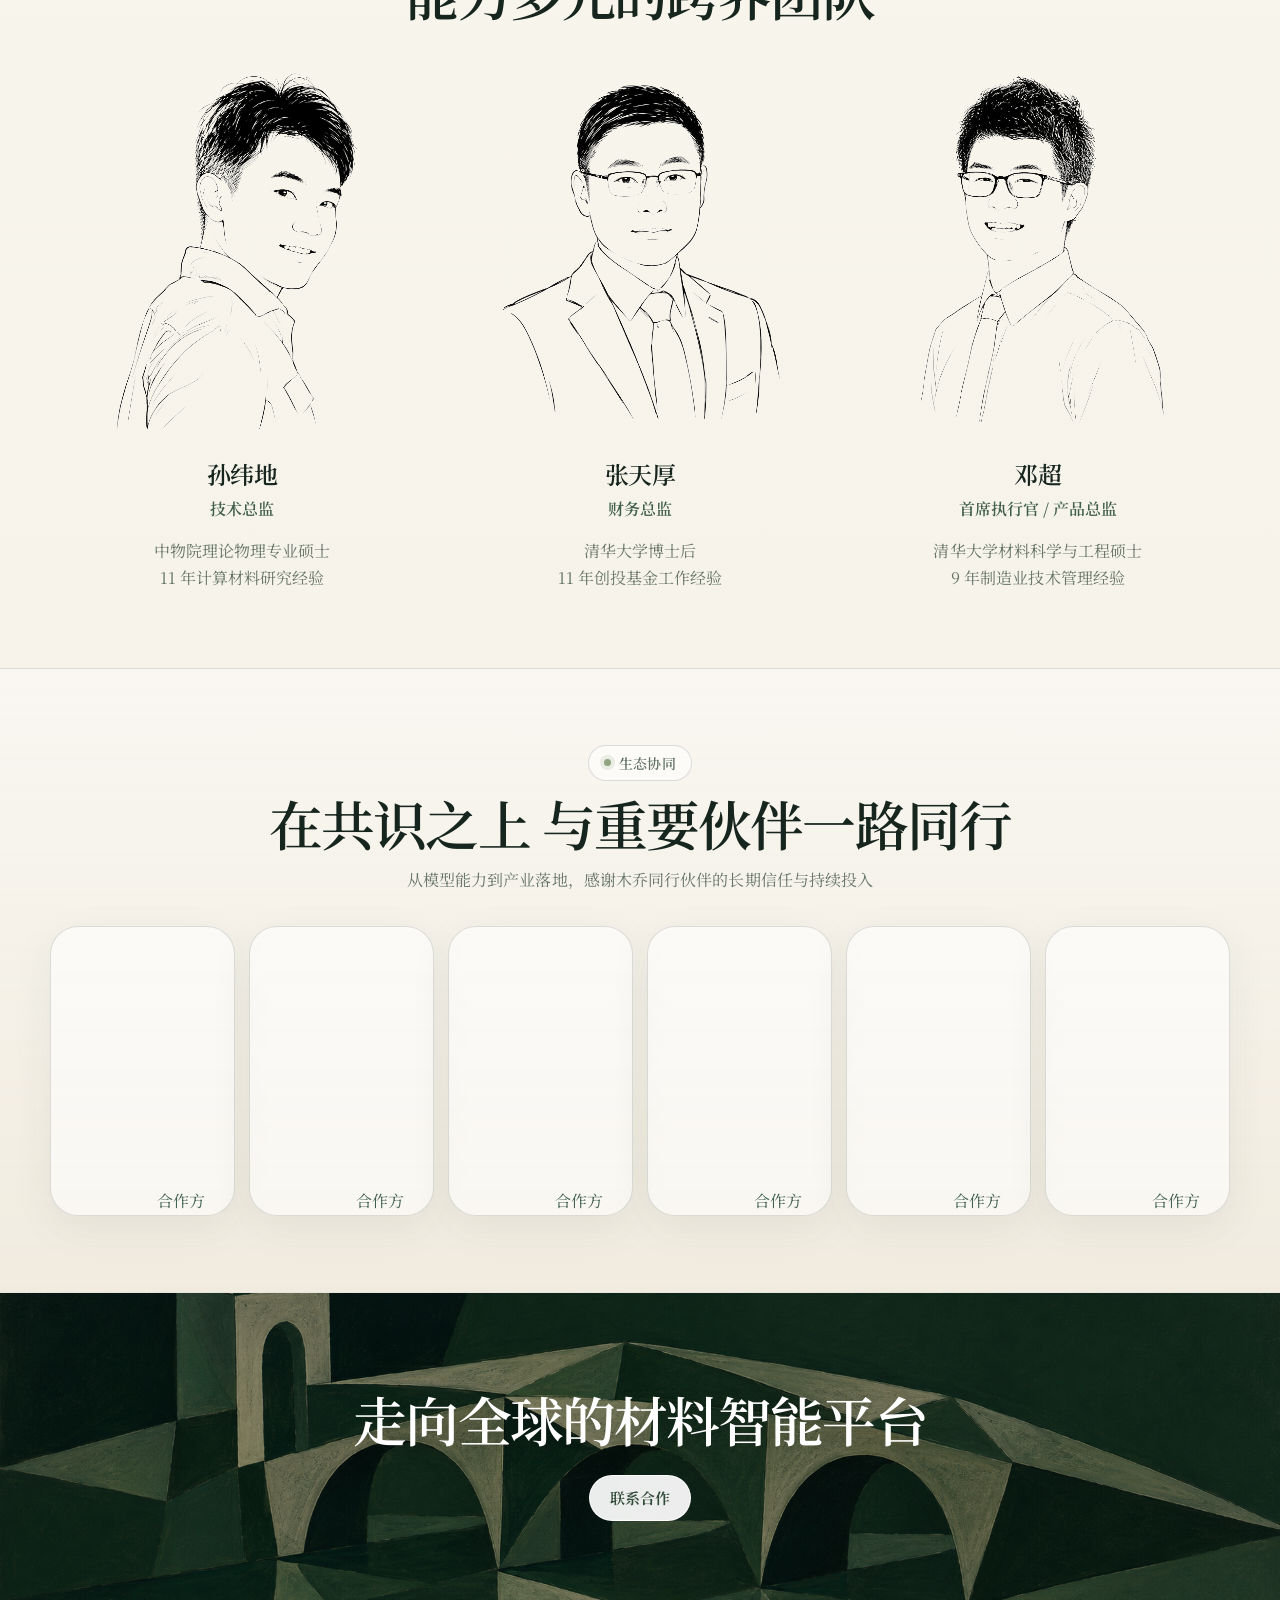
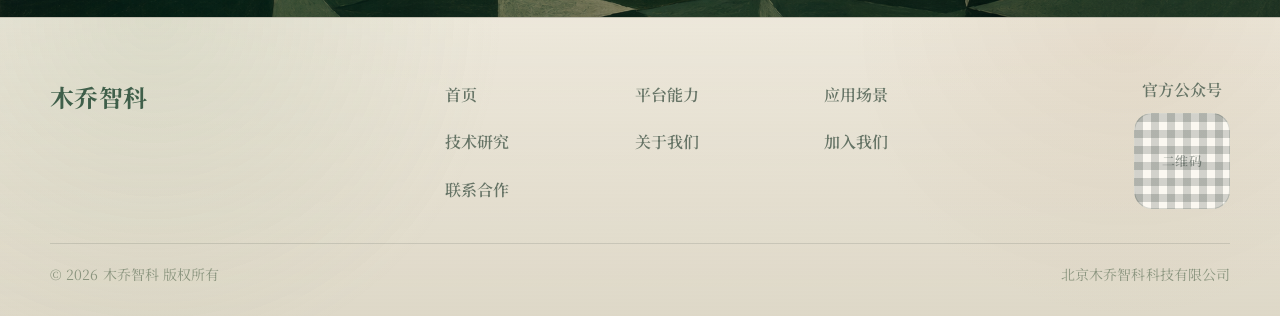
<file: team.html>
<!DOCTYPE html>
<html class="theme-light-green" lang="zh-CN">
 <head>
  <meta charset="utf-8">
  <meta content="width=device-width, initial-scale=1.0" name="viewport">
  <title>
   团队构成 | 木乔智科
  </title>
  <meta content="木乔智科官网" name="description">
  <link href="styles.css" rel="stylesheet">
 </head>
 <body class="team-page">
  <svg aria-hidden="true" width="0" height="0" focusable="false" style="position:absolute;width:0;height:0;overflow:hidden">
   <filter id="ink-knockout" x="0" y="0" width="100%" height="100%" color-interpolation-filters="sRGB">
    <feColorMatrix type="matrix" values="1 0 0 0 0  0 1 0 0 0  0 0 1 0 0  -0.332 -0.652 -0.127 0 1" result="ink"></feColorMatrix>
    <feComposite in="ink" in2="SourceGraphic" operator="in"></feComposite>
   </filter>
  </svg>
  <header class="site-header" data-site-header>
   <div class="container nav-wrap">
    <a aria-label="木乔智科首页" class="brand" href="index.html">
     <span aria-hidden="true" class="brand-mark">
      <span>
      </span>
     </span>
     <span class="brand-copy">
      <strong>
       木乔智科
      </strong>
     </span>
    </a>
    <nav aria-label="主导航" class="nav-links">
     <a href="index.html">
      首页
     </a>
     <a href="platform.html">
      平台能力
     </a>
     <a href="application.html">
      应用场景
     </a>
     <a href="research.html">
      技术研究
     </a>
     <a class="active" href="team.html">
      关于我们
     </a>
     <a href="careers.html">
      加入我们
     </a>
    </nav>
    <a class="button button--small button--solid nav-cta" href="contact.html">
     联系合作
    </a>
    <button aria-label="打开导航" class="nav-toggle" data-nav-toggle type="button">
     <span>
     </span>
     <span>
     </span>
    </button>
   </div>
  </header>
  <main>
   <section class="hero hero--sub section-pad">
    <div class="container hero-grid">
     <div class="hero-copy reveal">
      <p class="eyebrow">
       团队介绍
      </p>
      <h1>
       以科学为锚 以工程为桥 走向产业深处
      </h1>
      <p>
       当材料研发开始面对更复杂的磁性体系、更真实的产业工况，以及更高的效率与确定性要求时，我们希望把科学理解、算法能力、工程实现和产业经验结合到一起，以物理与数据双驱动模式，构建磁性材料研发一体化智能平台，探索更高效可靠的决策和交付方式。
      </p>
      <p>
       我们希望构建一座桥梁，连接科学研究与产业需求，连接模型能力与实际场景，连接研发链路中彼此分散的判断、流程与经验。<br>让研发不止于探索，逐步走向可验证、可沉淀、可交付的结果。
      </p>
     </div>
    </div>
   </section>
   <section class="section-pad soft-block">
    <div class="container section-head reveal">
     <p class="eyebrow">
      创始人
     </p>
     <h2>
      用 AI 重新定义材料研发流程的推动者
     </h2>
    </div>
    <div class="container founder-card reveal">
     <div class="photo-box">
      <img src="assets/ChatGPT%20Image%20Jun%2024,%202026%20at%2012_18_00%20AM.png" alt="徐贲 首席科学家" loading="lazy">
     </div>
     <div>
      <h3>
       徐贲
      </h3>
      <p class="person-role">
       首席科学家
      </p>
      <ul>
       <li>
        全球首创机器学习磁性分子动力学方法
       </li>
       <li>
        推动全球首个磁性材料大模型方向落地
       </li>
       <li>
        兼具研究方法创新、模型系统搭建与产业研发理解
       </li>
      </ul>
     </div>
    </div>
   </section>
   <section class="section-pad">
    <div class="container section-head reveal">
     <p class="eyebrow">
      核心团队
     </p>
     <h2>
      能力多元的跨界团队
     </h2>
    </div>
    <div class="container people-grid reveal">
     <article class="person-card">
      <div class="person-avatar" aria-hidden="true">
       <img src="assets/ChatGPT%20Image%20Jun%2024,%202026%20at%2012_21_20%20AM.png" alt="孙纬地 技术总监" loading="lazy">
      </div>
      <h3>
       孙纬地
      </h3>
      <p class="person-role">
       技术总监
      </p>
      <p class="person-bio">
       中物院理论物理专业硕士<br>11 年计算材料研究经验
      </p>
     </article>
     <article class="person-card">
      <div class="person-avatar" aria-hidden="true">
       <img src="assets/ChatGPT%20Image%20Jun%2024,%202026%20at%2012_24_43%20AM.png" alt="张天厚 财务总监" loading="lazy">
      </div>
      <h3>
       张天厚
      </h3>
      <p class="person-role">
       财务总监
      </p>
      <p class="person-bio">
       清华大学博士后<br>11 年创投基金工作经验
      </p>
     </article>
     <article class="person-card">
      <div class="person-avatar" aria-hidden="true">
       <img src="assets/ChatGPT%20Image%20Jun%2024,%202026%20at%2012_45_15%20AM.png" alt="邓超 首席执行官 / 产品总监" loading="lazy">
      </div>
      <h3>
       邓超
      </h3>
      <p class="person-role">
       首席执行官 / 产品总监
      </p>
      <p class="person-bio">
       清华大学材料科学与工程硕士<br>9 年制造业技术管理经验
      </p>
     </article>
    </div>
   </section>
   <section class="section-pad soft-block">
    <div class="container section-head reveal">
     <p class="eyebrow">
      生态协同
     </p>
     <h2>
      在共识之上 与重要伙伴一路同行
     </h2>
     <p>
      从模型能力到产业落地，感谢木乔同行伙伴的长期信任与持续投入
     </p>
    </div>
    <div class="container logo-wall reveal">
     <span>
      合作方
     </span>
     <span>
      合作方
     </span>
     <span>
      合作方
     </span>
     <span>
      合作方
     </span>
     <span>
      合作方
     </span>
     <span>
      合作方
     </span>
    </div>
   </section>
   <section class="cta-band">
    <div class="container">
     <h2>
      走向全球的材料智能平台
     </h2>
     <a class="button button--solid" href="contact.html">
      联系合作
     </a>
    </div>
   </section>
  </main>
  <footer class="site-footer">
   <div class="container footer-grid">
    <a class="footer-brand" href="index.html">
     <strong>
      木乔智科
     </strong>
    </a>
    <nav aria-label="页脚导航" class="footer-links">
     <a href="index.html">
      首页
     </a>
     <a href="platform.html">
      平台能力
     </a>
     <a href="application.html">
      应用场景
     </a>
     <a href="research.html">
      技术研究
     </a>
     <a href="team.html">
      关于我们
     </a>
     <a href="careers.html">
      加入我们
     </a>
     <a href="contact.html">
      联系合作
     </a>
    </nav>
    <div class="footer-qr">
     <span>
      官方公众号
     </span>
     <div class="qr-box">
      二维码
     </div>
    </div>
   </div>
   <div class="container footer-bottom">
    <span>
     &copy; 2026 木乔智科 版权所有
    </span>
    <span>
     北京木乔智科科技有限公司
    </span>
   </div>
  </footer>
  <script src="app.js">
  </script>
 </body>
</html>
</file>
<file: styles.css>
@import url('https://fonts.googleapis.com/css2?family=Noto+Serif+SC:wght@500;600;700&display=swap');

:root {
  --paper: #f6f1e7;
  --paper-soft: #f9f6ef;
  --paper-deep: #ede7d8;
  --ink: #16251e;
  --muted: #667466;
  --soft: #8b957f;
  --line: rgba(22, 37, 30, 0.14);
  --green: #3f5f4a;
  --green-deep: #314b3a;
  --green-soft: #8fa47f;
  --sage: #cbd4bd;
  --wood: #a6784d;
  --card: rgba(255, 255, 255, 0.58);
  --card-strong: rgba(255, 255, 255, 0.72);
  --shadow: 0 22px 62px rgba(47, 58, 45, 0.10);
  --lens-wash: rgba(111, 127, 88, 0.18);
  --lens-core: rgba(111, 127, 88, 0.10);
  --lens-ring: rgba(63, 95, 74, 0.055);
  --radius: 28px;
  --container: 1180px;
  --font-serif: "Noto Serif SC", "Source Han Serif SC", "Songti SC", "SimSun", serif;

  --section-y: 76px;
  --section-heading-gap: 32px;
  --heading-kicker-gap: 12px;
  --heading-subtitle-gap: 14px;

  --hero-title-size: clamp(42px, 5.4vw, 78px);
  --section-title-size: clamp(32px, 4.2vw, 60px);
  --subtitle-size: clamp(18px, 1.55vw, 24px);
  --body-size: 16px;
  --body-line: 1.72;

  --badge-height: 36px;
  --badge-padding-x: 15px;
  --badge-font-size: 14px;
}

* {
  box-sizing: border-box;
}

html {
  scroll-behavior: smooth;
}

body {
  margin: 0;
  color: var(--ink);
  background:
    radial-gradient(circle at 8% 8%, rgba(157, 172, 133, 0.22), transparent 28%),
    radial-gradient(circle at 88% 18%, rgba(183, 157, 118, 0.16), transparent 24%),
    linear-gradient(180deg, var(--paper) 0%, #f8f5ed 42%, #f3efe5 100%);
  font-family: var(--font-serif);
  font-size: var(--body-size);
  line-height: var(--body-line);
  letter-spacing: 0.005em;
  overflow-x: hidden;
}

body::before {
  content: "";
  position: fixed;
  inset: 0;
  z-index: -1;
  pointer-events: none;
  background-image:
    linear-gradient(rgba(31, 42, 36, 0.035) 1px, transparent 1px),
    linear-gradient(90deg, rgba(31, 42, 36, 0.035) 1px, transparent 1px);
  background-size: 68px 68px;
  mask-image: linear-gradient(180deg, rgba(0, 0, 0, 0.75), rgba(0, 0, 0, 0.08));
}

body,
button,
input,
textarea,
select {
  font-family: var(--font-serif);
}

a {
  color: inherit;
  text-decoration: none;
}

img,
svg {
  display: block;
  max-width: 100%;
}

.container {
  width: min(calc(100% - 44px), var(--container));
  margin-inline: auto;
}

/* Header */
.site-header {
  position: sticky;
  top: 0;
  z-index: 50;
  background: rgba(246, 241, 231, 0.78);
  border-bottom: 1px solid var(--line);
  backdrop-filter: blur(18px);
}

.nav-wrap {
  min-height: 78px;
  display: flex;
  align-items: center;
  justify-content: space-between;
  gap: 22px;
}

.brand {
  display: inline-flex;
  align-items: center;
  gap: 12px;
  min-width: 0;
}

.brand-mark {
  width: 34px;
  height: 34px;
  flex: 0 0 auto;
  display: grid;
  place-items: center;
  border: 1px solid var(--line);
  border-radius: 999px;
  background: #fbf8f1;
}

.brand-mark span {
  width: 16px;
  height: 16px;
  border: 2px solid var(--green);
  border-left-color: transparent;
  border-bottom-color: var(--wood);
  border-radius: 50%;
  transform: rotate(-25deg);
}

.brand-copy {
  display: flex;
  flex-direction: column;
  line-height: 1.1;
}

.brand-copy strong {
  font-size: 20px;
  font-weight: 700;
  letter-spacing: 0.02em;
  color: var(--ink);
}

.brand-copy small,
.footer-brand span,
.en-copy {
  display: none;
}

.nav-links {
  display: flex;
  align-items: center;
  gap: 8px;
}

.nav-links a {
  padding: 8px 12px;
  border-radius: 999px;
  color: var(--muted);
  font-size: 14px;
  font-weight: 600;
  transition: background 0.2s ease, color 0.2s ease;
}

.nav-links a:hover,
.nav-links a.active {
  color: var(--green);
  background: rgba(63, 95, 74, 0.08);
}

.nav-toggle {
  display: none;
  width: 42px;
  height: 42px;
  border: 1px solid var(--line);
  border-radius: 999px;
  background: rgba(255, 255, 255, 0.55);
}

.nav-toggle span {
  display: block;
  width: 18px;
  height: 1px;
  margin: 5px auto;
  background: var(--green);
}

/* Buttons */
.button {
  min-height: 46px;
  display: inline-flex;
  align-items: center;
  justify-content: center;
  gap: 8px;
  padding: 0 20px;
  border: 1px solid var(--line);
  border-radius: 999px;
  font-size: 15px;
  font-weight: 650;
  line-height: 1;
  transition: transform 0.25s ease, background 0.25s ease, border-color 0.25s ease, color 0.25s ease;
}

.button--small {
  min-height: 38px;
  padding-inline: 16px;
  font-size: 14px;
}

.button--solid {
  color: #fff;
  background: var(--green);
  border-color: var(--green);
  box-shadow: 0 12px 30px rgba(63, 95, 74, 0.22);
}

.button--solid:hover {
  transform: translateY(-2px);
  background: #2f4939;
}

.button--ghost {
  color: var(--green);
  background: rgba(255, 255, 255, 0.55);
}

.button--ghost:hover {
  transform: translateY(-2px);
  background: #fff;
}

/* Shared section rhythm */
.section-pad {
  padding: var(--section-y) 0;
}

.soft-block {
  background: linear-gradient(180deg, rgba(255, 255, 255, 0.34), rgba(237, 231, 216, 0.52));
  border-block: 1px solid rgba(22, 37, 30, 0.08);
}

main > section.section-pad:not(.hero) {
  margin: 0;
  padding-top: var(--section-y);
  padding-bottom: var(--section-y);
}

.section-head,
.split-head {
  max-width: 960px;
  margin: 0 auto var(--section-heading-gap);
  display: flex;
  flex-direction: column;
  align-items: center;
  text-align: center;
  gap: 0;
}

.section-head .eyebrow,
.split-head .eyebrow,
.contact-card .eyebrow {
  align-self: center;
  margin-bottom: var(--heading-kicker-gap);
}

.section-head h2,
.split-head h2,
.cta-band h2,
.learn-more h2,
.contact-card h1 {
  margin: 0 0 var(--heading-subtitle-gap);
  color: var(--ink);
  font-size: var(--section-title-size);
  font-weight: 600;
  line-height: 1.12;
  letter-spacing: -0.035em;
  white-space: nowrap;
  text-wrap: nowrap;
}

.section-head > p:not(.eyebrow),
.split-head > p:not(.eyebrow),
.cta-band p,
.contact-card p {
  max-width: 860px;
  margin: 0 auto;
  color: var(--muted);
  font-size: var(--body-size);
  line-height: 1.68;
  text-align: center;
}

/* Cover sections keep their own layout */
.hero {
  position: relative;
  overflow: hidden;
  padding-top: 96px;
  padding-bottom: 92px;
}

.platform-page .hero--sub,
.application-page .hero--sub,
.research-page .hero--sub,
.team-page .hero--sub,
.contact-page .hero--sub,
.careers-page .hero--sub {
  isolation: isolate;
  display: flex;
  align-items: center;
  min-height: 520px;
}

.platform-page .hero--sub {
  background:
    linear-gradient(90deg, rgba(6, 17, 12, 0.80) 0%, rgba(6, 17, 12, 0.68) 28%, rgba(6, 17, 12, 0.42) 54%, rgba(6, 17, 12, 0.18) 100%),
    linear-gradient(0deg, rgba(5, 14, 10, 0.18), rgba(5, 14, 10, 0.18)),
    url("assets/platform-page/platform-hero-bg.png") center top / cover no-repeat;
}

.application-page .hero--sub {
  background: url("assets/application-page/application-hero-extended-bg.png") center center / cover no-repeat;
}

.research-page .hero--sub {
  background:
    linear-gradient(90deg, rgba(6, 17, 12, 0.62) 0%, rgba(6, 17, 12, 0.4) 34%, rgba(6, 17, 12, 0.14) 64%, rgba(6, 17, 12, 0) 100%),
    url("assets/research-page/research-hero-bg.jpg") center center / cover no-repeat;
}

.team-page .hero--sub {
  background:
    linear-gradient(180deg, rgba(6, 17, 12, 0.32) 0%, rgba(6, 17, 12, 0.22) 50%, rgba(6, 17, 12, 0.42) 100%),
    url("assets/team-page/team-hero-bg.jpg") center center / cover no-repeat;
}

.team-page .hero--sub .hero-grid {
  display: flex;
  flex-direction: column;
  align-items: center;
  max-width: none;
}

.team-page .hero--sub .hero-copy {
  display: flex;
  flex-direction: column;
  align-items: center;
  text-align: center;
  width: 100%;
  max-width: none;
  margin: 0 auto;
}

.team-page .hero--sub .hero-copy h1 {
  max-width: none;
  white-space: nowrap;
}

.team-page .hero--sub .hero-copy > p:not(.eyebrow):not(.hero-lead) {
  max-width: 1080px;
}

.team-page .hero--sub .hero-copy > p:not(.eyebrow):not(.hero-lead) + p:not(.eyebrow):not(.hero-lead) {
  margin-top: 1.6em;
}

.platform-page .hero--sub .hero-copy h1,
.application-page .hero--sub .hero-copy h1,
.research-page .hero--sub .hero-copy h1,
.team-page .hero--sub .hero-copy h1 {
  color: #f6f1e7;
  text-shadow: 0 12px 34px rgba(0, 0, 0, 0.25);
}

.platform-page .hero--sub .hero-sublead,
.platform-page .hero--sub .hero-copy > p:not(.eyebrow):not(.hero-lead),
.application-page .hero--sub .hero-sublead,
.application-page .hero--sub .hero-lead,
.application-page .hero--sub .hero-copy > p:not(.eyebrow):not(.hero-lead),
.research-page .hero--sub .hero-lead,
.research-page .hero--sub .hero-copy > p:not(.eyebrow):not(.hero-lead),
.team-page .hero--sub .hero-copy > p:not(.eyebrow):not(.hero-lead),
.contact-page .hero--sub .hero-sublead,
.contact-page .hero--sub .hero-copy > p:not(.eyebrow):not(.hero-lead) {
  color: rgba(241, 238, 223, 0.82);
  font-size: var(--body-size);
  text-shadow: 0 8px 24px rgba(0, 0, 0, 0.20);
}

.platform-page .hero--sub .eyebrow,
.application-page .hero--sub .eyebrow,
.research-page .hero--sub .eyebrow,
.team-page .hero--sub .eyebrow {
  color: rgba(246, 241, 231, 0.92);
  background: rgba(246, 241, 231, 0.14);
  border-color: rgba(246, 241, 231, 0.24);
  box-shadow: 0 14px 34px rgba(0, 0, 0, 0.16);
  backdrop-filter: blur(8px);
  -webkit-backdrop-filter: blur(8px);
}

.platform-page .hero--sub .eyebrow::before,
.application-page .hero--sub .eyebrow::before,
.research-page .hero--sub .eyebrow::before,
.team-page .hero--sub .eyebrow::before {
  background: #d8e3c6;
  box-shadow: 0 0 0 4px rgba(216, 227, 198, 0.18);
}

.platform-page .hero--sub .button--solid,
.application-page .hero--sub .button--solid,
.research-page .hero--sub .button--solid {
  color: var(--green-deep);
  background: #f6f1e7;
  border-color: rgba(246, 241, 231, 0.92);
  box-shadow: 0 18px 42px rgba(0, 0, 0, 0.18);
}

.platform-page .hero--sub .button--solid:hover,
.application-page .hero--sub .button--solid:hover,
.research-page .hero--sub .button--solid:hover {
  color: var(--green-deep);
  background: #fffaf0;
  border-color: #fffaf0;
}

.platform-page .hero--sub .button--ghost,
.application-page .hero--sub .button--ghost,
.research-page .hero--sub .button--ghost {
  color: #f6f1e7;
  background: rgba(246, 241, 231, 0.12);
  border-color: rgba(246, 241, 231, 0.38);
  box-shadow: 0 16px 36px rgba(0, 0, 0, 0.12);
  backdrop-filter: blur(8px);
  -webkit-backdrop-filter: blur(8px);
}

.platform-page .hero--sub .button--ghost:hover,
.application-page .hero--sub .button--ghost:hover,
.research-page .hero--sub .button--ghost:hover {
  color: var(--green-deep);
  background: #f6f1e7;
  border-color: #f6f1e7;
}

.hero-grid {
  display: block;
  max-width: 1040px;
  margin-inline: auto;
}

.hero-copy {
  max-width: 1040px;
}

.hero-copy h1 {
  margin: 18px 0;
  color: var(--ink);
  font-size: var(--hero-title-size);
  font-weight: 600;
  line-height: 1.03;
  letter-spacing: -0.045em;
  white-space: nowrap;
  text-wrap: nowrap;
}

.hero-lead {
  max-width: 960px;
  margin: 0 0 12px;
  color: var(--green);
  font-size: var(--subtitle-size);
  font-weight: 600;
  line-height: 1.35;
  letter-spacing: -0.018em;
}

.hero-sublead,
.hero-copy > p:not(.eyebrow):not(.hero-lead) {
  max-width: 960px;
  margin: 0;
  color: var(--muted);
  font-size: var(--body-size);
  line-height: var(--body-line);
}

.hero-actions {
  display: flex;
  flex-wrap: wrap;
  gap: 12px;
  margin-top: 28px;
}

/* Unified small section label */
.eyebrow {
  height: var(--badge-height);
  min-height: var(--badge-height);
  display: inline-flex;
  align-items: center;
  gap: 8px;
  width: max-content;
  margin: 0 0 12px;
  padding: 0 var(--badge-padding-x);
  color: #617164;
  background: rgba(255, 255, 255, 0.58);
  border: 1px solid rgba(22, 37, 30, 0.14);
  border-radius: 999px;
  font-size: var(--badge-font-size);
  font-weight: 600;
  line-height: 1;
  letter-spacing: 0.03em;
  white-space: nowrap;
}

.eyebrow::before {
  content: "";
  width: 7px;
  height: 7px;
  flex: 0 0 auto;
  border-radius: 50%;
  background: var(--green-soft);
  box-shadow: 0 0 0 4px rgba(143, 164, 127, 0.18);
}

/* Cards and shared containers */
.metric-card,
.capability-card,
.material-grid article,
.principle-grid article,
.model-grid article,
.scale-grid article,
.output-grid article,
.people-grid article,
.loop-card,
.support-grid article,
.architecture-stack article,
.deploy-map article,
.industry-columns article,
.founder-card,
.contact-card,
.metrics-board,
.fusion-engine,
.task-board,
.video-placeholder,
.timeline-list,
.logo-wall span,
.learn-more {
  position: relative;
  overflow: hidden;
  isolation: isolate;
  border: 1px solid var(--line);
  border-radius: var(--radius);
  background: var(--card);
  box-shadow: 0 12px 42px rgba(47, 58, 45, 0.07);
  transition:
    transform 0.28s ease,
    border-color 0.28s ease,
    background 0.28s ease,
    box-shadow 0.28s ease;
}

.metric-grid,
.capability-row,
.material-grid,
.principle-grid,
.model-grid,
.people-grid,
.loop-grid {
  display: grid;
  grid-template-columns: repeat(3, minmax(0, 1fr));
  gap: 14px;
}

.scale-grid,
.output-grid,
.support-grid,
.deploy-map,
.industry-columns,
.metric-pairs {
  display: grid;
  grid-template-columns: repeat(4, minmax(0, 1fr));
  gap: 14px;
}

.metric-card,
.capability-card,
.material-grid article,
.principle-grid article,
.model-grid article,
.scale-grid article,
.people-grid article,
.loop-card,
.support-grid article,
.architecture-stack article,
.deploy-map article,
.industry-columns article {
  padding: 26px;
}

.metric-card h3,
.capability-card h3,
.loop-card h3,
.material-grid h3,
.principle-grid h3,
.model-grid h3,
.scale-grid h3,
.people-grid h3,
.founder-card h3,
.industry-columns h3,
.architecture-stack h3,
.deploy-map h3,
.support-grid h3 {
  margin: 16px 0 12px;
  color: var(--ink);
  font-size: 24px;
  font-weight: 600;
  line-height: 1.25;
  letter-spacing: -0.018em;
}

.metric-card p,
.capability-card p,
.loop-card p,
.material-grid p,
.principle-grid p,
.model-grid p,
.scale-grid p,
.people-grid p,
.architecture-stack p,
.deploy-map p,
.industry-columns p,
.founder-card p,
.contact-card p,
.faq-list p,
.timeline-list p,
.loop-card li,
.fusion-engine li {
  color: var(--muted);
  font-size: var(--body-size);
  line-height: var(--body-line);
}

.home-update-item,
.home-updates-link,
.metric-pairs p,
.faq-list details,
.task-panels article {
  position: relative;
  overflow: hidden;
  isolation: isolate;
  transition:
    transform 0.28s ease,
    border-color 0.28s ease,
    background 0.28s ease,
    box-shadow 0.28s ease;
}

/* Card hover lens interaction */
.metric-card,
.capability-card,
.material-grid article,
.principle-grid article,
.model-grid article,
.scale-grid article,
.output-grid article,
.people-grid article,
.loop-card,
.support-grid article,
.architecture-stack article,
.deploy-map article,
.industry-columns article,
.founder-card,
.contact-card,
.metrics-board,
.fusion-engine,
.task-board,
.video-placeholder,
.timeline-list,
.logo-wall span,
.learn-more,
.home-update-item,
.home-updates-link,
.metric-pairs p,
.faq-list details,
.task-panels article {
  position: relative;
  overflow: hidden;
  isolation: isolate;
}

.hover-lens {
  position: absolute;
  left: 0;
  top: 0;
  z-index: 0;
  width: clamp(160px, 24vw, 260px);
  aspect-ratio: 1;
  border-radius: 999px;
  pointer-events: none;
  opacity: 0;
  transform: translate3d(-999px, -999px, 0) translate(-50%, -50%);
  will-change: transform, opacity;
  contain: paint;
  background:
    radial-gradient(
      circle,
      rgba(111, 127, 88, 0.18) 0%,
      rgba(111, 127, 88, 0.10) 34%,
      rgba(111, 127, 88, 0.045) 58%,
      rgba(111, 127, 88, 0) 74%
    );
  transition: opacity 0.2s ease;
}

.is-lens-active .hover-lens {
  opacity: 1;
}

.metric-card > *:not(.hover-lens),
.capability-card > *:not(.hover-lens),
.material-grid article > *:not(.hover-lens),
.principle-grid article > *:not(.hover-lens),
.model-grid article > *:not(.hover-lens),
.scale-grid article > *:not(.hover-lens),
.output-grid article > *:not(.hover-lens),
.people-grid article > *:not(.hover-lens),
.loop-card > *:not(.hover-lens),
.support-grid article > *:not(.hover-lens),
.architecture-stack article > *:not(.hover-lens),
.deploy-map article > *:not(.hover-lens),
.industry-columns article > *:not(.hover-lens),
.founder-card > *:not(.hover-lens),
.contact-card > *:not(.hover-lens),
.metrics-board > *:not(.hover-lens),
.fusion-engine > *:not(.hover-lens),
.task-board > *:not(.hover-lens),
.video-placeholder > *:not(.hover-lens),
.timeline-list > *:not(.hover-lens),
.logo-wall span > *:not(.hover-lens),
.learn-more > *:not(.hover-lens),
.home-update-item > *:not(.hover-lens),
.home-updates-link > *:not(.hover-lens),
.metric-pairs p > *:not(.hover-lens),
.faq-list details > *:not(.hover-lens),
.task-panels article > *:not(.hover-lens) {
  position: relative;
  z-index: 1;
}

.metric-card:hover,
.capability-card:hover,
.material-grid article:hover,
.principle-grid article:hover,
.model-grid article:hover,
.scale-grid article:hover,
.output-grid article:hover,
.people-grid article:hover,
.loop-card:hover,
.support-grid article:hover,
.architecture-stack article:hover,
.deploy-map article:hover,
.industry-columns article:hover,
.founder-card:hover,
.contact-card:hover,
.metrics-board:hover,
.fusion-engine:hover,
.task-board:hover,
.video-placeholder:hover,
.timeline-list:hover,
.logo-wall span:hover,
.learn-more:hover,
.home-update-item:hover,
.home-updates-link:hover,
.metric-pairs p:hover,
.faq-list details:hover,
.task-panels article:hover {
  transform: translateY(-4px);
  border-color: rgba(111, 127, 88, 0.42);
  background: rgba(255, 254, 250, 0.78);
  box-shadow: 0 18px 48px rgba(47, 58, 45, 0.10);
}

@media (prefers-reduced-motion: reduce) {
  .hover-lens {
    display: none;
  }

  .capability-reveal-detail {
    opacity: 1;
    transform: none;
  }
}

/* Homepage */

/* Homepage hero background carousel */
.hero--home {
  min-height: calc(100vh - 78px);
  display: flex;
  flex-direction: column;
  justify-content: center;
  isolation: isolate;
  background: var(--paper-soft);
}

.home-hero-carousel {
  position: absolute;
  inset: 0;
  z-index: 0;
  overflow: hidden;
  pointer-events: none;
  background: var(--paper-soft);
}

.home-hero-slide {
  position: absolute;
  inset: -3%;
  z-index: 0;
  opacity: 0;
  background-size: cover;
  background-position: center center;
  background-repeat: no-repeat;
  transform: translate3d(0, 0, 0) scale(1.02);
  transform-origin: center center;
  transition:
    opacity 1.05s ease,
    transform 5.6s cubic-bezier(0.22, 0.61, 0.36, 1);
  will-change: opacity, transform;
  backface-visibility: hidden;
  -webkit-backface-visibility: hidden;
  filter: saturate(0.97) contrast(0.99) brightness(1.01);
}

.home-hero-slide.is-active {
  z-index: 2;
  opacity: 1;
}

.home-hero-slide.is-exiting {
  z-index: 1;
  opacity: 0;
}

.home-hero-slide[data-motion="zoom-in"] {
  transform: translate3d(0, 0, 0) scale(1.01);
}

.home-hero-slide[data-motion="zoom-in"].is-active {
  transform: translate3d(0, 0, 0) scale(1.065);
}

.home-hero-slide[data-motion="zoom-out"] {
  transform: translate3d(0, 0, 0) scale(1.075);
}

.home-hero-slide[data-motion="zoom-out"].is-active {
  transform: translate3d(0, 0, 0) scale(1.01);
}

.home-hero-mask {
  position: absolute;
  inset: 0;
  z-index: 3;
  pointer-events: none;
}

.home-hero-mask--left {
  background:
    linear-gradient(
      90deg,
      rgba(246, 241, 231, 0.90) 0%,
      rgba(246, 241, 231, 0.82) 14%,
      rgba(246, 241, 231, 0.66) 28%,
      rgba(246, 241, 231, 0.46) 40%,
      rgba(246, 241, 231, 0.24) 52%,
      rgba(246, 241, 231, 0.10) 62%,
      rgba(246, 241, 231, 0) 74%
    );
}

.home-hero-mask--soft {
  background:
    radial-gradient(circle at 16% 42%, rgba(255, 255, 255, 0.16) 0%, rgba(255, 255, 255, 0.07) 24%, rgba(255, 255, 255, 0) 48%),
    linear-gradient(180deg, rgba(255, 255, 255, 0.08) 0%, rgba(255, 255, 255, 0.02) 34%, rgba(255, 255, 255, 0) 70%);
}

.hero--home > .container {
  position: relative;
  z-index: 5;
}

.hero--home .hero-grid {
  width: min(calc(100% - 44px), var(--container));
  max-width: var(--container);
  min-height: clamp(420px, 56vh, 620px);
  display: flex;
  align-items: center;
}

.hero--home .hero-copy {
  max-width: 760px;
}

.hero--home .hero-lead,
.hero--home .hero-sublead,
.hero--home .hero-copy > p:not(.eyebrow):not(.hero-lead) {
  max-width: 660px;
}

.hero--home .eyebrow,
.hero--home .button--ghost,
.hero--home .news-label,
.hero--home .news-track article {
  background: rgba(255, 255, 255, 0.64);
  backdrop-filter: blur(12px);
}

.hero--home /* Homepage updates ticker */
.home-updates-ticker {
  position: relative;
  z-index: 5;
  width: 100%;
  margin-top: 24px;
  border-top: 1px solid rgba(222, 219, 208, 0.80);
  border-bottom: 1px solid rgba(222, 219, 208, 0.80);
  background:
    linear-gradient(180deg, rgba(251, 250, 246, 0.74), rgba(239, 238, 230, 0.62)),
    radial-gradient(circle at 12% 50%, rgba(111, 127, 88, 0.08), transparent 30%);
  backdrop-filter: blur(14px);
}

.home-updates-inner {
  min-height: 78px;
  display: grid;
  grid-template-columns: minmax(0, 1fr) auto;
  gap: 24px;
  align-items: center;
}

.home-updates-viewport {
  position: relative;
  min-width: 0;
  overflow: hidden;
  mask-image: linear-gradient(90deg, transparent 0, black 5%, black 95%, transparent 100%);
  -webkit-mask-image: linear-gradient(90deg, transparent 0, black 5%, black 95%, transparent 100%);
}

.home-updates-track {
  display: flex;
  align-items: center;
  width: max-content;
  gap: 12px;
  animation: homeUpdatesMarquee 30s linear infinite;
  will-change: transform;
}

.home-updates-ticker:hover .home-updates-track,
.home-updates-ticker:focus-within .home-updates-track {
  animation-play-state: paused;
}

.home-update-item {
  min-height: 46px;
  display: inline-flex;
  align-items: center;
  gap: 10px;
  padding: 7px 12px 7px 8px;
  color: var(--ink);
  border: 1px solid transparent;
  border-radius: 999px;
  background: rgba(255, 255, 255, 0.30);
  transition:
    transform 0.24s ease,
    background 0.24s ease,
    border-color 0.24s ease;
}

.home-update-item:hover,
.home-update-item:focus-visible {
  outline: none;
  transform: translateY(-1px);
  background: rgba(237, 242, 230, 0.92);
  border-color: rgba(111, 127, 88, 0.30);
}

.home-update-tag {
  height: 30px;
  display: inline-flex;
  align-items: center;
  padding: 0 12px;
  border-radius: 999px;
  color: var(--green-deep);
  background: rgba(237, 242, 230, 0.92);
  font-size: 13px;
  font-weight: 700;
  letter-spacing: 0.01em;
  white-space: nowrap;
}

.home-update-title {
  max-width: 360px;
  overflow: hidden;
  color: var(--ink);
  font-size: 15px;
  font-weight: 700;
  line-height: 1.2;
  text-overflow: ellipsis;
  white-space: nowrap;
}

.home-update-date {
  color: var(--soft);
  font-size: 14px;
  font-weight: 700;
  white-space: nowrap;
}

.home-update-arrow {
  width: 30px;
  height: 30px;
  flex: 0 0 auto;
  display: grid;
  place-items: center;
  color: var(--green-deep);
  border: 1px solid var(--line);
  border-radius: 999px;
  background: rgba(255, 255, 255, 0.34);
  transition:
    transform 0.24s ease,
    color 0.24s ease,
    background 0.24s ease,
    border-color 0.24s ease;
}

.home-update-item:hover .home-update-arrow,
.home-update-item:focus-visible .home-update-arrow {
  transform: translateX(2px);
  color: #fff;
  background: var(--green-deep);
  border-color: var(--green-deep);
}

.home-updates-link {
  min-height: 46px;
  display: inline-flex;
  align-items: center;
  justify-content: center;
  gap: 8px;
  padding: 0 24px;
  color: var(--green-deep);
  background: rgba(255, 255, 255, 0.56);
  border: 1px solid rgba(22, 37, 30, 0.16);
  border-radius: 999px;
  font-size: 18px;
  font-weight: 700;
  white-space: nowrap;
  box-shadow: 0 10px 28px rgba(47, 58, 45, 0.05);
  transition:
    transform 0.24s ease,
    color 0.24s ease,
    background 0.24s ease,
    border-color 0.24s ease;
}

.home-updates-link:hover,
.home-updates-link:focus-visible {
  outline: none;
  transform: translateY(-1px);
  color: #fff;
  background: var(--green-deep);
  border-color: var(--green-deep);
}

@keyframes homeUpdatesMarquee {
  from {
    transform: translateX(0);
  }

  to {
    transform: translateX(-50%);
  }
}


/* Industry section interaction */
.industry-tabs {
  align-items: stretch;
}

.industry-card {
  position: relative;
  min-height: 168px;
  padding: 22px 116px 24px 26px;
  cursor: pointer;
  border-color: rgba(22, 37, 30, 0.14);
  background:
    radial-gradient(circle at var(--mx, 78%) var(--my, 20%), rgba(111, 127, 88, 0), transparent 32%),
    var(--card);
  transition:
    transform 0.28s ease,
    box-shadow 0.28s ease,
    border-color 0.28s ease,
    background 0.28s ease;
}

.industry-card::before {
  content: "";
  position: absolute;
  inset: 0;
  z-index: 0;
  pointer-events: none;
  opacity: 0;
  background:
    radial-gradient(circle at var(--mx, 78%) var(--my, 20%), rgba(111, 127, 88, 0.12), transparent 31%),
    linear-gradient(180deg, rgba(255, 255, 255, 0.24), rgba(255, 255, 255, 0));
  transition: opacity 0.28s ease;
}

/* 删除原先右上角绿色 1/4 圆 */
.industry-card::after {
  content: none;
  display: none;
}

.industry-card[aria-selected="true"] {
  border-color: rgba(111, 127, 88, 0.48);
  background: rgba(255, 254, 250, 0.82);
  box-shadow: 0 22px 68px rgba(47, 58, 45, 0.11);
}

.industry-card:hover::before,
.industry-card[aria-selected="true"]::before {
  opacity: 1;
}

.industry-card:focus-visible {
  outline: 2px solid rgba(111, 127, 88, 0.34);
  outline-offset: 4px;
}

.industry-card .metric-num,
.industry-card small,
.industry-card-arrow {
  position: relative;
  z-index: 1;
}

.industry-card .metric-num {
  display: flex;
  align-items: flex-end;
  gap: 0;
}

.industry-card small {
  display: block;
  margin-top: 10px;
  color: var(--ink);
  font-size: 20px;
  font-weight: 600;
  line-height: 1.3;
}

.industry-card-arrow {
  position: absolute !important;
  inset: 24px 28px auto auto !important;
  left: auto !important;
  right: 28px !important;
  top: 24px !important;
  bottom: auto !important;
  width: 58px;
  height: 58px;
  display: grid;
  place-items: center;
  color: var(--green-deep);
  border: 1px solid rgba(111, 127, 88, 0.34);
  border-radius: 999px;
  background: rgba(255, 255, 255, 0.72);
  font-size: 24px;
  font-weight: 700;
  line-height: 1;
  transition:
    transform 0.24s ease,
    color 0.24s ease,
    background 0.24s ease,
    border-color 0.24s ease,
    box-shadow 0.24s ease;
}

.industry-card:hover .industry-card-arrow,
.industry-card:focus-visible .industry-card-arrow {
  transform: translateX(3px);
  color: #fff;
  background: var(--green-deep);
  border-color: var(--green-deep);
  box-shadow: 0 10px 28px rgba(63, 95, 74, 0.18);
}

.industry-card[aria-selected="true"] .industry-card-arrow {
  color: #fff;
  background: var(--green-deep);
  border-color: var(--green-deep);
  box-shadow: 0 10px 28px rgba(63, 95, 74, 0.18);
}

.industry-detail-wrap {
  margin-top: 22px;
}

.industry-detail-panel {
  display: grid;
  grid-template-columns: 0.72fr 1fr;
  gap: 28px;
  min-height: 260px;
  padding: 28px;
  border: 1px solid var(--line);
  border-radius: var(--radius);
  background: var(--card);
  box-shadow: 0 12px 42px rgba(47, 58, 45, 0.07);
  outline: none;
}

.industry-detail-left {
  position: relative;
  display: flex;
  overflow: hidden;
  flex-direction: column;
  justify-content: center;
  padding: 24px;
  border: 1px solid rgba(22, 37, 30, 0.12);
  border-radius: 24px;
  background:
    linear-gradient(90deg, rgba(255, 254, 250, 0.1) 0%, rgba(255, 254, 250, 0.04) 56%, rgba(255, 254, 250, 0) 100%),
    var(--industry-detail-bg, linear-gradient(135deg, rgba(203, 212, 189, 0.36), rgba(255, 255, 255, 0.54))) center / cover no-repeat;
}

.industry-detail-panel[data-industry-detail="cycle"] .industry-detail-left {
  --industry-detail-bg: url("assets/industry-detail/cycle-bg.png");
}

.industry-detail-panel[data-industry-detail="cost"] .industry-detail-left {
  --industry-detail-bg: url("assets/industry-detail/cost-bg.png");
}

.industry-detail-panel[data-industry-detail="data"] .industry-detail-left {
  --industry-detail-bg: url("assets/industry-detail/data-bg.png");
}

.industry-detail-left::after {
  content: none;
}

.industry-detail-panel h3 {
  position: relative;
  z-index: 1;
  margin: 0;
  color: var(--ink);
  font-size: 24px;
  font-weight: 600;
  line-height: 1.25;
  letter-spacing: -0.018em;
}

.industry-detail-panel p {
  position: relative;
  z-index: 1;
  color: var(--muted);
  font-size: var(--body-size);
  line-height: var(--body-line);
}

.industry-detail-right {
  display: flex;
  flex-direction: column;
  justify-content: center;
  gap: 20px;
}

.industry-detail-copy {
  max-width: 100%;
  margin: 0;
}

.industry-detail-keywords {
  position: relative;
  z-index: 2;
  display: flex;
  flex-wrap: wrap;
  gap: 8px;
  margin-top: 22px;
}

.industry-detail-keywords span {
  padding: 7px 11px;
  border: 1px solid rgba(111, 127, 88, 0.22);
  border-radius: 999px;
  color: var(--green);
  background: rgba(203, 212, 189, 0.26);
  font-size: 13px;
  font-weight: 600;
}

.industry-detail-extras {
  display: grid;
  grid-template-columns: 1fr;
  gap: 12px;
}

.industry-detail-extra-item {
  display: flex;
  flex-direction: column;
  gap: 6px;
}

.industry-detail-extra-item strong {
  color: var(--green);
  font-size: 18px;
  font-weight: 700;
  line-height: 1.35;
}

.industry-detail-extra-item span {
  color: var(--muted);
  font-size: var(--body-size);
  line-height: var(--body-line);
}

.industry-detail-extras:empty {
  display: none;
}

.industry-detail-panel.fade-swap {
  animation: industryFadeSwap 0.34s ease both;
}

@keyframes industryFadeSwap {
  from {
    opacity: 0;
    transform: translateY(8px);
  }

  to {
    opacity: 1;
    transform: translateY(0);
  }
}

.metric-num strong {
  color: var(--green);
  font-size: 76px;
  font-weight: 500;
  line-height: 1;
}

.metric-num span {
  margin-left: 4px;
  color: var(--wood);
  font-size: 24px;
}


.solution-workflow-section {
  position: relative;
  overflow: hidden;
  isolation: isolate;
}

.solution-workflow-section::before {
  content: "";
  position: absolute;
  inset: 0;
  z-index: -1;
  background: url("assets/solution-workflow/solution-workflow-bg.png") center/cover no-repeat;
}

#solution-workflow .section-head {
  position: relative;
}

#solution-workflow .section-head .eyebrow {
  color: #eef4e8;
  background: rgba(22, 37, 30, 0.32);
  border-color: rgba(238, 244, 232, 0.24);
  backdrop-filter: blur(6px);
  -webkit-backdrop-filter: blur(6px);
}

#solution-workflow .section-head .eyebrow::before {
  background: #d3dfbf;
  box-shadow: 0 0 0 4px rgba(211, 223, 191, 0.18);
}

#solution-workflow .section-head h2 {
  color: #f3f7ed;
  text-shadow: 0 2px 18px rgba(10, 18, 14, 0.24);
}

#solution-workflow .section-head > p:not(.eyebrow) {
  color: rgba(240, 246, 234, 0.88);
  text-shadow: 0 1px 12px rgba(10, 18, 14, 0.18);
}

.workflow-carousel {
  position: relative;
}

.workflow-stage {
  position: relative;
  min-height: 340px;
  overflow: hidden;
}

.workflow-slide {
  position: absolute;
  inset: 0;
  display: grid;
  grid-template-columns: 0.92fr 1.16fr 0.92fr;
  gap: 14px;
  align-items: stretch;
  opacity: 0;
  transform: translateY(10px);
  pointer-events: none;
  transition:
    opacity 0.82s cubic-bezier(0.22, 1, 0.36, 1),
    transform 0.82s cubic-bezier(0.22, 1, 0.36, 1);
}

.workflow-slide.is-active {
  opacity: 1;
  transform: translateY(0);
  pointer-events: auto;
}

.workflow-card,
.workflow-engine {
  min-height: 340px;
  border: 1px solid rgba(22, 37, 30, 0.13);
  border-radius: 32px;
  background: rgba(247, 245, 238, 0.88);
  box-shadow: var(--shadow);
  transition:
    transform 0.26s ease,
    border-color 0.26s ease,
    background 0.26s ease,
    box-shadow 0.26s ease;
}

.workflow-card {
  display: flex;
  flex-direction: column;
  justify-content: center;
  padding: 30px;
}

.workflow-card:hover,
.workflow-engine:hover {
  transform: translateY(-4px);
  border-color: rgba(111, 127, 88, 0.42);
  background: rgba(251, 250, 245, 0.93);
  box-shadow: 0 18px 48px rgba(47, 58, 45, 0.10);
}

.workflow-role {
  margin-bottom: 16px;
  color: var(--wood);
  font-size: 21px;
  font-weight: 700;
  line-height: 1.25;
  letter-spacing: -0.02em;
}

.workflow-card h3 {
  margin: 0;
  color: var(--ink);
  font-size: clamp(22px, 1.85vw, 28px);
  font-weight: 600;
  line-height: 1.22;
  letter-spacing: -0.03em;
  word-break: keep-all;
  overflow-wrap: normal;
  text-wrap: balance;
}

.workflow-card p {
  margin: 16px 0 0;
  color: var(--muted);
  font-size: 15px;
  font-weight: 600;
  line-height: 1.76;
}

.workflow-engine {
  position: relative;
  display: grid;
  place-items: center;
  overflow: hidden;
  padding: 32px 30px;
  text-align: center;
  background:
    radial-gradient(circle at 50% 48%, rgba(203, 212, 189, 0.48), transparent 42%),
    linear-gradient(160deg, #f8f6ee, #ececdf);
}

.workflow-engine::before {
  content: "";
  position: absolute;
  inset: 30px;
  border-radius: 24px;
  background:
    linear-gradient(90deg, rgba(67, 83, 57, 0.06) 1px, transparent 1px),
    linear-gradient(rgba(67, 83, 57, 0.06) 1px, transparent 1px);
  background-size: 30px 30px;
  -webkit-mask-image: radial-gradient(circle at center, black 0%, transparent 72%);
  mask-image: radial-gradient(circle at center, black 0%, transparent 72%);
  pointer-events: none;
}

.workflow-engine::after {
  content: "";
  position: absolute;
  width: 190px;
  height: 190px;
  border-radius: 50%;
  background: rgba(111, 127, 88, 0.13);
  pointer-events: none;
  animation: workflowPulse 4.6s ease-in-out infinite;
}

@keyframes workflowPulse {
  0%, 100% {
    opacity: 0.50;
    transform: scale(0.92);
  }

  50% {
    opacity: 0.80;
    transform: scale(1.08);
  }
}

.workflow-engine-inner {
  position: relative;
  z-index: 1;
  max-width: 420px;
}

.workflow-engine-label {
  display: inline-flex;
  align-items: center;
  justify-content: center;
  max-width: 100%;
  min-height: 36px;
  padding: 0 15px;
  color: var(--green-deep);
  background: #fbfaf6;
  border: 1px solid rgba(22, 37, 30, 0.14);
  border-radius: 999px;
  font-size: var(--badge-font-size);
  font-weight: 700;
  line-height: 1;
  white-space: nowrap;
  box-shadow: 0 10px 26px rgba(47, 58, 45, 0.04);
}

.workflow-engine-title {
  margin-top: 22px;
  color: var(--green-deep);
  font-size: clamp(26px, 2.35vw, 34px);
  font-weight: 700;
  line-height: 1.18;
  letter-spacing: -0.045em;
  word-break: keep-all;
  overflow-wrap: normal;
  text-wrap: balance;
}

.workflow-engine-copy {
  max-width: 520px;
  margin: 17px auto 0;
  color: var(--muted);
  font-size: 14.5px;
  font-weight: 600;
  line-height: 1.76;
}

.workflow-engine-arrow {
  display: inline-grid;
  place-items: center;
  width: 54px;
  height: 54px;
  margin-top: 24px;
  color: var(--green-deep);
  background: rgba(203, 212, 189, 0.34);
  border: 1px solid rgba(111, 127, 88, 0.28);
  border-radius: 50%;
  font-size: 26px;
  animation: workflowArrowFloat 1.8s ease-in-out infinite;
}

@keyframes workflowArrowFloat {
  0%, 100% {
    transform: translateX(0);
  }

  50% {
    transform: translateX(5px);
  }
}


.workflow-controls {
  display: flex;
  align-items: center;
  justify-content: center;
  margin-top: 22px;
}

.workflow-dots {
  display: flex;
  align-items: center;
  gap: 10px;
}

.workflow-dot {
  width: 42px;
  height: 9px;
  padding: 0;
  border: 0;
  border-radius: 999px;
  background: rgba(235, 242, 224, 0.28);
  cursor: pointer;
  transition:
    width 0.24s ease,
    background 0.24s ease,
    box-shadow 0.24s ease;
}

.workflow-dot.is-active {
  width: 68px;
  background: #dce7c8;
  box-shadow: 0 0 0 1px rgba(220, 231, 200, 0.16), 0 6px 18px rgba(10, 18, 14, 0.18);
}


@media (min-width: 1081px) {
  .workflow-card h3,
  .workflow-engine-title {
    white-space: nowrap;
  }

  .workflow-card h3.workflow-long-title {
    font-size: clamp(21px, 1.7vw, 26px);
  }
}

@media (max-width: 1080px) {
  .workflow-stage {
    min-height: 900px;
  }

  .workflow-slide {
    grid-template-columns: 1fr;
  }

  .workflow-card,
  .workflow-engine {
    min-height: 260px;
  }
}

@media (max-width: 720px) {
  .workflow-stage {
    min-height: 940px;
  }

  .workflow-card,
  .workflow-engine {
    padding: 28px 22px;
    border-radius: 26px;
  }

  .workflow-card h3,
  .workflow-card h3.workflow-long-title {
    font-size: 25px;
    white-space: normal;
  }

  .workflow-engine-title {
    font-size: 27px;
    white-space: normal;
  }

  .workflow-engine-label {
    min-height: auto;
    padding-top: 8px;
    padding-bottom: 8px;
    line-height: 1.35;
    white-space: normal;
  }

  .workflow-controls {
    align-items: flex-start;
    flex-direction: column;
  }
}

.stat {
  display: flex;
  align-items: flex-end;
  justify-content: space-between;
  gap: 14px;
  margin: 14px 0;
  padding: 16px 0;
  border-block: 1px solid var(--line);
}

.stat strong {
  color: var(--green);
  font-size: 44px;
  font-weight: 500;
  line-height: 1;
}

/* Homepage capability hover reveal cards */
.capability-reveal-row {
  align-items: stretch;
}

.capability-reveal-card {
  min-height: 320px;
  padding: 34px;
  display: flex;
  flex-direction: column;
  justify-content: space-between;
  border-radius: 34px;
  background: rgba(255, 254, 250, 0.70);
  box-shadow: 0 18px 54px rgba(47, 58, 45, 0.08);
  transform: translateY(0);
  transition:
    transform 0.25s ease,
    background 0.25s ease,
    border-color 0.25s ease,
    box-shadow 0.25s ease;
}

.capability-reveal-card:hover,
.capability-reveal-card:focus-within {
  transform: translateY(-5px);
  border-color: rgba(111, 127, 88, 0.34);
  background: rgba(255, 254, 250, 0.92);
  box-shadow: 0 26px 70px rgba(47, 58, 45, 0.12);
}

.capability-reveal-card::after {
  content: "";
  position: absolute;
  top: -112px;
  right: -92px;
  z-index: 0;
  width: 270px;
  height: 270px;
  border-radius: 999px;
  background: rgba(203, 212, 189, 0.30);
  opacity: 0.74;
  transition:
    transform 0.28s ease,
    opacity 0.28s ease;
}

.capability-reveal-card:hover::after,
.capability-reveal-card:focus-within::after {
  transform: scale(1.30);
  opacity: 0.94;
}

.capability-reveal-card h3 {
  margin: 0;
  color: var(--ink);
  font-size: clamp(30px, 3vw, 46px);
  font-weight: 600;
  line-height: 1.08;
  letter-spacing: -0.052em;
}

.capability-reveal-card h3::after {
  content: "";
  display: block;
  width: 100%;
  height: 1px;
  margin-top: 24px;
  background: rgba(22, 37, 30, 0.14);
}

.capability-reveal-stat {
  margin: 22px 0 0;
  padding: 0;
  border: 0;
}

.capability-reveal-stat span {
  color: var(--ink);
  font-size: clamp(17px, 1.35vw, 22px);
  font-weight: 600;
}

.capability-reveal-stat strong {
  color: var(--green-deep);
  font-size: clamp(56px, 5.2vw, 82px);
  font-weight: 500;
  line-height: 0.95;
}

.capability-reveal-detail {
  position: relative;
  z-index: 1;
  max-width: 96%;
  margin: 28px 0 0;
  color: var(--muted);
  font-size: var(--body-size);
  font-weight: 600;
  line-height: var(--body-line);
  letter-spacing: -0.008em;
  opacity: 0;
  transform: translateY(14px);
  transition:
    opacity 0.26s ease,
    transform 0.26s ease;
}

.capability-reveal-card:hover .capability-reveal-detail,
.capability-reveal-card:focus-within .capability-reveal-detail {
  opacity: 1;
  transform: translateY(0);
}

.capability-reveal-card > * {
  position: relative;
  z-index: 1;
}

.ring-section {
  overflow: hidden;
}

.ring-head {
  margin-bottom: 40px;
}

.ring-panel {
  position: relative;
  min-height: 560px;
  overflow: visible;
  isolation: isolate;
  border: 0;
  border-radius: 0;
  background: transparent;
  box-shadow: none;
}

.ring-panel::before {
  content: none;
}

.ring-stage {
  position: relative;
  z-index: 2;
  min-height: 540px;
}

.ring-orbit {
  position: absolute;
  left: 50%;
  bottom: 64px;
  z-index: 1;
  width: min(100%, 1420px);
  height: 392px;
  transform: translateX(-50%);
  pointer-events: none;
}

.ring-orbit-svg {
  display: block;
  width: 100%;
  height: 100%;
  overflow: visible;
}

.ring-orbit-path {
  fill: none;
  stroke: rgba(111, 127, 88, 0.34);
  stroke-width: 2.2;
  stroke-linecap: round;
}

.ring-orbit-ball {
  position: absolute;
  left: 0;
  top: 0;
  z-index: 8;
  width: 18px;
  height: 18px;
  border: 2px solid rgba(255, 255, 255, 0.82);
  border-radius: 50%;
  background: #9a6149;
  box-shadow:
    0 0 0 5px rgba(154, 97, 73, 0.08),
    0 8px 18px rgba(154, 97, 73, 0.24);
  pointer-events: none;
  transform: translate3d(0, 0, 0) translate(-50%, -50%);
  transition: transform 0.14s linear;
}

.ring-orbit-ball.is-locked {
  transition-duration: 0.26s;
  transition-timing-function: cubic-bezier(0.22, 1, 0.36, 1);
}

.center-dome-wrap {
  position: absolute;
  left: 50%;
  bottom: 64px;
  z-index: 4;
  width: 540px;
  transform: translateX(-50%);
}

.center-dome {
  width: 100%;
  height: 255px;
  display: flex;
  flex-direction: column;
  align-items: center;
  justify-content: center;
  padding: 36px 54px 30px;
  text-align: center;
  border: 1px solid rgba(111, 127, 88, 0.20);
  border-bottom: 0;
  border-radius: 999px 999px 0 0;
  background:
    radial-gradient(circle at 50% 28%, rgba(255, 255, 255, 0.86), transparent 48%),
    linear-gradient(180deg, rgba(251, 250, 246, 0.92), rgba(251, 250, 246, 0.78));
  box-shadow:
    inset 0 1px 0 rgba(255, 255, 255, 0.84),
    0 20px 54px rgba(67, 83, 57, 0.08);
}

.center-dome-wrap::after {
  content: "";
  position: absolute;
  left: 50%;
  bottom: -1px;
  width: 780px;
  height: 2px;
  border-radius: 999px;
  background: linear-gradient(90deg, rgba(67, 83, 57, 0), rgba(67, 83, 57, 0.38), rgba(67, 83, 57, 0));
  box-shadow: 0 8px 22px rgba(67, 83, 57, 0.08);
  transform: translateX(-50%);
}

.center-dome.is-switching {
  animation: centerSwap 0.26s ease both;
}

@keyframes centerSwap {
  from {
    opacity: 0.74;
    transform: translateY(7px);
  }

  to {
    opacity: 1;
    transform: translateY(0);
  }
}

.center-label {
  width: fit-content;
  display: inline-flex;
  align-items: center;
  justify-content: center;
  margin-bottom: 20px;
  padding: 10px 22px;
  color: var(--green-deep);
  font-size: 16px;
  font-weight: 700;
  line-height: 1;
  border: 1px solid rgba(222, 219, 208, 0.96);
  border-radius: 999px;
  background: rgba(251, 250, 246, 0.88);
  box-shadow: 0 10px 26px rgba(23, 23, 19, 0.035);
}

.center-dome p {
  max-width: 440px;
  margin: 0;
  color: var(--muted);
  font-size: 16px;
  font-weight: 600;
  line-height: 1.72;
}

.ring-node {
  position: absolute;
  z-index: 5;
  width: 245px;
  min-height: 86px;
  padding: 24px;
  color: inherit;
  text-align: center;
  cursor: pointer;
  border: 1px solid rgba(222, 219, 208, 0.92);
  border-radius: 24px;
  background: rgba(251, 250, 246, 0.94);
  box-shadow: 0 18px 38px rgba(23, 23, 19, 0.05);
  transition:
    transform 0.24s ease,
    border-color 0.24s ease,
    box-shadow 0.24s ease,
    background 0.24s ease;
}

.ring-node.joint {
  left: 50%;
  top: 44px;
  transform: translateX(-50%);
}

.ring-node.scale {
  left: 100px;
  top: 176px;
}

.ring-node.real {
  right: 100px;
  top: 176px;
}

.ring-node:hover,
.ring-node.is-active,
.ring-node:focus-visible {
  border-color: rgba(111, 127, 88, 0.56);
  background: rgba(255, 254, 250, 0.98);
  box-shadow: 0 26px 80px rgba(23, 23, 19, 0.09);
  outline: none;
}

.ring-node.joint:hover,
.ring-node.joint.is-active,
.ring-node.joint:focus-visible {
  transform: translateX(-50%) translateY(-4px);
}

.ring-node.scale:hover,
.ring-node.scale.is-active,
.ring-node.scale:focus-visible,
.ring-node.real:hover,
.ring-node.real.is-active,
.ring-node.real:focus-visible {
  transform: translateY(-4px);
}

.ring-stage.has-active .ring-node:not(.is-active) {
  opacity: 1;
}

.ring-node strong {
  display: block;
  color: var(--ink);
  font-size: 26px;
  font-weight: 650;
  line-height: 1.16;
  letter-spacing: -0.05em;
  word-break: keep-all;
}

/* Platform */
.demo-layout {
  display: grid;
  grid-template-columns: minmax(0, 1.1fr) minmax(300px, 0.9fr);
  gap: 14px;
}

.video-placeholder,
.timeline-list {
  padding: 28px;
}

.video-placeholder {
  min-height: 300px;
  display: grid;
  place-content: center;
  text-align: center;
  background:
    linear-gradient(rgba(63, 95, 74, 0.08), rgba(63, 95, 74, 0.04)),
    linear-gradient(145deg, rgba(255, 255, 255, 0.62), rgba(239, 234, 222, 0.72));
}

.video-placeholder span {
  color: var(--wood);
  font-size: 13px;
  letter-spacing: 0.12em;
}

.video-placeholder strong {
  margin-top: 10px;
  color: var(--green);
  font-size: 26px;
  line-height: 1.25;
}

.timeline-list {
  display: grid;
  gap: 10px;
}

.timeline-list p {
  margin: 0;
  padding: 14px 0;
  border-bottom: 1px solid rgba(22, 37, 30, 0.10);
}

.timeline-list p:last-child {
  border-bottom: 0;
}

.loop-grid {
  grid-template-columns: repeat(4, minmax(0, 1fr));
}

.loop-card span {
  color: var(--wood);
  font-weight: 700;
}

.support-grid {
  grid-template-columns: 0.75fr 1fr 1fr;
  margin-top: 18px;
}

.support-grid article:first-child {
  display: grid;
  place-items: center;
  color: var(--green);
  background: rgba(203, 212, 189, 0.26);
}

.architecture-stack {
  display: grid;
  gap: 14px;
}

.architecture-stack article {
  position: relative;
  display: grid;
  grid-template-columns: 160px 1fr;
  gap: 18px 28px;
  align-items: start;
}

.architecture-stack article::before {
  content: "";
  position: absolute;
  inset: 0 auto 0 0;
  width: 4px;
  border-radius: 999px;
  background: linear-gradient(180deg, var(--green-soft), var(--wood));
  opacity: 0.5;
}

.architecture-stack article > span {
  color: var(--green);
  font-size: 22px;
  font-weight: 700;
}

.architecture-stack article p {
  margin: 0;
}

.architecture-stack article ul {
  grid-column: 2;
}

.deploy-map {
  grid-template-columns: repeat(3, minmax(0, 1fr));
  position: relative;
}

.deploy-map .axis {
  display: none;
}

/* Application */
/* Material system map — full-bleed image tiles with hover-revealed copy */
.application-material-grid {
  display: grid;
  grid-template-columns: repeat(4, minmax(0, 1fr));
  gap: 28px;
}

.application-material-grid .material-card {
  position: relative;
  display: block;
  aspect-ratio: 1 / 1;
  padding: 0;
  overflow: hidden;
  border-radius: 34px;
  outline: none;
  border: 1px solid rgba(111, 127, 88, 0.18);
  background: linear-gradient(180deg, rgba(34, 40, 34, 0.82), rgba(20, 26, 20, 0.96));
  box-shadow: 0 22px 54px rgba(47, 58, 45, 0.16);
  transition: transform 0.3s ease, box-shadow 0.3s ease, border-color 0.3s ease;
}

.application-material-grid .material-card__media {
  position: absolute;
  inset: 0;
  border-radius: inherit;
  overflow: hidden;
  transform: scale(1.01);
  transition: transform 0.55s cubic-bezier(0.22, 1, 0.36, 1);
}

.application-material-grid .material-card__media img {
  width: 100%;
  height: 100%;
  display: block;
  object-fit: cover;
}

.application-material-grid .material-card__surface {
  position: absolute;
  inset: 0;
  border-radius: inherit;
  pointer-events: none;
  background:
    linear-gradient(180deg, rgba(20, 28, 22, 0.04) 0%, rgba(20, 28, 22, 0.12) 30%, rgba(20, 28, 22, 0.62) 72%, rgba(15, 22, 16, 0.92) 100%),
    linear-gradient(135deg, rgba(143, 164, 127, 0.12), transparent 36%);
  transition: background 0.3s ease;
}

.application-material-grid .material-card__content {
  position: absolute;
  inset: auto 0 0 0;
  z-index: 2;
  padding: 28px 30px 30px;
  transform: translateY(16px);
  opacity: 0;
  transition: opacity 0.3s ease, transform 0.34s cubic-bezier(0.22, 1, 0.36, 1);
}

.application-material-grid .material-card h3 {
  margin: 0;
  font-size: clamp(26px, 2vw, 40px);
  line-height: 1.1;
  color: #f6f8f2;
  text-shadow: 0 2px 18px rgba(0, 0, 0, 0.4);
}

.application-material-grid .material-card p {
  margin: 14px 0 0;
  max-width: 90%;
  color: rgba(244, 247, 238, 0.9);
  font-size: clamp(15px, 1.02vw, 18px);
  line-height: 1.72;
  text-shadow: 0 1px 14px rgba(0, 0, 0, 0.36);
}

.application-material-grid .material-card:hover,
.application-material-grid .material-card:focus-visible {
  transform: translateY(-6px);
  border-color: rgba(111, 127, 88, 0.5);
  box-shadow: 0 30px 66px rgba(47, 58, 45, 0.24);
}

.application-material-grid .material-card:hover .material-card__media,
.application-material-grid .material-card:focus-visible .material-card__media {
  transform: scale(1.05);
}

.application-material-grid .material-card:hover .material-card__surface,
.application-material-grid .material-card:focus-visible .material-card__surface {
  background:
    linear-gradient(180deg, rgba(20, 28, 22, 0.04) 0%, rgba(20, 28, 22, 0.18) 26%, rgba(20, 28, 22, 0.66) 60%, rgba(12, 18, 13, 0.95) 100%),
    linear-gradient(135deg, rgba(143, 164, 127, 0.16), transparent 38%);
}

.application-material-grid .material-card:hover .material-card__content,
.application-material-grid .material-card:focus-visible .material-card__content {
  opacity: 1;
  transform: translateY(0);
}

@media (max-width: 980px) {
  .application-material-grid {
    grid-template-columns: repeat(2, minmax(0, 1fr));
    gap: 20px;
  }

  /* On touch / small screens, keep copy visible since hover is unreliable */
  .application-material-grid .material-card__content {
    opacity: 1;
    transform: none;
  }
}

@media (max-width: 640px) {
  .application-material-grid {
    grid-template-columns: 1fr;
  }

  .application-material-grid .material-card {
    aspect-ratio: auto;
    min-height: 300px;
  }

  .application-material-grid .material-card__content {
    padding: 22px 22px 24px;
  }
}

.task-board {
  padding: 0;
  overflow: visible;
  border: 0;
  border-radius: 34px;
  background: transparent;
  box-shadow: none;
}

.task-board:hover {
  transform: none;
  border-color: transparent;
  background: transparent;
  box-shadow: none;
}

.task-tabs {
  position: relative;
  z-index: 2;
  display: grid;
  grid-template-columns: repeat(5, minmax(0, 1fr));
  gap: 0;
  align-items: end;
  margin: 0;
}

.task-tabs button {
  appearance: none;
  position: relative;
  width: 100%;
  min-height: 62px;
  margin: 0 0 -1px;
  padding: 12px 18px 14px;
  color: rgba(102, 116, 102, 0.72);
  background: #efeadf;
  border: 1px solid rgba(22, 37, 30, 0.12);
  border-bottom: 0;
  border-radius: 22px 22px 0 0;
  cursor: pointer;
  font-size: clamp(20px, 1.72vw, 28px);
  font-weight: 700;
  letter-spacing: 0;
  box-shadow: 0 12px 32px rgba(47, 58, 45, 0.05);
  transition:
    transform 0.24s ease,
    color 0.24s ease,
    background 0.24s ease,
    border-color 0.24s ease,
    box-shadow 0.24s ease;
}

.task-tabs button + button {
  margin-left: -1px;
}

.task-tabs button.active {
  z-index: 3;
  color: var(--ink);
  background: #fbf8f1;
  border-color: rgba(111, 127, 88, 0.58);
  transform: translateY(-6px);
  box-shadow: 0 16px 32px rgba(47, 58, 45, 0.12);
}

.task-tabs button:not(.active):hover,
.task-tabs button:not(.active):focus-visible {
  z-index: 2;
  color: var(--green-deep);
  background: #fbf8f1;
  border-color: rgba(111, 127, 88, 0.58);
  outline: none;
  transform: translateY(-3px);
  box-shadow: 0 12px 26px rgba(47, 58, 45, 0.07);
}

.task-panels {
  position: relative;
  min-height: 320px;
}

.task-panels article {
  --task-panel-bg: none;
  position: absolute;
  inset: 0;
  opacity: 0;
  visibility: hidden;
  pointer-events: none;
  min-height: 320px;
  padding: 56px 58px 42px;
  border: 1px solid rgba(111, 127, 88, 0.22);
  border-radius: 0 0 34px 34px;
  background-color: #f7f4ec;
  background-image: var(--task-panel-bg);
  background-position: center right;
  background-repeat: no-repeat;
  background-size: cover;
  box-shadow: 0 24px 60px rgba(47, 58, 45, 0.09);
  transition: opacity 0.42s ease, visibility 0s linear 0.42s;
}

.task-panels article:hover {
  transform: none;
  border-color: rgba(111, 127, 88, 0.22);
  background-color: #f7f4ec;
  background-image: var(--task-panel-bg);
  background-position: center right;
  background-repeat: no-repeat;
  background-size: cover;
  box-shadow: 0 24px 60px rgba(47, 58, 45, 0.09);
}

.task-panels article:nth-child(1) {
  --task-panel-bg: url("assets/application-page/application-task-bg-01.png");
}

.task-panels article:nth-child(2) {
  --task-panel-bg: url("assets/application-page/application-task-bg-02.png");
}

.task-panels article:nth-child(3) {
  --task-panel-bg: url("assets/application-page/application-task-bg-03.png");
}

.task-panels article:nth-child(4) {
  --task-panel-bg: url("assets/application-page/application-task-bg-04.png");
}

.task-panels article:nth-child(5) {
  --task-panel-bg: url("assets/application-page/application-task-bg-05.png");
}

.task-panels article.active {
  position: relative;
  opacity: 1;
  visibility: visible;
  pointer-events: auto;
  z-index: 1;
  transition: opacity 0.42s ease, visibility 0s linear 0s;
}

.task-panels h3 {
  display: none;
}

.task-panels p,
.task-panels li {
  color: var(--muted);
  font-size: clamp(17px, 1.2vw, 22px);
  font-weight: 600;
  line-height: 1.72;
}

.task-panels ul {
  position: relative;
  z-index: 1;
  display: grid;
  gap: 16px;
  width: min(760px, 62%);
  max-width: 760px;
  margin: 0;
  padding-left: 1.35em;
}

.task-panels li::marker {
  color: var(--green);
  font-size: 1.15em;
}

/* task panels now cross-fade via opacity transitions (see .task-panels article) */

.industry-columns {
  grid-template-columns: repeat(2, minmax(0, 1fr));
}

.industry-columns div {
  display: grid;
  gap: 14px;
}

/* Industry → end-use map: photographic cards grouped by labelled dividers.
   Lines/accents use the site's green theme (not the source's cyan). */
.enduse-grid {
  display: grid;
  grid-template-columns: repeat(3, minmax(0, 1fr));
  gap: 18px;
  align-items: stretch;
}

.enduse-divider {
  grid-column: 1 / -1;
  position: relative;
  display: flex;
  align-items: center;
  justify-content: center;
  height: 34px;
}

.enduse-divider::before,
.enduse-divider::after {
  content: "";
  position: absolute;
  top: 50%;
  width: calc(50% - 130px);
  height: 1px;
  background: linear-gradient(90deg, rgba(143, 164, 127, 0), rgba(63, 95, 74, 0.5));
}

.enduse-divider::before {
  left: 0;
}

.enduse-divider::after {
  right: 0;
  transform: scaleX(-1);
}

.enduse-divider span {
  position: relative;
  z-index: 1;
  display: inline-flex;
  align-items: center;
  min-height: 38px;
  padding: 0 22px;
  border-radius: 999px;
  border: 1px solid rgba(111, 127, 88, 0.34);
  background: rgba(249, 246, 239, 0.92);
  color: var(--green-deep);
  font-size: 14px;
  letter-spacing: 0.08em;
  box-shadow: 0 6px 18px rgba(47, 58, 45, 0.06);
}

.enduse-divider--top {
  margin-bottom: 2px;
}

.enduse-card {
  position: relative;
  min-height: 168px;
  overflow: hidden;
  border-radius: 34px;
  outline: none;
  border: 1px solid rgba(111, 127, 88, 0.2);
  background-color: #16251e;
  background-repeat: no-repeat;
  background-size: cover;
  background-position: center center;
  box-shadow: 0 18px 42px rgba(47, 58, 45, 0.18);
  transition: transform 0.3s ease, box-shadow 0.3s ease, border-color 0.3s ease;
}

/* default bottom scrim so the title reads over any image */
.enduse-card::before {
  content: "";
  position: absolute;
  inset: auto 0 0 0;
  z-index: 1;
  height: 62%;
  background: linear-gradient(180deg, transparent, rgba(22, 37, 30, 0.78));
  pointer-events: none;
  transition: opacity 0.3s ease;
}

/* hover veil that fades the whole card to near-black */
.enduse-card::after {
  content: "";
  position: absolute;
  inset: 0;
  z-index: 1;
  background: rgba(22, 37, 30, 0);
  transition: background 0.3s ease;
  pointer-events: none;
}

.enduse-card__content {
  position: absolute;
  left: 26px;
  right: 26px;
  bottom: 20px;
  z-index: 2;
  display: flex;
  flex-direction: column;
  align-items: flex-start;
}

.enduse-card__title {
  margin: 0;
  font-size: clamp(24px, 1.9vw, 38px);
  line-height: 1.1;
  letter-spacing: -0.02em;
  color: #f6f8f2;
  text-shadow: 0 8px 26px rgba(0, 0, 0, 0.5), 0 0 16px rgba(0, 0, 0, 0.36);
  transition: opacity 0.22s ease, transform 0.3s ease, visibility 0.22s ease;
}

.enduse-card__text {
  margin: 12px 0 0;
  max-width: 90%;
  color: rgba(244, 247, 238, 0.9);
  font-size: clamp(15px, 1vw, 17px);
  line-height: 1.7;
  opacity: 0;
  max-height: 0;
  overflow: hidden;
  transform: translateY(10px);
  transition: opacity 0.28s ease, transform 0.28s ease, max-height 0.28s ease;
}

.enduse-card:hover,
.enduse-card:focus-visible {
  transform: translateY(-4px);
  border-color: rgba(111, 127, 88, 0.55);
  box-shadow: 0 26px 56px rgba(47, 58, 45, 0.26), 0 0 26px rgba(143, 164, 127, 0.18);
}

.enduse-card:hover::after,
.enduse-card:focus-visible::after {
  background: rgba(22, 37, 30, 0.95);
}

.enduse-card:hover::before,
.enduse-card:focus-visible::before {
  opacity: 0;
}

.enduse-card:hover .enduse-card__content,
.enduse-card:focus-visible .enduse-card__content {
  inset: 0;
  align-items: center;
  justify-content: center;
  text-align: center;
  padding: 28px 34px;
}

.enduse-card:hover .enduse-card__title,
.enduse-card:focus-visible .enduse-card__title {
  position: absolute;
  opacity: 0;
  visibility: hidden;
  transform: translateY(-12px);
}

.enduse-card:hover .enduse-card__text,
.enduse-card:focus-visible .enduse-card__text {
  opacity: 1;
  max-height: 160px;
  max-width: min(84%, 760px);
  margin: 0;
  transform: translateY(0);
  text-align: center;
}

.enduse-card--nuclear {
  background-image: url("assets/industry-cards/nuclear.jpg");
  background-position: 60% 54%;
}

.enduse-card--steel {
  background-image: url("assets/industry-cards/steel.jpg");
  background-position: center center;
}

.enduse-card--rareearth {
  background-image: url("assets/industry-cards/rareearth.jpg");
  background-position: 76% 52%;
}

.enduse-card--motor {
  background-image: url("assets/industry-cards/motor.jpg");
  background-position: 74% 52%;
}

.enduse-card--wind {
  background-image: url("assets/industry-cards/wind.jpg");
  background-position: 64% 50%;
}

.enduse-card--robot {
  background-image: url("assets/industry-cards/robot.jpg");
  background-position: 60% 50%;
}

@media (max-width: 980px) {
  .enduse-grid {
    grid-template-columns: repeat(2, minmax(0, 1fr));
    gap: 18px;
  }

  .enduse-divider::before,
  .enduse-divider::after {
    width: calc(50% - 110px);
  }
}

@media (max-width: 640px) {
  .enduse-grid {
    grid-template-columns: 1fr;
  }

  .enduse-card {
    min-height: 158px;
  }

  /* hover is unreliable on touch — keep copy reachable via tap/focus */
  .enduse-card__text {
    font-size: 15px;
  }
}

.logo-wall {
  display: grid;
  grid-template-columns: repeat(6, minmax(0, 1fr));
  gap: 14px;
}

.logo-wall span {
  min-height: 82px;
  display: grid;
  place-items: center;
  color: var(--green);
}

/* Research */
.pill-row {
  margin-top: 16px;
}

.pill-row span {
  display: inline-flex;
  align-items: center;
  min-height: 36px;
  padding: 0 16px;
  color: var(--green);
  border: 1px solid var(--line);
  border-radius: 999px;
  background: rgba(255, 255, 255, 0.50);
}

.metrics-board {
  padding: 30px;
  overflow-x: auto;
}

.metrics-board h3 {
  margin-top: 0;
  color: var(--green);
  font-size: 24px;
}

.metric-pairs {
  grid-template-columns: repeat(4, minmax(180px, 1fr));
  margin-bottom: 24px;
}

.metric-pairs p {
  margin: 0;
  padding: 18px;
  border: 1px solid var(--line);
  border-radius: 18px;
  background: rgba(255, 255, 255, 0.48);
}

.metric-pairs span,
.output-grid span,
.scale-grid span {
  display: block;
  color: var(--wood);
  font-size: 13px;
  letter-spacing: 0.08em;
}

.metric-pairs strong,
.output-grid strong {
  display: block;
  margin-top: 8px;
  color: var(--green);
  font-size: 24px;
  line-height: 1.25;
}

.metrics-board table {
  width: 100%;
  border-collapse: collapse;
  min-width: 640px;
}

.metrics-board th,
.metrics-board td {
  padding: 16px;
  text-align: left;
  border: 1px solid rgba(22, 37, 30, 0.12);
}

.metrics-board th {
  color: var(--green);
  background: rgba(203, 212, 189, 0.24);
}

.fusion-engine {
  padding: 36px;
  text-align: center;
}

.fusion-engine > div {
  display: flex;
  flex-wrap: wrap;
  justify-content: center;
  gap: 12px;
}

.fusion-engine > div span {
  padding: 8px 14px;
  border: 1px solid var(--line);
  border-radius: 999px;
  color: var(--green);
  background: rgba(255, 255, 255, 0.50);
}

.fusion-engine > strong {
  display: block;
  margin: 24px 0 10px;
  color: var(--green);
  font-size: 32px;
}

.fusion-engine ul {
  display: inline-grid;
  text-align: left;
}

.output-grid article {
  display: grid;
  place-items: center;
  min-height: 140px;
  text-align: center;
}

.faq-list {
  display: grid;
  gap: 12px;
}

.faq-list details {
  padding: 20px 22px;
  border: 1px solid var(--line);
  border-radius: 20px;
  background: rgba(255, 255, 255, 0.56);
}

.faq-list summary {
  color: var(--green);
  font-weight: 700;
  cursor: pointer;
}

/* Team */
.founder-card {
  display: flex;
  align-items: center;
  justify-content: center;
  gap: 52px;
  padding: 16px 24px;
  border: none;
  background: transparent;
  box-shadow: none;
  overflow: visible;
}

.founder-card > div:last-child {
  max-width: 560px;
  transform: translateY(30px);
}

.founder-card:hover,
.people-grid .person-card:hover {
  transform: none;
  border-color: transparent;
  background: transparent;
  box-shadow: none;
}

.founder-card .hover-lens,
.people-grid .person-card .hover-lens {
  display: none;
}

.photo-box {
  position: relative;
  width: 500px;
  min-height: 460px;
  display: grid;
  place-items: center;
  border: none;
  border-radius: 0;
  background: transparent;
  overflow: visible;
  transform: translateY(-30px);
}

.photo-box img {
  width: 100%;
  height: auto;
  max-height: 520px;
  object-fit: contain;
  filter: url("#ink-knockout");
}

.founder-card ul {
  list-style: none;
  margin: 14px 0 0;
  padding: 0;
}

.founder-card li {
  margin: 0 0 10px;
  color: var(--muted);
  font-size: var(--body-size);
  line-height: var(--body-line);
}

.founder-card li:last-child {
  margin-bottom: 0;
}

.people-grid .person-card {
  display: flex;
  flex-direction: column;
  align-items: center;
  text-align: center;
  padding: 0;
  border: none;
  background: transparent;
  box-shadow: none;
  overflow: visible;
  isolation: auto;
}

.people-grid .person-avatar {
  width: 100%;
  height: 360px;
  display: flex;
  align-items: flex-end;
  justify-content: center;
  overflow: hidden;
  border: none;
  border-radius: 0;
  background: transparent;
  box-shadow: none;
}

.people-grid .person-avatar img {
  width: auto;
  height: auto;
  max-width: 100%;
  max-height: 100%;
  object-fit: contain;
  filter: url("#ink-knockout");
}

.people-grid .person-card h3 {
  margin: 30px 0 6px;
}

.people-grid .person-role {
  color: var(--green);
  font-weight: 600;
  margin: 0 0 8px;
}

.people-grid .person-bio {
  margin: 6px 0 0;
}

.founder-card .person-role {
  color: var(--green);
  font-weight: 600;
  margin: 6px 0 16px;
}

.people-grid .person-bio {
  color: var(--muted);
}

.people-grid small {
  display: none;
}

/* Contact */
.contact-hero {
  min-height: calc(100vh - 78px - 220px);
  display: grid;
  align-items: center;
}

.contact-card {
  max-width: 760px;
  padding: 42px;
  text-align: center;
}

.contact-card .hero-actions {
  justify-content: center;
}

/* ===== Contact page ===== */
.contact-page .hero--sub {
  isolation: isolate;
  display: flex;
  align-items: center;
  background:
    linear-gradient(90deg, rgba(22, 32, 26, 0.94) 0%, rgba(22, 32, 26, 0.72) 30%, rgba(22, 32, 26, 0.30) 56%, rgba(22, 32, 26, 0.06) 78%, rgba(22, 32, 26, 0) 100%),
    url("assets/ChatGPT%20Image%20Jun%2023,%202026%20at%2010_30_51%20PM.png") left center / 132% auto no-repeat,
    linear-gradient(120deg, #1e2c23, #2c4133);
}

.contact-page .hero--sub .hero-copy {
  max-width: 780px;
}

.contact-page .hero--sub h1 {
  color: #f6f1e7;
  text-shadow: 0 12px 34px rgba(0, 0, 0, 0.22);
}

.contact-page .hero--sub .hero-sublead {
  color: rgba(241, 238, 223, 0.82);
  font-size: var(--body-size);
  text-shadow: 0 8px 24px rgba(0, 0, 0, 0.20);
}

.contact-page .hero--sub .eyebrow {
  color: rgba(246, 241, 231, 0.92);
  background: rgba(246, 241, 231, 0.14);
  border-color: rgba(246, 241, 231, 0.24);
  backdrop-filter: blur(8px);
  -webkit-backdrop-filter: blur(8px);
}

.contact-page .hero--sub .eyebrow::before {
  background: #d8e3c6;
  box-shadow: 0 0 0 4px rgba(216, 227, 198, 0.18);
}

.contact-methods {
  display: grid;
  grid-template-columns: repeat(2, minmax(0, 1fr));
  gap: 16px;
}

.contact-method {
  display: flex;
  align-items: center;
  gap: 18px;
  padding: 24px 26px;
  border: 1px solid var(--line);
  border-radius: 20px;
  background: rgba(255, 255, 255, 0.56);
}

.contact-method__icon {
  flex: 0 0 auto;
  width: 50px;
  height: 50px;
  display: grid;
  place-items: center;
  overflow: visible;
}

.contact-method__icon img {
  width: 116%;
  height: 116%;
  object-fit: contain;
  filter: url("#icon-knockout");
}

.contact-method__body {
  min-width: 0;
}

.contact-method__label {
  margin: 0 0 4px;
  color: var(--muted);
  font-size: 14px;
  letter-spacing: 0.04em;
}

.contact-method__value {
  display: block;
  margin: 0;
  color: var(--ink);
  font-weight: 600;
  font-size: var(--body-size);
  word-break: break-word;
}

a.contact-method__value:hover {
  color: var(--green);
}

.contact-method__hint {
  color: var(--muted);
  font-weight: 400;
  font-size: 14px;
}

.contact-form {
  max-width: 880px;
  padding: 36px 40px 40px;
  border: 1px solid var(--line);
  border-radius: 28px;
  background: rgba(255, 255, 255, 0.6);
  box-shadow: 0 24px 60px rgba(47, 58, 45, 0.08);
}

.form-grid {
  display: grid;
  grid-template-columns: repeat(2, minmax(0, 1fr));
  gap: 20px;
}

.form-field {
  display: flex;
  flex-direction: column;
  gap: 8px;
  margin-bottom: 20px;
}

.form-field label {
  color: var(--ink);
  font-weight: 600;
  font-size: 15px;
}

.contact-form input,
.contact-form select,
.contact-form textarea {
  width: 100%;
  padding: 13px 16px;
  color: var(--ink);
  font-size: var(--body-size);
  background: #fbf8f1;
  border: 1px solid rgba(63, 95, 74, 0.20);
  border-radius: 14px;
  transition: border-color 0.2s ease, box-shadow 0.2s ease;
}

.contact-form textarea {
  resize: vertical;
  min-height: 120px;
  line-height: 1.6;
}

.file-upload {
  display: flex;
  align-items: center;
  gap: 14px;
  flex-wrap: wrap;
}

.contact-form .file-upload__input {
  position: absolute;
  width: 1px;
  height: 1px;
  padding: 0;
  margin: -1px;
  border: 0;
  opacity: 0;
  overflow: hidden;
  clip: rect(0 0 0 0);
}

.file-upload__btn {
  padding: 10px 18px;
  color: var(--green);
  font-size: 14px;
  font-weight: 600;
  background: rgba(63, 95, 74, 0.10);
  border: 1px solid rgba(63, 95, 74, 0.22);
  border-radius: 12px;
  cursor: pointer;
  transition: background 0.2s ease;
}

.file-upload__btn:hover {
  background: rgba(63, 95, 74, 0.18);
}

.file-upload__name {
  color: var(--muted);
  font-size: 14px;
}

.form-hint {
  color: var(--muted);
  font-size: 13px;
}

.contact-form input::placeholder,
.contact-form textarea::placeholder {
  color: rgba(47, 58, 45, 0.4);
}

.contact-form input:focus,
.contact-form select:focus,
.contact-form textarea:focus {
  outline: none;
  border-color: var(--green);
  box-shadow: 0 0 0 3px rgba(63, 95, 74, 0.14);
}

.contact-form select {
  appearance: none;
  -webkit-appearance: none;
  cursor: pointer;
  padding-right: 44px;
  background-image: url("data:image/svg+xml,%3Csvg xmlns='http://www.w3.org/2000/svg' width='14' height='14' viewBox='0 0 24 24' fill='none' stroke='%233f5f4a' stroke-width='2' stroke-linecap='round' stroke-linejoin='round'%3E%3Cpath d='M6 9l6 6 6-6'/%3E%3C/svg%3E");
  background-repeat: no-repeat;
  background-position: right 16px center;
}

.form-check {
  display: flex;
  align-items: flex-start;
  gap: 10px;
  margin: 4px 0 24px;
  color: var(--muted);
  font-size: 14px;
  line-height: 1.5;
}

.form-check input {
  width: 18px;
  height: 18px;
  margin-top: 1px;
  flex: 0 0 auto;
  accent-color: var(--green);
}

.form-check a {
  color: var(--green);
}

.contact-submit {
  width: 100%;
  justify-content: center;
  padding: 15px 24px;
  font-size: 16px;
}

.form-note {
  margin: 14px 0 0;
  text-align: center;
  color: var(--muted);
  font-size: 14px;
}

@media (max-width: 720px) {
  .contact-methods {
    grid-template-columns: 1fr;
  }

  .form-grid {
    grid-template-columns: 1fr;
  }

  .contact-form {
    padding: 28px 22px 32px;
  }
}

/* ===== Careers page ===== */
.careers-page .hero--sub {
  background:
    linear-gradient(90deg, rgba(20, 30, 24, 0.74) 0%, rgba(20, 30, 24, 0.32) 48%, rgba(20, 30, 24, 0.04) 100%),
    url("assets/ChatGPT%20Image%20Jun%2024,%202026%20at%2002_31_41%20AM.png") center center / cover no-repeat,
    linear-gradient(120deg, #28382c 0%, #34503e 52%, #3f5f4a 100%);
}

.careers-page .hero--sub .hero-copy h1 {
  color: #f6f1e7;
  text-shadow: 0 12px 34px rgba(0, 0, 0, 0.22);
}

.careers-page .hero--sub .hero-sublead,
.careers-page .hero--sub .hero-copy > p:not(.eyebrow):not(.hero-lead) {
  color: rgba(241, 238, 223, 0.82);
  font-size: var(--body-size);
  text-shadow: 0 8px 24px rgba(0, 0, 0, 0.20);
}

.careers-page .hero--sub .eyebrow {
  color: rgba(246, 241, 231, 0.92);
  background: rgba(246, 241, 231, 0.14);
  border-color: rgba(246, 241, 231, 0.24);
  backdrop-filter: blur(8px);
  -webkit-backdrop-filter: blur(8px);
}

.careers-page .hero--sub .eyebrow::before {
  background: #d8e3c6;
  box-shadow: 0 0 0 4px rgba(216, 227, 198, 0.18);
}

.careers-list {
  display: grid;
  gap: 16px;
}

.job-card {
  padding: 30px 34px;
  border: 1px solid var(--line);
  border-radius: 24px;
  background: rgba(255, 255, 255, 0.56);
  transition: border-color 0.28s ease, box-shadow 0.28s ease, transform 0.28s ease;
}

.job-card:hover {
  border-color: rgba(63, 95, 74, 0.32);
  box-shadow: 0 18px 44px rgba(47, 58, 45, 0.10);
  transform: translateY(-2px);
}

.job-card__head {
  display: flex;
  align-items: center;
  justify-content: space-between;
  gap: 18px;
  padding-bottom: 18px;
  margin-bottom: 18px;
  border-bottom: 1px solid rgba(63, 95, 74, 0.14);
}

.job-card__title {
  display: flex;
  align-items: center;
  gap: 12px;
  margin: 0;
  color: var(--ink);
  font-size: clamp(19px, 1.5vw, 23px);
  font-weight: 600;
  letter-spacing: -0.01em;
}

.job-card__icon {
  flex: 0 0 auto;
  width: 38px;
  height: 38px;
  display: grid;
  place-items: center;
  border-radius: 12px;
  color: var(--green);
  background: rgba(63, 95, 74, 0.10);
}

.job-card__icon svg {
  width: 21px;
  height: 21px;
}

.job-card__tag {
  flex: 0 0 auto;
  padding: 7px 15px;
  border-radius: 999px;
  color: var(--green-deep);
  background: rgba(63, 95, 74, 0.10);
  border: 1px solid rgba(63, 95, 74, 0.18);
  font-size: 13px;
  white-space: nowrap;
}

.job-meta {
  display: grid;
  gap: 12px;
  margin: 0;
}

.job-meta__row {
  display: grid;
  grid-template-columns: 92px 1fr;
  gap: 16px;
  align-items: start;
}

.job-meta__row dt {
  color: var(--green);
  font-weight: 600;
  font-size: 15px;
}

.job-meta__row dd {
  margin: 0;
  color: var(--muted);
  font-size: var(--body-size);
  line-height: var(--body-line);
}

.hr-contact {
  display: flex;
  flex-direction: column;
  align-items: center;
  gap: 14px;
  text-align: center;
}

.hr-contact__mail {
  display: inline-flex;
  align-items: center;
  gap: 12px;
  padding: 16px 28px;
  border-radius: 16px;
  border: 1px solid rgba(63, 95, 74, 0.20);
  background: rgba(255, 255, 255, 0.6);
  color: var(--ink);
  font-size: clamp(18px, 1.6vw, 22px);
  font-weight: 600;
  transition: border-color 0.2s ease, color 0.2s ease;
}

.hr-contact__mail:hover {
  border-color: var(--green);
  color: var(--green);
}

.hr-contact__icon {
  display: grid;
  place-items: center;
  color: var(--green);
}

.hr-contact__icon svg {
  width: 26px;
  height: 26px;
}

.hr-contact__note {
  margin: 0;
  color: var(--muted);
  font-size: 14px;
}

@media (max-width: 680px) {
  .job-card {
    padding: 24px 22px;
  }

  .job-card__head {
    flex-direction: column;
    align-items: flex-start;
    gap: 12px;
  }

  .job-meta__row {
    grid-template-columns: 1fr;
    gap: 4px;
  }
}

/* Model-advantage radar comparison (ported component, recoloured to the site theme) */
.compare-radar-topline {
  display: flex;
  align-items: center;
  gap: 18px;
  margin: 2px auto 16px;
}

.compare-radar-topline__line {
  flex: 1 1 auto;
  height: 1px;
  background: linear-gradient(90deg, rgba(63, 95, 74, 0), rgba(63, 95, 74, 0.4), rgba(63, 95, 74, 0));
}

.compare-radar-topline__pill {
  flex: 0 0 auto;
  display: inline-flex;
  align-items: center;
  justify-content: center;
  min-height: 50px;
  padding: 12px 32px;
  border-radius: 999px;
  border: 1px solid rgba(111, 127, 88, 0.34);
  background: var(--paper-soft);
  color: var(--green-deep);
  font-size: clamp(15px, 1.3vw, 18px);
  font-weight: 700;
  letter-spacing: -0.01em;
  box-shadow: 0 8px 22px rgba(47, 58, 45, 0.06);
}

.compare-radar-layout {
  display: grid;
  grid-template-columns: 360px minmax(440px, 1fr) 220px;
  gap: 22px;
  align-items: start;
}

.compare-side-cards {
  display: grid;
  grid-template-rows: repeat(4, 84px);
  gap: 12px;
}

.business-compare-card {
  display: flex;
  flex-direction: column;
  justify-content: center;
  min-height: 84px;
  padding: 12px 20px;
  border-radius: 20px;
  border: 1px solid rgba(111, 127, 88, 0.22);
  background: var(--paper-soft);
  box-shadow: 0 12px 30px rgba(47, 58, 45, 0.06);
}

.business-compare-card__meta {
  font-size: 13px;
  letter-spacing: 0.06em;
  color: var(--muted);
}

.business-compare-card__track {
  flex: 0 0 auto;
  margin-top: 9px;
  height: 9px;
  border-radius: 999px;
  background: rgba(49, 75, 58, 0.2);
  overflow: hidden;
}

.business-compare-card__track span {
  display: block;
  height: 100%;
  width: 0;
  border-radius: inherit;
  background: linear-gradient(90deg, var(--green-soft), var(--green));
  box-shadow: 0 0 10px rgba(63, 95, 74, 0.25);
}

.business-compare-card__values {
  margin-top: 9px;
  display: flex;
  align-items: baseline;
  gap: 10px;
  flex-wrap: wrap;
  color: var(--ink);
  font-size: 14px;
}

.business-compare-card__values strong {
  font-size: clamp(14px, 1.25vw, 17px);
  letter-spacing: -0.02em;
}

.business-compare-card__values span {
  color: var(--green);
}

.compare-radar-shell {
  display: flex;
  flex-direction: column;
  gap: 14px;
}

.compare-radar-shell__body {
  display: flex;
  align-items: flex-start;
  justify-content: center;
}

.compare-radar-chart-wrap {
  width: 100%;
  display: flex;
  justify-content: center;
}

#metrics.section-pad {
  padding-top: 56px;
  padding-bottom: 56px;
}

.compare-radar-chart {
  width: min(100%, 400px);
  height: auto;
}

.compare-radar-chart__grid polygon,
.compare-radar-chart__grid line {
  fill: none;
  stroke: rgba(49, 75, 58, 0.2);
  stroke-width: 2;
}

.compare-radar-chart__grid polygon:first-child {
  stroke: rgba(49, 75, 58, 0.34);
}

.compare-radar-chart__area {
  stroke-width: 4;
  transition: opacity 0.22s ease, stroke-width 0.22s ease, filter 0.22s ease;
}

.compare-radar-chart__area--wood {
  fill: rgba(63, 95, 74, 0.18);
  stroke: var(--green);
}

.compare-radar-chart__area--lead {
  fill: rgba(176, 141, 87, 0.14);
  stroke: #b08d57;
}

.compare-radar-chart__area--avg {
  fill: rgba(139, 149, 127, 0.12);
  stroke: var(--soft);
}

.compare-radar-chart__point {
  fill: #ffffff;
  stroke: var(--green);
  stroke-width: 4;
  filter: drop-shadow(0 0 6px rgba(63, 95, 74, 0.4));
  transition: filter 0.22s ease;
}

.compare-radar-chart__labels text {
  fill: var(--ink);
  font-size: 16px;
  font-weight: 700;
  letter-spacing: -0.02em;
  transition: fill 0.22s ease;
}

.compare-radar-legend {
  display: flex;
  align-items: center;
  justify-content: center;
  flex-wrap: wrap;
  gap: 12px 28px;
}

.compare-radar-legend__item {
  appearance: none;
  border: 0;
  background: transparent;
  display: inline-flex;
  align-items: center;
  gap: 10px;
  min-height: 32px;
  padding: 0;
  color: var(--muted);
  cursor: pointer;
  font-size: 15px;
  transition: opacity 0.22s ease, color 0.22s ease;
}

.compare-radar-legend__dot {
  width: 14px;
  height: 14px;
  border-radius: 50%;
  background: currentColor;
  box-shadow: 0 0 8px rgba(47, 58, 45, 0.18);
}

.compare-radar-legend__item--wood {
  color: var(--green);
}

.compare-radar-legend__item--lead {
  color: #b08d57;
}

.compare-radar-legend__item--avg {
  color: var(--soft);
}

.compare-radar-legend__item:hover,
.compare-radar-legend__item:focus-visible,
.compare-radar-legend__item.is-series-active {
  color: var(--ink);
  outline: none;
}

.compare-radar-layout.has-series-focus .compare-radar-chart__area,
.compare-radar-layout.has-series-focus .compare-radar-legend__item {
  opacity: 0.24;
}

.compare-radar-layout.has-series-focus .compare-radar-chart__area.is-series-active,
.compare-radar-layout.has-series-focus .compare-radar-legend__item.is-series-active {
  opacity: 1;
}

.compare-radar-layout.has-series-focus .compare-radar-chart__area.is-series-active {
  stroke-width: 5.5;
  filter: drop-shadow(0 0 8px rgba(63, 95, 74, 0.28));
}

.compare-radar-chart__point.is-active {
  filter: drop-shadow(0 0 12px rgba(63, 95, 74, 0.6));
}

.compare-radar-chart__labels text.is-active {
  fill: var(--green-deep);
}

.compare-radar-side {
  display: grid;
}

.compare-radar-summary--aligned {
  display: grid;
  grid-template-rows: repeat(4, 84px);
  gap: 12px;
}

.compare-radar-summary__item {
  display: flex;
  flex-direction: column;
  justify-content: center;
  gap: 6px;
  min-height: 84px;
  padding: 12px 18px;
  border-radius: 20px;
  border: 1px solid rgba(111, 127, 88, 0.22);
  background: var(--paper-soft);
  cursor: pointer;
  transition: border-color 0.2s ease, background 0.2s ease, transform 0.2s ease, box-shadow 0.2s ease;
}

.compare-radar-summary__label {
  font-size: 13px;
  letter-spacing: 0.06em;
  color: var(--muted);
}

.compare-radar-summary__item strong {
  color: var(--ink);
  font-size: clamp(14px, 1.15vw, 16px);
  letter-spacing: -0.02em;
}

.compare-radar-summary__item:hover,
.compare-radar-summary__item:focus,
.compare-radar-summary__item.is-active {
  border-color: rgba(111, 127, 88, 0.5);
  background: #ffffff;
  transform: translateY(-2px);
  box-shadow: 0 18px 40px rgba(47, 58, 45, 0.12);
  outline: none;
}

@media (max-width: 1080px) {
  .compare-radar-layout {
    grid-template-columns: 1fr;
  }

  .compare-side-cards,
  .compare-radar-summary--aligned {
    grid-template-rows: none;
    grid-template-columns: repeat(2, minmax(0, 1fr));
  }
}

@media (max-width: 560px) {
  .compare-side-cards,
  .compare-radar-summary--aligned {
    grid-template-columns: 1fr;
  }

  .compare-radar-topline__line {
    display: none;
  }
}

/* Cross-scale sliding tabs (Component 11 style, recoloured to the site theme) */
.scale-tabs {
  padding: 0;
  border: none;
  border-radius: 0;
  background: transparent;
  box-shadow: none;
}

.scale-tablist {
  position: relative;
  display: grid;
  grid-template-columns: repeat(4, 1fr);
  gap: 6px;
  padding: 6px;
  border: 1px solid rgba(111, 127, 88, 0.2);
  border-radius: 999px;
  background: rgba(237, 231, 216, 0.7);
}

.scale-tab-indicator {
  position: absolute;
  top: 6px;
  bottom: 6px;
  left: 6px;
  width: calc((100% - 12px) / 4);
  border-radius: 999px;
  background: var(--green-deep);
  box-shadow: 0 10px 24px rgba(47, 58, 45, 0.2);
  transition: left 0.32s cubic-bezier(0.22, 1, 0.36, 1), width 0.32s cubic-bezier(0.22, 1, 0.36, 1);
  z-index: 0;
}

.scale-tab {
  position: relative;
  z-index: 1;
  border: 0;
  background: transparent;
  border-radius: 999px;
  padding: 13px 8px;
  color: var(--muted);
  font-size: clamp(15px, 1.05vw, 18px);
  font-weight: 600;
  white-space: nowrap;
  cursor: pointer;
  transition: color 0.22s ease;
}

.scale-tab.is-active {
  color: #f6f1e7;
}

.scale-tabpanel {
  display: grid;
  grid-template-columns: 0.9fr 1fr;
  gap: 28px;
  align-items: center;
  min-height: 300px;
  padding: 30px 14px 14px;
}

.scale-tag {
  display: inline-flex;
  align-items: center;
  padding: 6px 14px;
  border-radius: 999px;
  border: 1px solid rgba(111, 127, 88, 0.3);
  background: rgba(249, 246, 239, 0.8);
  color: var(--green-deep);
  font-size: 13px;
  letter-spacing: 0.08em;
}

.scale-tabcopy {
  padding-left: 56px;
}

.scale-tabcopy h3 {
  margin: 16px 0 0;
  font-size: clamp(28px, 3.2vw, 44px);
  line-height: 1.12;
  color: var(--ink);
}

.scale-tabcopy p {
  margin: 16px 0 0;
  max-width: 460px;
  color: var(--muted);
  font-size: var(--body-size);
  line-height: var(--body-line);
}

.scale-visual {
  position: relative;
  min-height: 300px;
  border: none;
  border-radius: 0;
  background: transparent;
  overflow: visible;
}

.scale-figure {
  position: absolute;
  inset: 0;
  display: grid;
  place-items: center;
  padding: 24px;
  opacity: 0;
  visibility: hidden;
  transform: scale(0.985);
  transition: opacity 0.5s ease, transform 0.5s ease, visibility 0s linear 0.5s;
}

.scale-figure.is-active {
  opacity: 1;
  visibility: visible;
  transform: none;
  transition: opacity 0.5s ease, transform 0.5s ease;
}

.scale-figure svg {
  width: 100%;
  max-width: 460px;
  height: auto;
}

@media (max-width: 860px) {
  .scale-tablist {
    grid-template-columns: repeat(2, 1fr);
    border-radius: 24px;
  }

  .scale-tab-indicator {
    display: none;
  }

  .scale-tab.is-active {
    background: var(--green-deep);
    color: #f6f1e7;
  }

  .scale-tabpanel {
    grid-template-columns: 1fr;
    gap: 22px;
  }
}

.output-grid article.output-card--placeholder {
  border-style: dashed;
  border-color: rgba(111, 127, 88, 0.4);
  background: transparent;
  box-shadow: none;
}

.output-grid article.output-card--placeholder span {
  color: var(--soft);
  font-size: 15px;
  letter-spacing: 0.04em;
}

/* Model-capability feature cards: icon + highlighted copy + key tags/stats */
.cap-grid {
  display: grid;
  grid-template-columns: repeat(3, minmax(0, 1fr));
  gap: 16px;
}

.cap-card {
  position: relative;
  display: flex;
  flex-direction: column;
  align-items: center;
  text-align: center;
  padding: 30px 28px;
  border-radius: 24px;
  border: 1px solid rgba(111, 127, 88, 0.22);
  background: var(--paper-soft);
  box-shadow: 0 16px 40px rgba(47, 58, 45, 0.06);
  overflow: hidden;
  outline: none;
  transition: transform 0.26s ease, border-color 0.26s ease, box-shadow 0.26s ease;
}

.cap-card::before {
  content: "";
  position: absolute;
  top: 0;
  left: 0;
  right: 0;
  height: 3px;
  background: linear-gradient(90deg, var(--green), var(--green-soft));
  transform: scaleX(0);
  transform-origin: left;
  transition: transform 0.34s cubic-bezier(0.22, 1, 0.36, 1);
}

.cap-card:hover,
.cap-card:focus-visible {
  transform: translateY(-6px);
  border-color: rgba(111, 127, 88, 0.5);
  box-shadow: 0 28px 60px rgba(47, 58, 45, 0.14);
}

.cap-card:hover::before,
.cap-card:focus-visible::before {
  transform: scaleX(1);
}

.cap-card__icon {
  width: 52px;
  height: 52px;
  display: grid;
  place-items: center;
  border-radius: 14px;
  margin-bottom: 18px;
  background: rgba(63, 95, 74, 0.1);
  color: var(--green-deep);
  transition: background 0.26s ease, color 0.26s ease;
}

.cap-card__icon svg {
  width: 28px;
  height: 28px;
}

.cap-card:hover .cap-card__icon,
.cap-card:focus-visible .cap-card__icon {
  background: var(--green-deep);
  color: #f6f1e7;
}

.cap-card h3 {
  margin: 0 0 10px;
  font-size: clamp(24px, 1.9vw, 34px);
  line-height: 1.26;
  color: var(--ink);
}

.cap-card p {
  margin: 0 0 20px;
  flex: 1 1 auto;
  color: var(--muted);
  font-size: var(--body-size);
  line-height: 1.7;
}

.cap-card .hl {
  color: var(--green-deep);
  font-weight: 700;
}

.cap-card__tags {
  display: flex;
  flex-wrap: wrap;
  gap: 8px;
}

.cap-card__tags span {
  padding: 6px 13px;
  border-radius: 999px;
  border: 1px solid rgba(111, 127, 88, 0.28);
  background: rgba(249, 246, 239, 0.7);
  color: var(--green-deep);
  font-size: 13px;
}

.cap-card__stats {
  display: flex;
  gap: 30px;
}

.cap-card__stats > div {
  display: flex;
  flex-direction: column;
}

.cap-card__stats strong {
  font-size: clamp(30px, 2.6vw, 40px);
  line-height: 1;
  letter-spacing: -0.02em;
  color: var(--green);
}

.cap-card__stats span {
  margin-top: 5px;
  font-size: 13px;
  color: var(--muted);
}

@media (max-width: 860px) {
  .cap-grid {
    grid-template-columns: 1fr;
  }
}

/* Principles: image tiles, title shown by default, description revealed on hover.
   Background images plug into the --principle-bg variable (placeholders for now). */
.principles-grid {
  display: grid;
  grid-template-columns: repeat(3, minmax(0, 1fr));
  gap: 16px;
}

.principle-card {
  position: relative;
  min-height: 264px;
  padding: 0;
  border-radius: 28px;
  overflow: hidden;
  outline: none;
  border: 1px solid rgba(111, 127, 88, 0.2);
  background: #16251e;
  box-shadow: 0 18px 42px rgba(47, 58, 45, 0.16);
  transition: transform 0.26s ease, border-color 0.26s ease, box-shadow 0.26s ease;
}

.principle-card::before,
.principle-card::after {
  content: "";
  position: absolute;
  inset: 0;
}

.principle-card::before {
  background-image: var(--principle-bg, none);
  background-position: center;
  background-repeat: no-repeat;
  background-size: cover;
  transform: scale(1.02);
  transition: transform 0.5s ease;
}

.principle-card::after {
  background: linear-gradient(180deg, rgba(12, 18, 13, 0.1) 0%, rgba(12, 18, 13, 0.34) 44%, rgba(12, 18, 13, 0.66) 100%);
  transition: background 0.28s ease;
}

.principle-card > * {
  position: relative;
  z-index: 1;
}

.principle-card h3 {
  position: absolute;
  left: 50%;
  bottom: 28px;
  width: calc(100% - 44px);
  margin: 0;
  transform: translateX(-50%);
  text-align: center;
  font-size: clamp(24px, 1.9vw, 34px);
  line-height: 1.16;
  letter-spacing: -0.02em;
  color: #f6f8f2;
  text-shadow: 0 6px 22px rgba(0, 0, 0, 0.4);
  transition: opacity 0.22s ease;
}

.principle-highlight {
  display: inline-block;
  font-size: 1.1em;
  font-weight: 800;
  background: linear-gradient(90deg, #f6f1e7 0%, #e4ead9 42%, #b9cda6 100%);
  -webkit-background-clip: text;
  background-clip: text;
  -webkit-text-fill-color: transparent;
  color: transparent;
}

.principle-card p {
  position: absolute;
  left: 50%;
  top: 50%;
  width: calc(100% - 54px);
  margin: 0;
  transform: translate(-50%, -50%) scale(0.985);
  text-align: left;
  font-size: clamp(16px, 1.05vw, 18px);
  line-height: 1.72;
  color: rgba(244, 247, 238, 0.92);
  opacity: 0;
  transition: opacity 0.28s ease, transform 0.28s ease;
}

.principle-card:hover,
.principle-card:focus-within {
  transform: translateY(-4px);
  border-color: rgba(111, 127, 88, 0.5);
  box-shadow: 0 26px 56px rgba(47, 58, 45, 0.26), 0 0 26px rgba(143, 164, 127, 0.16);
}

.principle-card:hover::before,
.principle-card:focus-within::before {
  transform: scale(1.06);
}

.principle-card:hover::after,
.principle-card:focus-within::after {
  background: rgba(22, 37, 30, 0.95);
}

.principle-card:hover h3,
.principle-card:focus-within h3 {
  opacity: 0;
}

.principle-card:hover p,
.principle-card:focus-within p {
  opacity: 1;
  transform: translate(-50%, -50%) scale(1);
}

.principle-card--p1 {
  --principle-bg: url("assets/research-page/principle-1.jpg");
}

.principle-card--p2 {
  --principle-bg: url("assets/research-page/principle-2.jpg");
}

.principle-card--p3 {
  --principle-bg: url("assets/research-page/principle-3.jpg");
}

@media (max-width: 860px) {
  .principles-grid {
    grid-template-columns: 1fr;
  }

  .principle-card {
    min-height: 210px;
  }
}

/* Joint-driving flow diagram: 物理规律+数据学习 -> 研发任务 -> 联合建模引擎 -> 输出 */
.flow-diagram {
  display: flex;
  align-items: center;
  justify-content: center;
  gap: 16px;
  flex-wrap: nowrap;
}

.flow-inputs-stage {
  flex: 0 0 auto;
  display: flex;
  align-items: center;
  gap: 8px;
}

.flow-sources {
  position: relative;
  flex: 0 0 auto;
  display: flex;
  flex-direction: column;
  gap: 14px;
}

.flow-label {
  position: absolute;
  top: -24px;
  left: 4px;
  font-size: 13px;
  letter-spacing: 0.14em;
  color: var(--soft);
}

.flow-node--input {
  min-width: 152px;
  padding: 16px 22px;
  border-radius: 16px;
  border: 1px solid rgba(111, 127, 88, 0.24);
  background: var(--paper-soft);
  color: var(--ink);
  font-weight: 600;
  text-align: center;
  box-shadow: 0 10px 26px rgba(47, 58, 45, 0.06);
}

.flow-merge {
  position: relative;
  flex: 0 0 auto;
  align-self: stretch;
  width: 60px;
}

.flow-merge svg {
  position: absolute;
  inset: 0;
  width: 100%;
  height: 100%;
  overflow: visible;
}

.flow-merge__line {
  fill: none;
  stroke: url(#flowMergeFade);
  stroke-width: 2;
  vector-effect: non-scaling-stroke;
}

/* arrowhead matches the straight .flow-arrow head */
.flow-merge__head {
  position: absolute;
  right: -2px;
  top: 50%;
  transform: translateY(-50%);
  width: 0;
  height: 0;
  border-left: 10px solid var(--green);
  border-top: 7px solid transparent;
  border-bottom: 7px solid transparent;
}

.flow-node--task {
  flex: 0 0 auto;
  padding: 18px 26px;
  border-radius: 16px;
  border: 1px solid rgba(111, 127, 88, 0.34);
  background: #ffffff;
  color: var(--ink);
  font-weight: 700;
  text-align: center;
  box-shadow: 0 14px 30px rgba(47, 58, 45, 0.08);
}

.flow-arrow {
  position: relative;
  flex: 0 0 auto;
  width: 52px;
  height: 2px;
  background: linear-gradient(90deg, rgba(111, 127, 88, 0.28), var(--green));
}

.flow-arrow::after {
  content: "";
  position: absolute;
  right: -1px;
  top: 50%;
  transform: translateY(-50%);
  border-left: 10px solid var(--green);
  border-top: 7px solid transparent;
  border-bottom: 7px solid transparent;
}

.flow-core {
  flex: 0 0 auto;
  display: grid;
  place-items: center;
  padding: 30px 30px;
  min-height: 124px;
  border-radius: 18px;
  background: linear-gradient(135deg, var(--green), var(--green-deep));
  color: #f6f1e7;
  text-align: center;
  font-size: clamp(18px, 1.5vw, 22px);
  font-weight: 700;
  line-height: 1.35;
  box-shadow: 0 20px 48px rgba(47, 58, 45, 0.28);
}

.flow-outputs {
  position: relative;
  flex: 0 0 auto;
  max-width: 380px;
  padding: 24px 28px;
  border-radius: 24px;
  border: 1px solid rgba(111, 127, 88, 0.22);
  background: var(--paper-soft);
  box-shadow: 0 18px 44px rgba(47, 58, 45, 0.08);
}

.flow-outputs .flow-label {
  position: static;
  display: block;
  margin-bottom: 10px;
}

.flow-outputs ul {
  list-style: none;
  margin: 0;
  padding: 0;
  display: grid;
  gap: 13px;
}

.flow-outputs li {
  position: relative;
  padding-left: 22px;
  color: var(--ink);
  font-size: var(--body-size);
  line-height: 1.6;
}

.flow-outputs li::before {
  content: "";
  position: absolute;
  left: 0;
  top: 0.6em;
  width: 8px;
  height: 8px;
  border-radius: 50%;
  background: var(--green);
}

@media (max-width: 920px) {
  .flow-diagram {
    flex-direction: column;
    gap: 12px;
  }

  .flow-inputs-stage {
    flex-direction: column;
    gap: 12px;
  }

  .flow-sources {
    flex-direction: row;
    flex-wrap: wrap;
    justify-content: center;
  }

  .flow-label {
    position: static;
    width: 100%;
    text-align: center;
  }

  .flow-merge {
    transform: rotate(90deg);
    width: 40px;
    align-self: center;
    height: 40px;
  }

  .flow-arrow {
    transform: rotate(90deg);
    margin: 6px 0;
  }

  .flow-outputs {
    max-width: 100%;
    width: 100%;
  }
}

/* CTA */
.cta-band {
  position: relative;
  overflow: hidden;
  margin: 0;
  padding: 96px 0;
  color: #fff;
  text-align: center;
  background:
    linear-gradient(90deg, rgba(6, 16, 11, 0.34) 0%, rgba(6, 16, 11, 0.20) 48%, rgba(6, 16, 11, 0.34) 100%),
    linear-gradient(0deg, rgba(7, 19, 13, 0.18), rgba(7, 19, 13, 0.18)),
    url("assets/platform-page/platform-cta-bg.png") center center / cover no-repeat;
}

.application-page .cta-band {
  background: url("assets/application-page/application-cta-bg.png") center center / cover no-repeat;
}

.team-page .cta-band {
  background:
    linear-gradient(0deg, rgba(6, 16, 11, 0.30), rgba(6, 16, 11, 0.30)),
    url("assets/team-page/team-cta-bridge.png") center center / cover no-repeat;
}

.research-page .cta-band {
  background:
    linear-gradient(0deg, rgba(6, 16, 11, 0.40), rgba(6, 16, 11, 0.40)),
    url("assets/research-page/research-cta-bird.png") center center / cover no-repeat;
}

/* 首页底部 CTA：单独使用 insight 背景，不影响其他页面 CTA */
.home-page .cta-band.home-cta {
  background:
    linear-gradient(90deg, rgba(6, 16, 11, 0.34) 0%, rgba(6, 16, 11, 0.20) 48%, rgba(6, 16, 11, 0.34) 100%),
    linear-gradient(0deg, rgba(7, 19, 13, 0.18), rgba(7, 19, 13, 0.18)),
    url("assets/home-cta/cta-insight-bg.png") center center / cover no-repeat;
}

.cta-band::before {
  content: "";
  position: absolute;
  inset: 0;
  pointer-events: none;
  background:
    linear-gradient(90deg, rgba(6, 16, 11, 0.10), rgba(6, 16, 11, 0.03) 34%, rgba(6, 16, 11, 0.12) 100%);
}

.application-page .cta-band::before {
  display: none;
}

.cta-band .container {
  position: relative;
  z-index: 1;
  display: flex;
  flex-direction: column;
  align-items: center;
  justify-content: center;
  gap: 26px;
}

.cta-band h2 {
  margin: 0;
  color: #fff;
  text-align: center;
  white-space: nowrap;
  text-wrap: nowrap;
  text-shadow: 0 10px 26px rgba(0, 0, 0, 0.18);
}

.home-cta-actions {
  display: flex;
  align-items: center;
  justify-content: center;
  gap: 14px;
  flex-wrap: wrap;
}

.cta-band .button--solid {
  color: var(--green-deep);
  background: rgba(255, 255, 255, 0.92);
  border-color: rgba(255, 255, 255, 0.92);
  box-shadow: none;
}

.cta-band .button--solid:hover {
  color: var(--green-deep);
  background: #fff;
  border-color: #fff;
}

.home-cta-link {
  min-width: 132px;
  padding-inline: 24px;
}

/* Footer */
.site-footer {
  position: relative;
  overflow: hidden;
  margin-top: 0;
  padding: 58px 0 30px;
  color: var(--ink);
  background: linear-gradient(180deg, rgba(232, 226, 211, 0.62), rgba(220, 214, 197, 0.92));
  border-top: 1px solid rgba(22, 37, 30, 0.14);
}

.site-footer::before {
  content: "";
  position: absolute;
  inset: 0;
  pointer-events: none;
  background:
    radial-gradient(circle at 12% 0%, rgba(143, 164, 127, 0.18), transparent 30%),
    radial-gradient(circle at 88% 8%, rgba(166, 120, 77, 0.10), transparent 24%);
}

.footer-grid,
.footer-bottom {
  position: relative;
  z-index: 1;
}

.footer-grid {
  display: grid;
  grid-template-columns: minmax(210px, 0.8fr) minmax(280px, 1.2fr) minmax(140px, 0.45fr);
  gap: 28px;
  align-items: start;
}

.footer-brand {
  display: inline-flex;
  flex-direction: column;
  gap: 8px;
  min-width: 0;
}

.footer-brand strong {
  color: var(--green);
  font-size: 24px;
  font-weight: 700;
  letter-spacing: 0.02em;
}

.footer-links {
  display: grid;
  grid-template-columns: repeat(3, minmax(88px, 1fr));
  gap: 10px 18px;
  align-content: start;
}

.footer-links a {
  padding: 5px 0;
  color: var(--muted);
  font-weight: 600;
  transition: color 0.2s ease, transform 0.2s ease;
}

.footer-links a:hover {
  color: var(--green);
  transform: translateX(2px);
}

.footer-qr {
  justify-self: end;
  color: var(--muted);
  text-align: center;
  font-weight: 600;
}

.qr-box {
  width: 96px;
  height: 96px;
  margin-top: 10px;
  display: grid;
  place-items: center;
  color: rgba(22, 37, 30, 0.42);
  font-size: 13px;
  border: 1px solid rgba(22, 37, 30, 0.16);
  border-radius: 18px;
  background:
    linear-gradient(90deg, rgba(22, 37, 30, 0.18) 50%, transparent 50%) 0 0 / 16px 16px,
    linear-gradient(rgba(22, 37, 30, 0.18) 50%, transparent 50%) 0 0 / 16px 16px,
    #fbf8f1;
}

.footer-bottom {
  margin-top: 34px;
  padding-top: 18px;
  border-top: 1px solid rgba(22, 37, 30, 0.12);
  display: flex;
  justify-content: space-between;
  gap: 14px;
  color: var(--soft);
  font-size: 14px;
}

@media (prefers-reduced-motion: reduce) {
  .home-updates-track {
    animation: none;
    width: 100%;
    overflow-x: auto;
  }
}

@media (prefers-reduced-motion: reduce) {
  *,
  *::before,
  *::after {
    animation-duration: 0.001ms !important;
    animation-iteration-count: 1 !important;
    scroll-behavior: auto !important;
    transition-duration: 0.001ms !important;
  }
}

/* Motion */
.reveal {
  opacity: 0;
  transform: translateY(18px);
  transition: opacity 0.7s ease, transform 0.7s ease;
}

.reveal.is-visible {
  opacity: 1;
  transform: none;
}

/* Keep industry-card hover motion after reveal state so the whole card really lifts */
.industry-card.reveal.is-visible:hover,
.industry-card.reveal.is-visible[aria-selected="true"] {
  transform: translateY(-5px);
}

/* Keep capability-card hover motion after reveal state so the whole card really lifts */
.capability-reveal-card.reveal.is-visible:hover,
.capability-reveal-card.reveal.is-visible:focus-within {
  transform: translateY(-7px);
  border-color: rgba(111, 127, 88, 0.34);
  background: rgba(255, 254, 250, 0.92);
  box-shadow: 0 28px 76px rgba(47, 58, 45, 0.13);
}

@media (max-width: 980px) {
  .industry-detail-panel {
    grid-template-columns: 1fr;
  }

  .industry-card {
    min-height: 158px;
    padding-right: 92px;
  }

  .industry-card-arrow {
    inset: 18px 22px auto auto !important;
    right: 22px !important;
    top: 18px !important;
    width: 54px;
    height: 54px;
  }
}

@media (max-width: 640px) {
  .industry-card {
    min-height: 146px;
    padding: 18px 82px 20px 20px;
  }

  .industry-card small {
    margin-top: 8px;
    font-size: 17px;
  }

  .industry-card-arrow {
    inset: 16px 18px auto auto !important;
    right: 18px !important;
    top: 16px !important;
    width: 48px;
    height: 48px;
    font-size: 21px;
  }

  .industry-detail-panel {
    padding: 22px;
  }

  .industry-detail-left {
    padding: 20px;
  }
}

/* Responsive */
@media (max-width: 980px) {
  .industry-detail-panel,
  .industry-detail-mini-grid {
    grid-template-columns: 1fr;
  }

  .industry-card,
  .industry-detail-panel {
    min-height: auto;
  }
}

@media (max-width: 980px) {
  .ring-panel {
    min-height: auto;
  }

  .ring-stage {
    min-height: auto;
    display: grid;
    gap: 14px;
  }

  .ring-orbit {
    display: none;
  }

  .center-dome-wrap {
    position: relative;
    left: auto;
    bottom: auto;
    width: 100%;
    transform: none;
  }

  .center-dome-wrap::after {
    width: 100%;
  }

  .center-dome {
    height: auto;
    min-height: 215px;
  }

  .center-dome.is-switching {
    animation: none;
  }

  .ring-node {
    position: relative;
    left: auto !important;
    right: auto !important;
    top: auto !important;
    width: 100%;
    min-height: auto;
    transform: none !important;
  }

  .ring-node:hover,
  .ring-node.is-active,
  .ring-node:focus-visible {
    transform: translateY(-2px) !important;
  }
}

@media (max-width: 640px) {
  .ring-head {
    margin-bottom: 32px;
  }

  .center-dome {
    padding: 28px 22px;
  }

  .ring-node strong {
    font-size: 23px;
  }
}

@media (max-width: 640px) {
  .industry-detail-panel {
    padding: 22px;
  }

  .industry-detail-left {
    padding: 20px;
  }
}

@media (max-width: 1120px) {
  .nav-links,
  .nav-cta {
    display: none;
  }

  .nav-toggle {
    display: block;
  }

  body.nav-open .nav-links {
    position: absolute;
    left: 22px;
    right: 22px;
    top: 78px;
    display: grid;
    gap: 8px;
    padding: 16px;
    border: 1px solid var(--line);
    border-radius: 24px;
    background: rgba(246, 241, 231, 0.96);
    box-shadow: var(--shadow);
  }

  .loop-grid,
  .material-grid,
  .scale-grid,
  .logo-wall {
    grid-template-columns: repeat(2, minmax(0, 1fr));
  }

  .metric-grid,
  .capability-row,
  .principle-grid,
  .model-grid,
  .people-grid,
  .support-grid,
  .deploy-map,
  .industry-columns,
  .demo-layout,
  .footer-grid,
  .founder-card {
    grid-template-columns: 1fr;
  }

  .architecture-stack article {
    grid-template-columns: 1fr;
  }

  .architecture-stack article ul {
    grid-column: auto;
  }

  .footer-qr {
    justify-self: start;
    text-align: left;
  }

}

@media (max-width: 900px) {
  .capability-reveal-card {
    min-height: 300px;
    padding: 30px;
  }

  .capability-reveal-detail {
    opacity: 1;
    transform: none;
  }
}

@media (max-width: 900px) {
  :root {
    --section-y: 62px;
    --section-heading-gap: 26px;
    --heading-kicker-gap: 10px;
    --heading-subtitle-gap: 12px;
    --hero-title-size: clamp(30px, 8vw, 46px);
    --section-title-size: clamp(24px, 6.8vw, 38px);
    --subtitle-size: clamp(17px, 4.2vw, 22px);
    --badge-height: 32px;
    --badge-padding-x: 13px;
    --badge-font-size: 13px;
  }

  .container {
    width: min(calc(100% - 32px), var(--container));
  }

  .nav-wrap {
    min-height: 68px;
  }

  body.nav-open .nav-links {
    top: 68px;
  }

  .hero {
    padding-top: 72px;
    padding-bottom: 72px;
  }

  .hero-copy h1,
  .section-head h2,
  .split-head h2,
  .cta-band h2,
  .learn-more h2,
  .contact-card h1 {
    white-space: nowrap;
    text-wrap: nowrap;
  }

  .metric-grid,
  .capability-row,
  .material-grid,
  .principle-grid,
  .model-grid,
  .scale-grid,
  .output-grid,
  .people-grid,
  .loop-grid,
  .support-grid,
  .deploy-map,
  .industry-columns,
  .metric-pairs,
  .logo-wall {
    grid-template-columns: 1fr;
  }

  .home-updates-inner {
    min-height: auto;
    grid-template-columns: 1fr;
    gap: 14px;
    padding-top: 16px;
    padding-bottom: 16px;
  }

  .home-updates-viewport {
    mask-image: none;
    -webkit-mask-image: none;
  }

  .home-updates-track {
    width: 100%;
    overflow-x: auto;
    scroll-snap-type: x proximity;
    animation: none;
    padding-bottom: 4px;
  }

  .home-update-item {
    scroll-snap-align: start;
  }

  .home-updates-link {
    justify-self: end;
  }

  .footer-links {
    grid-template-columns: repeat(2, minmax(100px, 1fr));
  }

  .footer-bottom {
    flex-direction: column;
  }
}

@media (max-width: 560px) {
  .capability-reveal-card {
    min-height: 280px;
    padding: 26px;
    border-radius: 28px;
  }

  .capability-reveal-card h3::after {
    margin-top: 20px;
  }

  .capability-reveal-stat {
    margin-top: 20px;
  }

  .capability-reveal-detail {
    margin-top: 26px;
  }
}

@media (max-width: 560px) {
  .hero-actions,
  .task-tabs,
  .fusion-engine > div {
    align-items: stretch;
    flex-direction: column;
  }

  .button {
    width: 100%;
  }

  .cta-band {
    padding: 74px 0;
  }

  .cta-band h2 {
    white-space: normal;
    text-wrap: balance;
  }

  .home-cta-actions {
    width: 100%;
    gap: 12px;
  }

  .home-cta-link {
    width: min(100%, 320px);
  }

  .contact-card {
    padding: 28px 20px;
  }

  .task-board {
    border-radius: 28px;
  }

  .task-tabs {
    grid-template-columns: 1fr;
    gap: 8px;
    margin-bottom: 10px;
  }

  .task-tabs button {
    min-height: 56px;
    margin: 0;
    padding: 14px 18px;
    border: 1px solid rgba(111, 127, 88, 0.18);
    border-radius: 18px;
    font-size: 16px;
  }

  .task-tabs button.active,
  .task-tabs button:not(.active):hover,
  .task-tabs button:not(.active):focus-visible {
    transform: none;
  }

  .task-panels article {
    min-height: auto;
    padding: 30px 24px;
    border-radius: 24px;
  }

  .task-panels ul {
    width: 100%;
    max-width: none;
  }

  .task-panels li {
    font-size: 17px;
  }
}





/* ===== Platform R&D closed-loop hover preview ===== */
.rd-loop-section {
  position: relative;
  overflow: hidden;
}

.rd-loop-section::before {
  content: "";
  position: absolute;
  inset: 0;
  z-index: 0;
  pointer-events: none;
  background:
    radial-gradient(circle at 18% 16%, rgba(143, 164, 127, 0.18), transparent 30%),
    radial-gradient(circle at 84% 30%, rgba(166, 120, 77, 0.08), transparent 24%);
  opacity: 0.72;
}

.rd-loop-section > .container {
  position: relative;
  z-index: 1;
}

.rd-loop-preview {
  --rd-loop-card-bg: rgba(255, 254, 250, 0.70);
  --rd-loop-card-strong: rgba(255, 254, 250, 0.86);
  display: grid;
  grid-template-columns: minmax(320px, 0.86fr) minmax(0, 1.14fr);
  gap: clamp(24px, 3vw, 40px);
  align-items: stretch;
  max-width: var(--container);
}

.rd-loop-preview__list {
  border-top: 1px solid rgba(22, 37, 30, 0.12);
}

.rd-loop-preview__group {
  display: grid;
  grid-template-columns: 104px minmax(0, 1fr);
  gap: 14px;
  align-items: stretch;
}

.rd-loop-preview__group + .rd-loop-preview__group {
  border-top: 1px solid rgba(22, 37, 30, 0.12);
}

.rd-loop-preview__rail {
  position: relative;
  min-height: 100%;
  padding-top: 22px;
  display: flex;
  justify-content: center;
}

.rd-loop-preview__rail::before {
  content: "";
  position: absolute;
  top: 18px;
  bottom: 14px;
  left: 50%;
  width: 1px;
  background: rgba(22, 37, 30, 0.18);
  transform: translateX(-50%);
}

.rd-loop-preview__rail::after {
  content: "";
  position: absolute;
  top: 18px;
  bottom: 14px;
  left: 50%;
  width: 3px;
  border-radius: 999px;
  background: var(--green-deep);
  opacity: 0;
  transform: translateX(-50%);
  transition: opacity 0.22s ease;
}

.rd-loop-preview__group.is-active .rd-loop-preview__rail::after {
  opacity: 1;
}

.rd-loop-preview__group-label {
  position: absolute;
  top: var(--loop-label-y, 22px);
  left: 50%;
  z-index: 3;
  width: 40px;
  padding: 13px 7px;
  border: 1px solid rgba(22, 37, 30, 0.13);
  border-radius: 999px;
  background: rgba(255, 254, 250, 0.86);
  color: var(--green-deep);
  font-size: 14px;
  font-weight: 700;
  line-height: 1.18;
  text-align: center;
  box-shadow: 0 12px 30px rgba(47, 58, 45, 0.06);
  transform: translateX(-50%);
  transition:
    top 0.32s cubic-bezier(0.22, 1, 0.36, 1),
    background 0.22s ease,
    color 0.22s ease,
    border-color 0.22s ease;
}

.rd-loop-preview__group.is-active .rd-loop-preview__group-label {
  background: var(--green-deep);
  border-color: var(--green-deep);
  color: var(--paper-soft);
}


/* Align the lower "physics + data driven" rail/capsule component with the
   upper magnetic modeling component while keeping the same hover/active logic. */
.rd-loop-preview__group[data-loop-group="physics"] .rd-loop-preview__group-label {
  width: 40px;
  padding: 10px 6px;
  font-size: 13px;
  line-height: 1.10;
}

.rd-loop-preview__group[data-loop-group="physics"] .rd-loop-preview__rail::before {
  top: 18px;
  bottom: 14px;
}

.rd-loop-preview__group[data-loop-group="physics"] .rd-loop-preview__rail::after {
  top: 18px;
  bottom: 14px;
}

.rd-loop-preview__items {
  display: grid;
}

.rd-loop-preview__item {
  width: 100%;
  min-height: 94px;
  padding: 16px 10px;
  display: grid;
  grid-template-columns: auto minmax(0, 1fr);
  gap: 14px;
  align-items: start;
  border: 0;
  border-bottom: 1px solid rgba(22, 37, 30, 0.12);
  border-radius: 0;
  background: transparent;
  color: inherit;
  text-align: left;
  cursor: pointer;
  transition:
    padding 0.22s ease,
    background 0.22s ease,
    border-radius 0.22s ease,
    box-shadow 0.22s ease;
}

.rd-loop-preview__item:hover,
.rd-loop-preview__item:focus-visible,
.rd-loop-preview__item.is-active {
  padding-left: 20px;
  background: var(--rd-loop-card-bg);
  border-radius: 28px;
  box-shadow: 0 14px 42px rgba(47, 58, 45, 0.055);
  outline: none;
}

.rd-loop-preview__index {
  width: 38px;
  height: 38px;
  display: grid;
  place-items: center;
  border: 1px solid rgba(22, 37, 30, 0.13);
  border-radius: 999px;
  color: var(--wood);
  background: rgba(255, 254, 250, 0.58);
  font-family: Georgia, "Times New Roman", serif;
  font-size: 14px;
  font-weight: 700;
  line-height: 1;
  transition: background 0.22s ease, color 0.22s ease, border-color 0.22s ease;
}

.rd-loop-preview__item.is-active .rd-loop-preview__index,
.rd-loop-preview__item:hover .rd-loop-preview__index,
.rd-loop-preview__item:focus-visible .rd-loop-preview__index {
  background: var(--green-deep);
  border-color: var(--green-deep);
  color: var(--paper-soft);
}

.rd-loop-preview__item h3 {
  margin: 0;
  color: var(--ink);
  font-size: 25px;
  font-weight: 600;
  line-height: 1.12;
  letter-spacing: -0.045em;
}

.rd-loop-preview__item p {
  margin: 10px 0 0;
  color: var(--muted);
  font-size: 15px;
  font-weight: 600;
  line-height: 1.58;
}

.rd-loop-preview__canvas {
  height: 100%;
  min-height: 100%;
  padding: 26px 28px;
  border: 1px solid rgba(22, 37, 30, 0.13);
  border-radius: 34px;
  background:
    linear-gradient(180deg, rgba(255, 254, 250, 0.84), rgba(242, 237, 227, 0.62)),
    radial-gradient(circle at 18% 10%, rgba(143, 164, 127, 0.10), transparent 34%);
  box-shadow: 0 22px 62px rgba(47, 58, 45, 0.10);
  display: flex;
  flex-direction: column;
  justify-content: flex-start;
  align-self: stretch;
}

.rd-loop-preview__title {
  max-width: 100%;
}

.rd-loop-preview__title h3 {
  margin: 0;
  color: var(--ink);
  font-size: clamp(25px, 2.2vw, 34px);
  font-weight: 600;
  line-height: 1.12;
  letter-spacing: -0.045em;
}

.rd-loop-preview__title p {
  max-width: 100%;
  margin: 22px 0 0;
  color: var(--muted);
  font-size: 15px;
  font-weight: 600;
  line-height: 1.72;
}

.rd-loop-preview__bullets {
  margin: 34px 0 0;
  padding-left: 1.25em;
  color: var(--muted);
  display: grid;
  gap: 10px;
}

.rd-loop-preview__bullets[hidden] {
  display: none;
}

.rd-loop-preview__bullets li {
  font-size: 15px;
  font-weight: 600;
  line-height: 1.72;
}

@media (max-width: 1040px) {
  .rd-loop-preview {
    grid-template-columns: 1fr;
    max-width: 860px;
  }

  .rd-loop-preview__canvas {
    min-height: 0;
    height: 100%;
  }
}

@media (max-width: 720px) {
  .rd-loop-preview__group {
    grid-template-columns: 1fr;
    gap: 8px;
  }

  .rd-loop-preview__rail {
    justify-content: flex-start;
    min-height: auto;
    padding-top: 18px;
  }

  .rd-loop-preview__rail::before,
  .rd-loop-preview__rail::after {
    display: none;
  }

  .rd-loop-preview__group-label {
    position: static;
    width: fit-content;
    min-height: 0;
    padding: 8px 14px;
    transform: none;
  }

  .rd-loop-preview__group-label br {
    display: none;
  }

  .rd-loop-preview__item {
    min-height: 84px;
    padding: 14px 8px;
  }

  .rd-loop-preview__item:hover,
  .rd-loop-preview__item:focus-visible,
  .rd-loop-preview__item.is-active {
    padding-left: 14px;
  }

  .rd-loop-preview__title h3 {
    font-size: 28px;
  }

  .rd-loop-preview__title p,
  .rd-loop-preview__bullets li {
    font-size: 14px;
    line-height: 1.58;
  }

  .rd-loop-preview__title p {
    margin-top: 18px;
  }

  .rd-loop-preview__bullets {
    margin-top: 24px;
    gap: 8px;
  }
}


/* ===== Platform demo video: Google Drive embed + vertical progress timeline ===== */
.demo-layout.platform-video__layout {
  --platform-demo-height: clamp(360px, 31vw, 470px);
  display: grid;
  grid-template-columns: minmax(250px, 300px) minmax(0, 1fr);
  gap: clamp(24px, 2.8vw, 34px);
  align-items: stretch;
  max-width: 1120px;
}

.platform-video__player {
  grid-column: 2;
  grid-row: 1;
  width: min(100%, 820px);
  height: var(--platform-demo-height);
  min-height: 0;
  margin: 0 auto;
  justify-self: center;
  align-self: stretch;
  display: block;
  padding: 0;
  border: 0 !important;
  border-radius: 0 !important;
  background: transparent !important;
  box-shadow: none !important;
  overflow: visible;
  text-align: center;
  transform: none !important;
}

.platform-video__screen {
  position: relative;
  width: 100%;
  height: 100%;
  min-height: 0;
  overflow: hidden;
  border: 1px solid rgba(22, 37, 30, 0.20);
  border-radius: calc(var(--radius) + 2px);
  background: #101a14;
  box-shadow: 0 18px 42px rgba(47, 58, 45, 0.12);
}

.platform-video__grid {
  position: absolute;
  inset: 0;
  z-index: 0;
  pointer-events: none;
  background-image:
    linear-gradient(rgba(255,255,255,.04) 1px, transparent 1px),
    linear-gradient(90deg, rgba(255,255,255,.04) 1px, transparent 1px);
  background-size: 42px 42px;
  opacity: .16;
}

.platform-video__viewer,
.platform-video__media,
.platform-video__embed {
  position: absolute;
  inset: 0;
  width: 100%;
  height: 100%;
}

.platform-video__viewer {
  z-index: 1;
  overflow: hidden;
}

.platform-video__media,
.platform-video__embed {
  display: block;
  background: #101a14;
}

.platform-video__media {
  object-fit: cover;
  border: 0;
}

.platform-video__embed {
  display: none;
  border: 0;
}

.platform-video__screen.is-drive-iframe-mode .platform-video__media {
  opacity: 0;
  pointer-events: none;
}

.platform-video__screen.is-drive-iframe-mode .platform-video__embed {
  display: block;
  inset: -8% 0;
  height: 116%;
}

.platform-video__screen.is-drive-iframe-mode .platform-video__grid {
  opacity: .08;
}

.platform-video__screen.is-native-video-mode .platform-video__media {
  opacity: 1;
  pointer-events: auto;
}

.platform-video__screen.is-native-video-mode .platform-video__embed {
  display: none;
}

.video-fallback-link--hidden {
  display: none;
}

.platform-video__screen.is-iframe-fallback .platform-video__media {
  opacity: 0;
  pointer-events: none;
}

.platform-video__screen.is-iframe-fallback .platform-video__embed {
  display: block;
}

.platform-video__screen.is-video-playing .platform-video__play,
.platform-video__screen.is-drive-iframe-mode.is-video-playing .platform-video__play,
.platform-video__screen.is-iframe-fallback .platform-video__play,
.platform-video__screen.is-iframe-fallback.is-video-playing .platform-video__play,
.platform-video__screen.is-native-video-mode.is-video-playing .platform-video__play {
  opacity: 0;
  visibility: hidden;
  pointer-events: none;
}

.platform-video__play {
  position: absolute;
  z-index: 3;
  left: 50%;
  top: 50%;
  width: 78px;
  height: 78px;
  border: 1px solid rgba(255, 255, 255, 0.24);
  border-radius: 999px;
  background: rgba(16, 26, 20, 0.72);
  box-shadow: 0 18px 42px rgba(16, 26, 20, 0.20);
  cursor: pointer;
  transform: translate(-50%, -50%);
  transition: opacity .22s ease, visibility .22s ease, background .22s ease;
}

.platform-video__play.is-hidden,
.platform-video__play[hidden] {
  display: none !important;
  opacity: 0 !important;
  visibility: hidden !important;
  pointer-events: none !important;
}

.platform-video__play:hover {
  background: rgba(49, 75, 58, 0.82);
}

.platform-video__play-icon {
  display: block;
  width: 0;
  height: 0;
  margin-left: 28px;
  border-top: 14px solid transparent;
  border-bottom: 14px solid transparent;
  border-left: 22px solid #f8f5ed;
}

.video-fallback-link {
  width: fit-content;
  margin: 0 auto;
  color: var(--green);
  font-size: 13px;
  font-weight: 700;
  line-height: 1.2;
  opacity: 0.82;
  transition: color 0.2s ease, opacity 0.2s ease;
}

.video-fallback-link:hover {
  color: var(--green-deep);
  opacity: 1;
}

.timeline-list.platform-video__timeline.platform-video-path {
  --video-path-pill-w: 96px;
  --video-path-pill-h: 38px;
  --video-path-pad-x: 22px;
  --video-path-pad-y: 24px;
  --video-path-line-x: calc(var(--video-path-pad-x) + 2px);
  grid-column: 1;
  grid-row: 1;
  position: relative;
  display: flex;
  flex-direction: column;
  justify-content: space-between;
  gap: 14px;
  width: 100%;
  min-height: 0;
  height: var(--platform-demo-height);
  align-self: stretch;
  margin: 0;
  padding: var(--video-path-pad-y) var(--video-path-pad-x);
  border: 1px solid var(--line);
  border-radius: 30px;
  background: rgba(255, 254, 250, 0.72);
  box-shadow: 0 14px 42px rgba(47, 58, 45, 0.07);
  overflow: hidden;
  transform: none !important;
}

.platform-video-path__line {
  position: absolute;
  left: var(--video-path-line-x);
  top: calc(var(--video-path-pad-y) + (var(--video-path-pill-h) / 2));
  bottom: calc(var(--video-path-pad-y) + (var(--video-path-pill-h) / 2));
  z-index: 2;
  width: 4px;
  overflow: hidden;
  border-radius: 999px;
  background: rgba(22, 37, 30, 0.18);
  box-shadow: 0 0 0 1px rgba(255, 254, 250, 0.88), 0 0 0 5px rgba(203, 212, 189, 0.18);
  transform: translateX(-50%);
  pointer-events: none;
}

.platform-video-path__progress {
  position: absolute;
  left: 0;
  top: 0;
  width: 100%;
  height: 0%;
  border-radius: 999px;
  background: linear-gradient(180deg, var(--green-deep), var(--wood));
  box-shadow: 0 0 14px rgba(67, 83, 57, 0.28);
  transition: height 0.12s linear;
}

.timeline-list.platform-video__timeline .platform-video-path__step {
  position: relative;
  z-index: 3;
  min-width: 0;
  display: grid;
  grid-template-columns: var(--video-path-pill-w) minmax(0, 1fr);
  gap: 12px;
  align-items: center;
  margin: 0;
  padding: 0;
  color: var(--muted);
  text-align: left;
  background: transparent;
  border: 0;
  cursor: pointer;
  font: inherit;
}

.platform-video-path__step .path-dot::before {
  content: "";
  position: absolute;
  left: 0;
  top: -30px;
  bottom: -30px;
  width: 4px;
  transform: translateX(-50%);
  background: rgba(22, 37, 30, 0.12);
  border-radius: 999px;
  z-index: 0;
  pointer-events: none;
}

.platform-video-path__step .path-dot::after {
  content: "";
  position: absolute;
  inset: 0;
  border-radius: inherit;
  box-shadow: inset 0 0 0 1px rgba(22, 37, 30, 0.08);
  pointer-events: none;
}

.platform-video-path__step:first-of-type .path-dot::before {
  top: 50%;
}

.platform-video-path__step:last-of-type .path-dot::before {
  bottom: 50%;
}

.platform-video-path__step .path-dot {
  position: relative;
  z-index: 2;
  width: var(--video-path-pill-w);
  height: var(--video-path-pill-h);
  margin: 0;
  display: grid;
  place-items: center;
  border: 1px solid rgba(22, 37, 30, 0.13);
  border-radius: 999px;
  color: var(--wood);
  background: rgba(255, 254, 250, 0.88);
  backdrop-filter: blur(1px);
  font-family: Georgia, "Times New Roman", serif;
  font-size: 13px;
  font-weight: 700;
  line-height: 1;
  letter-spacing: 0.01em;
  box-shadow: 0 8px 22px rgba(47, 58, 45, 0.04);
  transition:
    transform 0.25s ease,
    color 0.25s ease,
    background 0.25s ease,
    border-color 0.25s ease,
    box-shadow 0.25s ease;
}

.platform-video-path__step:hover .path-dot,
.platform-video-path__step:focus-visible .path-dot,
.platform-video-path__step.is-active .path-dot {
  transform: none;
  color: var(--paper-soft);
  background: var(--green-deep);
  border-color: var(--green-deep);
  box-shadow: 0 18px 38px rgba(67, 83, 57, 0.18);
}

.platform-video-path__step.is-complete .path-dot {
  color: var(--green-deep);
  background: rgba(203, 212, 189, 0.58);
  border-color: rgba(67, 83, 57, 0.24);
}

.platform-video-path__step.is-active.is-complete .path-dot {
  color: var(--paper-soft);
  background: var(--green-deep);
  border-color: var(--green-deep);
}

.platform-video-path__copy {
  display: grid;
  gap: 4px;
  justify-items: start;
  min-width: 0;
}

.platform-video-path__title {
  display: block;
  color: var(--ink);
  font-size: clamp(15px, 1.06vw, 18px);
  font-weight: 650;
  line-height: 1.2;
  letter-spacing: -0.045em;
  white-space: nowrap;
}

.platform-video-path__meta {
  display: none !important;
}

.platform-video-path__desc {
  display: block;
  color: var(--muted);
  font-size: 12px;
  font-weight: 650;
  line-height: 1.45;
  white-space: nowrap;
}

.platform-video-path__step:hover .platform-video-path__title,
.platform-video-path__step:focus-visible .platform-video-path__title,
.platform-video-path__step.is-active .platform-video-path__title {
  color: var(--green-deep);
}

.platform-video-path__step.is-complete .platform-video-path__title,
.platform-video-path__step.is-complete .platform-video-path__desc {
  color: rgba(49, 75, 58, 0.72);
}

.platform-video-path__step:focus-visible {
  outline: 2px solid rgba(111, 127, 88, 0.34);
  outline-offset: 6px;
  border-radius: 22px;
}

@media (max-width: 1080px) {
  .demo-layout.platform-video__layout {
    --platform-demo-height: clamp(340px, 34vw, 430px);
    grid-template-columns: minmax(230px, 280px) minmax(0, 1fr);
    gap: 22px;
  }

  .timeline-list.platform-video__timeline.platform-video-path {
    --video-path-pill-w: 88px;
    --video-path-pill-h: 36px;
    --video-path-pad-x: 18px;
    --video-path-pad-y: 22px;
  }

  .platform-video-path__step .path-dot::before {
  content: "";
  position: absolute;
  left: 0;
  top: -30px;
  bottom: -30px;
  width: 4px;
  transform: translateX(-50%);
  background: rgba(22, 37, 30, 0.12);
  border-radius: 999px;
  z-index: 0;
  pointer-events: none;
}

.platform-video-path__step .path-dot::after {
  content: "";
  position: absolute;
  inset: 0;
  border-radius: inherit;
  box-shadow: inset 0 0 0 1px rgba(22, 37, 30, 0.08);
  pointer-events: none;
}

.platform-video-path__step:first-of-type .path-dot::before {
  top: 50%;
}

.platform-video-path__step:last-of-type .path-dot::before {
  bottom: 50%;
}

.platform-video-path__step .path-dot {
    font-size: 12px;
  }

  .platform-video-path__title {
    font-size: 16px;
  }

  .platform-video-path__desc {
    font-size: 12px;
  }
}

@media (max-width: 860px) {
  .demo-layout.platform-video__layout {
    grid-template-columns: 1fr;
    max-width: 760px;
  }

  .platform-video__player {
    grid-column: 1;
    grid-row: 1;
    width: min(100%, 680px);
    height: auto;
  }

  .platform-video__screen {
    height: auto;
    aspect-ratio: 16 / 9;
  }

  .timeline-list.platform-video__timeline.platform-video-path {
    grid-column: 1;
    grid-row: 2;
    min-height: auto;
    height: auto;
    align-content: start;
  }
}

@media (max-width: 720px) {
  .platform-video__player {
    padding: 0;
    border-radius: 0;
  }

  .platform-video__screen {
    border-radius: 22px;
  }

  .timeline-list.platform-video__timeline.platform-video-path {
    gap: 12px;
  }

  .platform-video-path__title,
  .platform-video-path__desc {
    white-space: normal;
  }
}

.platform-video-path__step.is-active .path-dot::before,
.platform-video-path__step.is-complete .path-dot::before {
  background: linear-gradient(180deg, rgba(49, 75, 58, 0.26), rgba(165, 115, 72, 0.24));
}


/* v47: remove vertical progress bar as requested */
.platform-video-path__line,
.platform-video-path__progress,
.platform-video-path__step .path-dot::before {
  display: none !important;
}



/* ===== Platform architecture: layer peel component ===== */
.platform-peel-grid {
  display: grid;
  grid-template-columns: minmax(280px, 0.72fr) minmax(0, 1fr);
  gap: clamp(20px, 2.4vw, 28px);
  align-items: center;
}

.platform-peel-controls {
  display: grid;
  gap: 10px;
}

.platform-peel-btn {
  --platform-peel-control-bg: linear-gradient(90deg, rgba(255, 254, 250, 0.94) 0%, rgba(255, 254, 250, 0.88) 36%, rgba(255, 254, 250, 0.58) 66%, rgba(255, 254, 250, 0.18) 100%);
  position: relative;
  isolation: isolate;
  border: 1px solid rgba(22, 37, 30, 0.12);
  border-radius: 20px;
  padding: 18px;
  background: var(--platform-peel-control-bg);
  background-size: cover;
  background-position: center right;
  background-repeat: no-repeat;
  color: var(--muted);
  text-align: left;
  cursor: pointer;
  transition: border-color 0.24s ease, transform 0.24s ease, box-shadow 0.24s ease, filter 0.24s ease;
}
.platform-peel-btn::after {
  content: "";
  position: absolute;
  inset: 0;
  border-radius: inherit;
  background: linear-gradient(90deg, rgba(255, 254, 250, 0.10), rgba(230, 236, 222, 0.22));
  opacity: 0;
  transition: opacity 0.24s ease;
  pointer-events: none;
  z-index: 0;
}

.platform-peel-btn > * {
  position: relative;
  z-index: 1;
}

.platform-peel-btn:nth-child(1) {
  --platform-peel-control-bg: linear-gradient(90deg, rgba(255, 254, 250, 0.96) 0%, rgba(255, 254, 250, 0.90) 36%, rgba(255, 254, 250, 0.60) 66%, rgba(255, 254, 250, 0.18) 100%), url("assets/platform-page/platform-arch-control-bg-1.png");
}

.platform-peel-btn:nth-child(2) {
  --platform-peel-control-bg: linear-gradient(90deg, rgba(255, 254, 250, 0.96) 0%, rgba(255, 254, 250, 0.90) 36%, rgba(255, 254, 250, 0.60) 66%, rgba(255, 254, 250, 0.18) 100%), url("assets/platform-page/platform-arch-control-bg-2.png");
}

.platform-peel-btn:nth-child(3) {
  --platform-peel-control-bg: linear-gradient(90deg, rgba(255, 254, 250, 0.96) 0%, rgba(255, 254, 250, 0.90) 36%, rgba(255, 254, 250, 0.60) 66%, rgba(255, 254, 250, 0.18) 100%), url("assets/platform-page/platform-arch-control-bg-3.png");
}

.platform-peel-btn:nth-child(4) {
  --platform-peel-control-bg: linear-gradient(90deg, rgba(255, 254, 250, 0.96) 0%, rgba(255, 254, 250, 0.90) 36%, rgba(255, 254, 250, 0.60) 66%, rgba(255, 254, 250, 0.18) 100%), url("assets/platform-page/platform-arch-control-bg-4.png");
}

.platform-peel-btn h3 {
  margin: 0;
  color: var(--ink);
  font-size: 25px;
  font-weight: 600;
  line-height: 1.12;
  letter-spacing: -0.04em;
}

.platform-peel-btn p {
  margin: 8px 0 0;
  color: var(--muted);
  font-size: 14px;
  font-weight: 600;
  line-height: 1.62;
}

.platform-peel-btn.is-active,
.platform-peel-btn:hover,
.platform-peel-btn:focus-visible {
  transform: translateX(8px) scale(1.012);
  border-color: rgba(111, 127, 88, 0.56);
  box-shadow: 0 22px 54px rgba(47, 58, 45, 0.14), 0 0 0 1px rgba(111, 127, 88, 0.18) inset;
  filter: saturate(1.06) contrast(1.03);
  outline: none;
}

.platform-peel-btn.is-active::after,
.platform-peel-btn:hover::after,
.platform-peel-btn:focus-visible::after {
  opacity: 1;
}

.platform-peel-btn.is-active h3,
.platform-peel-btn:hover h3,
.platform-peel-btn:focus-visible h3 {
  color: var(--green-deep);
}

.platform-peel-stage {
  position: relative;
  min-height: 520px;
  border: 0;
  border-radius: 0;
  background: transparent;
  box-shadow: none;
  overflow: visible;
  isolation: isolate;
}

.platform-peel-layer {
  position: absolute;
  left: clamp(24px, 7vw, 70px);
  right: clamp(24px, 7vw, 70px);
  height: 128px;
  border: 1px solid rgba(22, 37, 30, 0.12);
  border-radius: 24px;
  background: rgba(255, 254, 250, 0.92);
  box-shadow: 0 18px 42px rgba(47, 58, 45, 0.06);
  display: flex;
  align-items: center;
  justify-content: space-between;
  gap: 20px;
  padding: 24px;
  overflow: hidden;
  transform-origin: center top;
  transition: transform 0.38s ease, opacity 0.38s ease, border-color 0.38s ease, box-shadow 0.38s ease, background 0.38s ease;
  will-change: transform, opacity;
}

.platform-peel-copy {
  position: relative;
  z-index: 1;
  max-width: calc(100% - 108px);
}

.platform-peel-title {
  color: var(--ink);
  font-family: "Noto Serif SC", "Source Han Serif SC", "Songti SC", Georgia, serif;
  font-size: 28px;
  font-weight: 600;
  letter-spacing: -0.04em;
  line-height: 1.08;
}

.platform-peel-desc {
  display: none;
  margin: 0;
  color: var(--muted);
  font-size: 14px;
  font-weight: 600;
  line-height: 1.65;
}

.platform-peel-layer span {
  position: relative;
  z-index: 1;
  flex-shrink: 0;
  color: rgba(67, 83, 57, 0.22);
  font-family: Georgia, "Times New Roman", serif;
  font-size: 44px;
  line-height: 1;
}

.platform-peel-layer:nth-child(1) { top: 64px; z-index: 4; background: #e9edde; }
.platform-peel-layer:nth-child(2) { top: 150px; z-index: 3; background: #eff1e9; }
.platform-peel-layer:nth-child(3) { top: 236px; z-index: 2; background: #f4f4ee; }
.platform-peel-layer:nth-child(4) { top: 322px; z-index: 1; background: rgba(255,254,250,0.92); }

.platform-peel-stage[data-active="initial"] .platform-peel-layer:nth-child(1),
.platform-peel-stage[data-active="0"] .platform-peel-layer:nth-child(1),
.platform-peel-stage[data-active="1"] .platform-peel-layer:nth-child(2),
.platform-peel-stage[data-active="2"] .platform-peel-layer:nth-child(3),
.platform-peel-stage[data-active="3"] .platform-peel-layer:nth-child(4) {
  z-index: 20;
  opacity: 1;
  transform: translateY(0) rotate(0) scale(1);
  border-color: rgba(111,127,88,0.48);
  background: rgba(237, 242, 230, 0.92);
  box-shadow: 0 24px 64px rgba(47, 58, 45, 0.12);
}

.platform-peel-stage[data-active="initial"] .platform-peel-layer:nth-child(n+2),
.platform-peel-stage[data-active="0"] .platform-peel-layer:nth-child(n+2) {
  transform: translateY(24px) scale(0.97);
  opacity: 0.50;
}

.platform-peel-stage[data-active="1"] .platform-peel-layer:nth-child(1) {
  transform: translateY(-50px) rotate(-1.8deg) scale(0.98);
  opacity: 0.48;
  z-index: 7;
}

.platform-peel-stage[data-active="1"] .platform-peel-layer:nth-child(n+3) {
  transform: translateY(24px) scale(0.97);
  opacity: 0.52;
}

.platform-peel-stage[data-active="2"] .platform-peel-layer:nth-child(-n+2) {
  transform: translateY(-56px) rotate(-1.8deg) scale(0.98);
  opacity: 0.42;
}

.platform-peel-stage[data-active="2"] .platform-peel-layer:nth-child(1) { z-index: 6; }
.platform-peel-stage[data-active="2"] .platform-peel-layer:nth-child(2) { z-index: 7; }

.platform-peel-stage[data-active="2"] .platform-peel-layer:nth-child(4) {
  transform: translateY(22px) scale(0.97);
  opacity: 0.54;
  z-index: 1;
}

.platform-peel-stage[data-active="3"] .platform-peel-layer:nth-child(-n+3) {
  transform: translateY(-62px) rotate(-1.8deg) scale(0.98);
  opacity: 0.38;
}

.platform-peel-stage[data-active="3"] .platform-peel-layer:nth-child(1) { z-index: 5; }
.platform-peel-stage[data-active="3"] .platform-peel-layer:nth-child(2) { z-index: 6; }
.platform-peel-stage[data-active="3"] .platform-peel-layer:nth-child(3) { z-index: 7; }

.platform-peel-stage[data-active="0"] .platform-peel-layer:nth-child(1) .platform-peel-title,
.platform-peel-stage[data-active="1"] .platform-peel-layer:nth-child(2) .platform-peel-title,
.platform-peel-stage[data-active="2"] .platform-peel-layer:nth-child(3) .platform-peel-title,
.platform-peel-stage[data-active="3"] .platform-peel-layer:nth-child(4) .platform-peel-title {
  display: none;
}

.platform-peel-stage[data-active="0"] .platform-peel-layer:nth-child(1) .platform-peel-desc,
.platform-peel-stage[data-active="1"] .platform-peel-layer:nth-child(2) .platform-peel-desc,
.platform-peel-stage[data-active="2"] .platform-peel-layer:nth-child(3) .platform-peel-desc,
.platform-peel-stage[data-active="3"] .platform-peel-layer:nth-child(4) .platform-peel-desc {
  display: block;
}

@media (max-width: 980px) {
  .platform-peel-grid {
    grid-template-columns: 1fr;
  }
}

@media (max-width: 640px) {
  .platform-peel-stage {
    min-height: 480px;
  }

  .platform-peel-layer {
    left: 22px;
    right: 22px;
  }

  .platform-peel-copy {
    max-width: calc(100% - 74px);
  }

  .platform-peel-desc {
    font-size: 13px;
  }

  .platform-peel-layer span {
    font-size: 34px;
  }
}



/* ===== Cooperation section: matrix interaction ===== */
.cooperation-matrix-shell {
  min-height: 590px;
  padding: 0;
  border: 0;
  border-radius: 0;
  background: transparent;
  box-shadow: none;
  overflow: visible;
}

.cooperation-matrix-layout {
  display: grid;
  grid-template-columns: minmax(620px, 1fr) minmax(320px, 430px);
  gap: 32px;
  align-items: start;
  min-height: 500px;
}

.cooperation-matrix-plot {
  position: relative;
  min-height: 500px;
  margin-top: -16px;
  border-radius: 0;
  background: transparent;
  overflow: visible;
  isolation: isolate;
}

.cooperation-matrix-plot::before {
  content: none;
}

.cooperation-matrix-base-line-x,
.cooperation-matrix-base-line-y {
  position: absolute;
  background: rgba(22, 37, 30, 0.22);
}

.cooperation-matrix-base-line-x {
  left: 78px;
  right: 34px;
  bottom: 42px;
  height: 1px;
}

.cooperation-matrix-base-line-y {
  left: 78px;
  top: 26px;
  bottom: 42px;
  width: 1px;
}

.cooperation-matrix-axis-x,
.cooperation-matrix-axis-y {
  position: absolute;
  color: var(--soft);
  font-size: 15px;
  font-weight: 700;
  letter-spacing: 0.02em;
  user-select: none;
  white-space: nowrap;
}

.cooperation-matrix-axis-x {
  right: 36px;
  bottom: 0;
}

.cooperation-matrix-axis-y {
  left: 0;
  top: 14%;
  transform: rotate(-90deg);
  transform-origin: center;
}

.cooperation-matrix-point {
  position: absolute;
  z-index: 2;
  width: 26px;
  height: 26px;
  border: 0;
  border-radius: 999px;
  background: #c87b58;
  cursor: pointer;
  box-shadow: 0 0 0 14px rgba(200, 123, 88, 0.15);
  transition:
    transform 0.24s ease,
    background 0.24s ease,
    box-shadow 0.24s ease;
}

.cooperation-matrix-point::after {
  content: "";
  position: absolute;
  inset: -18px;
  border-radius: inherit;
}

.cooperation-matrix-point:hover,
.cooperation-matrix-point:focus-visible,
.cooperation-matrix-point.is-active {
  transform: scale(1.24);
  background: var(--green-deep);
  box-shadow: 0 0 0 19px rgba(111, 127, 88, 0.16);
  outline: none;
}

.cooperation-matrix-point[data-plan="project"] {
  left: 32%;
  bottom: 33%;
}

.cooperation-matrix-point[data-plan="platform"] {
  left: 56%;
  bottom: 61%;
}

.cooperation-matrix-point[data-plan="custom"] {
  left: 80%;
  bottom: 80%;
}

.cooperation-matrix-label {
  position: absolute;
  z-index: 3;
  transform: translate(26px, -50%);
  padding: 8px 13px;
  border: 1px solid var(--line);
  border-radius: 999px;
  background: rgba(255, 254, 250, 0.88);
  color: var(--green-deep);
  font-size: 15px;
  font-weight: 700;
  white-space: nowrap;
  pointer-events: none;
  transition:
    transform 0.22s ease,
    box-shadow 0.22s ease,
    background 0.22s ease;
}

.cooperation-matrix-label.project {
  left: 32%;
  bottom: 33%;
}

.cooperation-matrix-label.platform {
  left: 56%;
  bottom: 61%;
}

.cooperation-matrix-label.custom {
  left: 80%;
  bottom: 80%;
}

.cooperation-matrix-label.is-active {
  transform: translate(34px, -50%);
  background: rgba(255, 254, 250, 0.96);
  box-shadow: 0 10px 30px rgba(47, 58, 45, 0.06);
}

.cooperation-matrix-side {
  display: flex;
  align-items: flex-start;
  min-height: 470px;
}

.cooperation-matrix-info {
  width: 100%;
  min-height: 470px;
  padding: 40px 40px;
  border: 1px solid var(--line);
  border-radius: 28px;
  background: rgba(255, 254, 250, 0.72);
  box-shadow: var(--shadow);
  backdrop-filter: blur(12px);
  transition:
    opacity 0.2s ease,
    transform 0.2s ease;
  display: flex;
  flex-direction: column;
  justify-content: center;
}

.cooperation-matrix-info.is-changing {
  opacity: 0;
  transform: translateY(6px);
}

.cooperation-info-title {
  margin: 0;
  color: var(--green-deep);
  font-family: var(--font-serif);
  font-size: 34px;
  line-height: 1.15;
  font-weight: 700;
  letter-spacing: -0.04em;
}

.cooperation-info-subtitle,
.cooperation-info-desc {
  color: var(--muted);
  font-size: 18px;
  line-height: 1.65;
  font-weight: 400;
}

.cooperation-info-subtitle {
  margin: 28px 0 0;
}

.cooperation-info-desc {
  margin: 30px 0 0;
}

.cooperation-info-list {
  display: grid;
  gap: 16px;
  margin-top: 34px;
}

.cooperation-info-row {
  display: grid;
  grid-template-columns: 92px 1fr;
  gap: 18px;
  align-items: baseline;
}

.cooperation-info-row dt,
.cooperation-info-row dd {
  margin: 0;
  color: var(--ink);
  font-size: 15px;
  line-height: 1.5;
  font-weight: 700;
}

@media (max-width: 1120px) {
  .cooperation-matrix-layout {
    grid-template-columns: 1fr;
  }

  .cooperation-matrix-side {
    min-height: auto;
  }

  .cooperation-matrix-info {
    min-height: auto;
  }
}

@media (max-width: 980px) {
  .cooperation-matrix-shell {
    padding: 0;
  }

  .cooperation-matrix-layout {
    min-height: auto;
  }

  .cooperation-matrix-plot {
    min-height: 470px;
    margin-top: -10px;
  }

  .cooperation-info-title {
    font-size: 30px;
  }

  .cooperation-info-subtitle,
  .cooperation-info-desc {
    font-size: 17px;
  }

  .cooperation-info-row dt,
  .cooperation-info-row dd {
    font-size: 15px;
  }
}

@media (max-width: 640px) {
  .cooperation-matrix-shell {
    padding: 0;
    border-radius: 0;
  }

  .cooperation-matrix-plot {
    min-height: 400px;
    margin-top: 0;
  }

  .cooperation-matrix-label {
    display: none;
  }

  .cooperation-matrix-axis-y {
    left: -18px;
  }

  .cooperation-matrix-point {
    width: 24px;
    height: 24px;
  }

  .cooperation-matrix-info {
    padding: 30px 26px;
  }

  .cooperation-info-row {
    grid-template-columns: 1fr;
    gap: 4px;
  }
}
</file>
